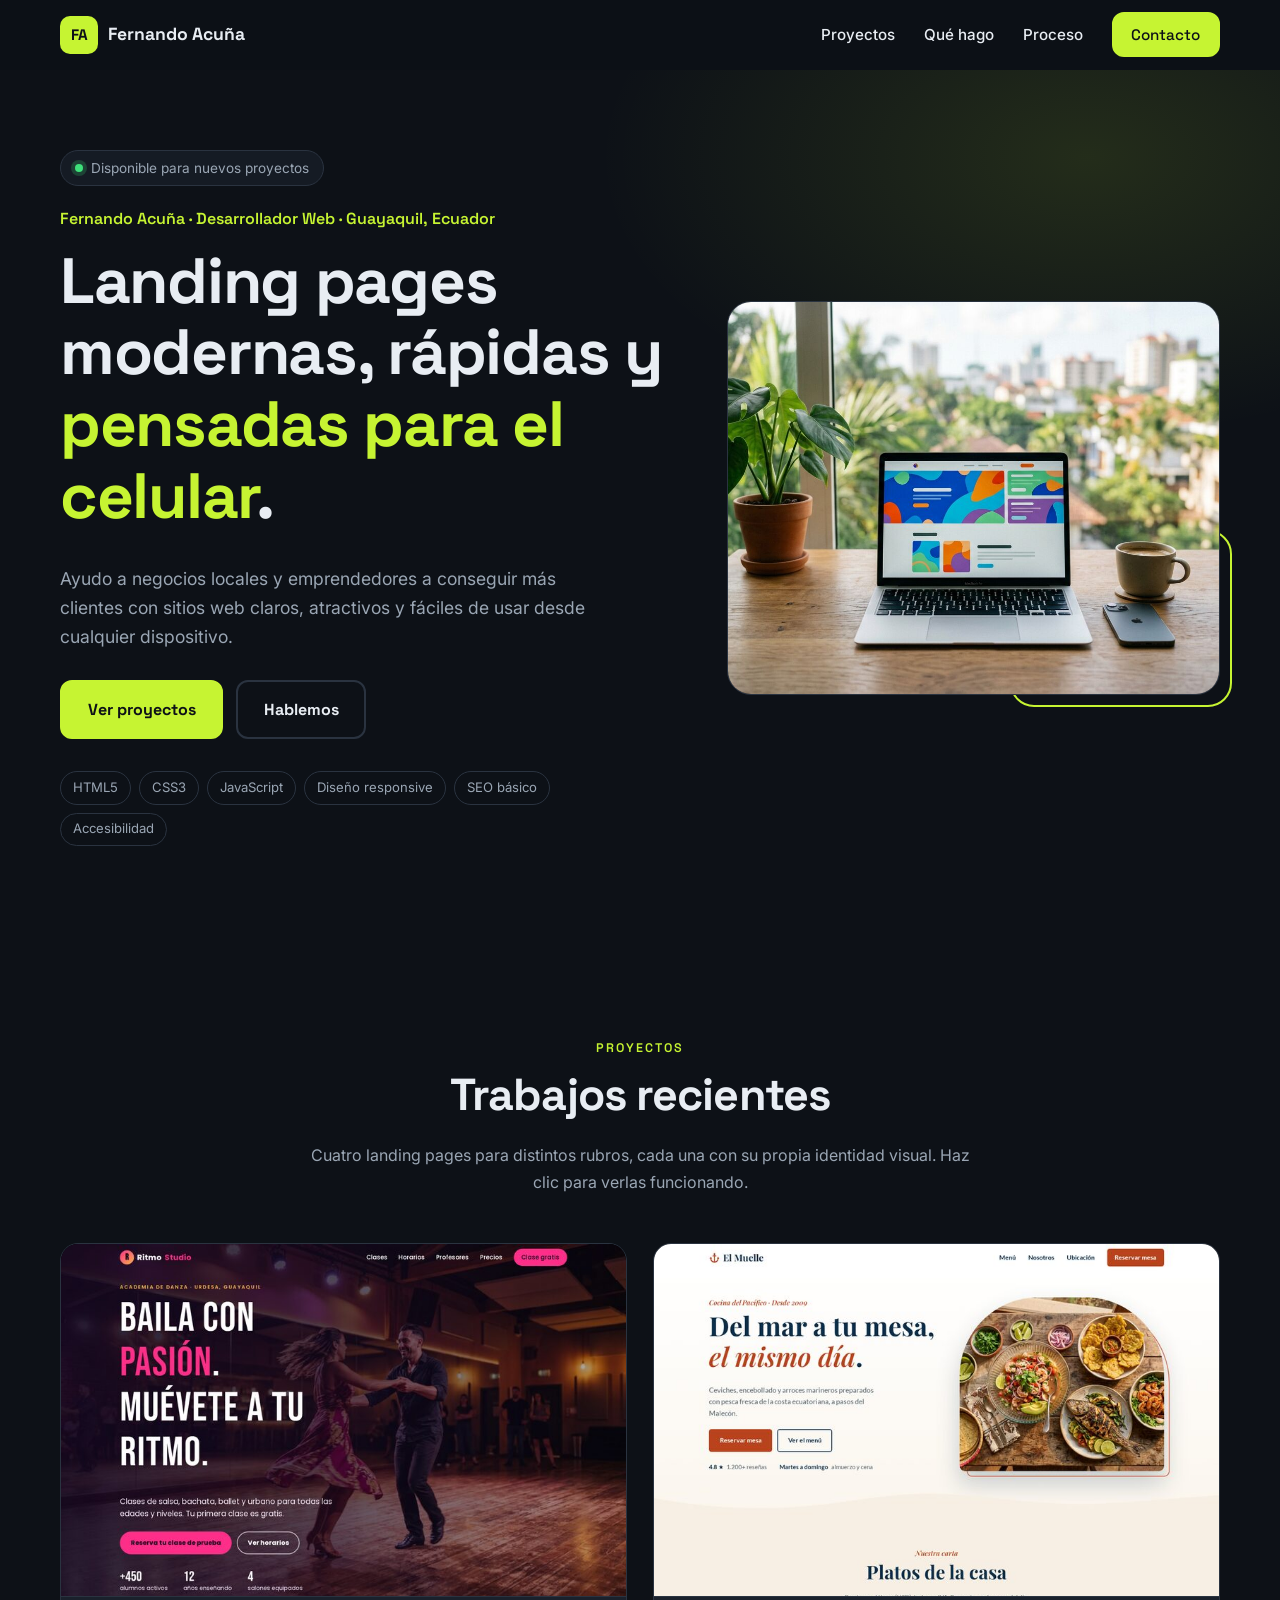
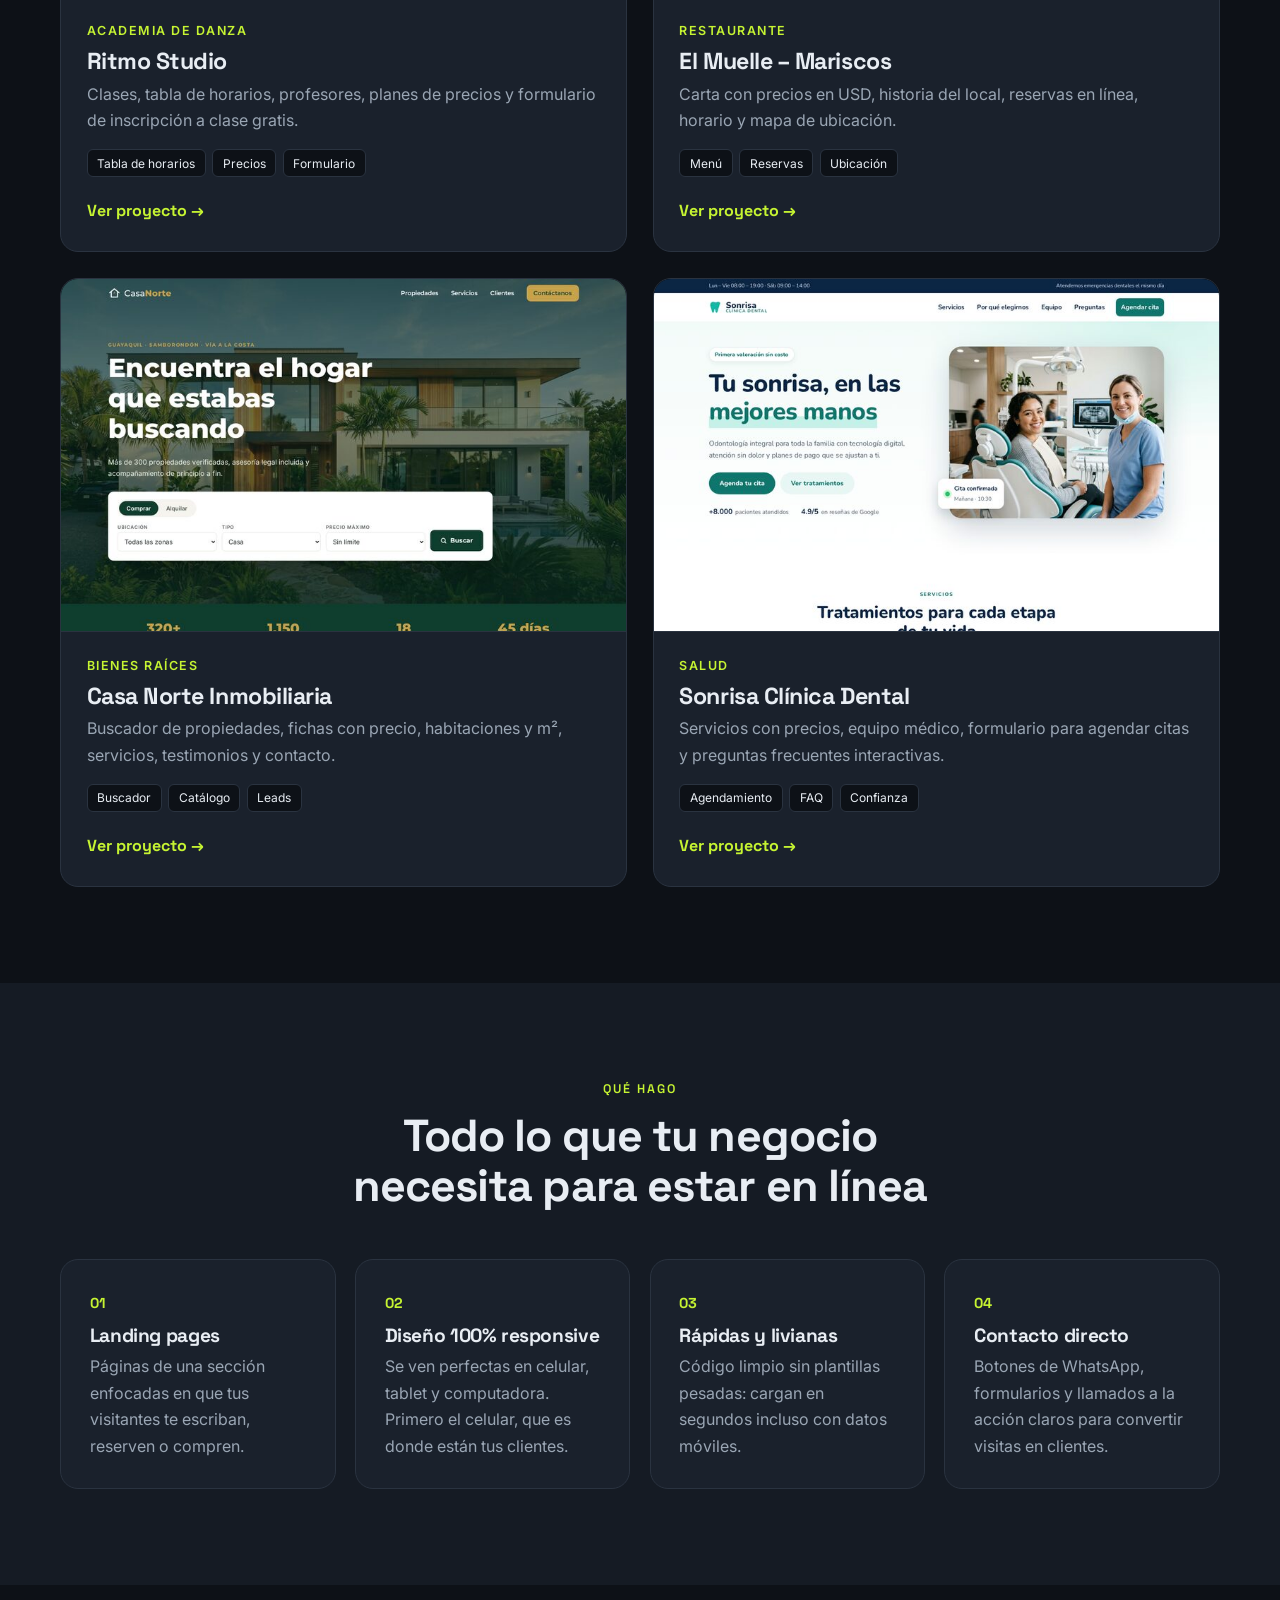
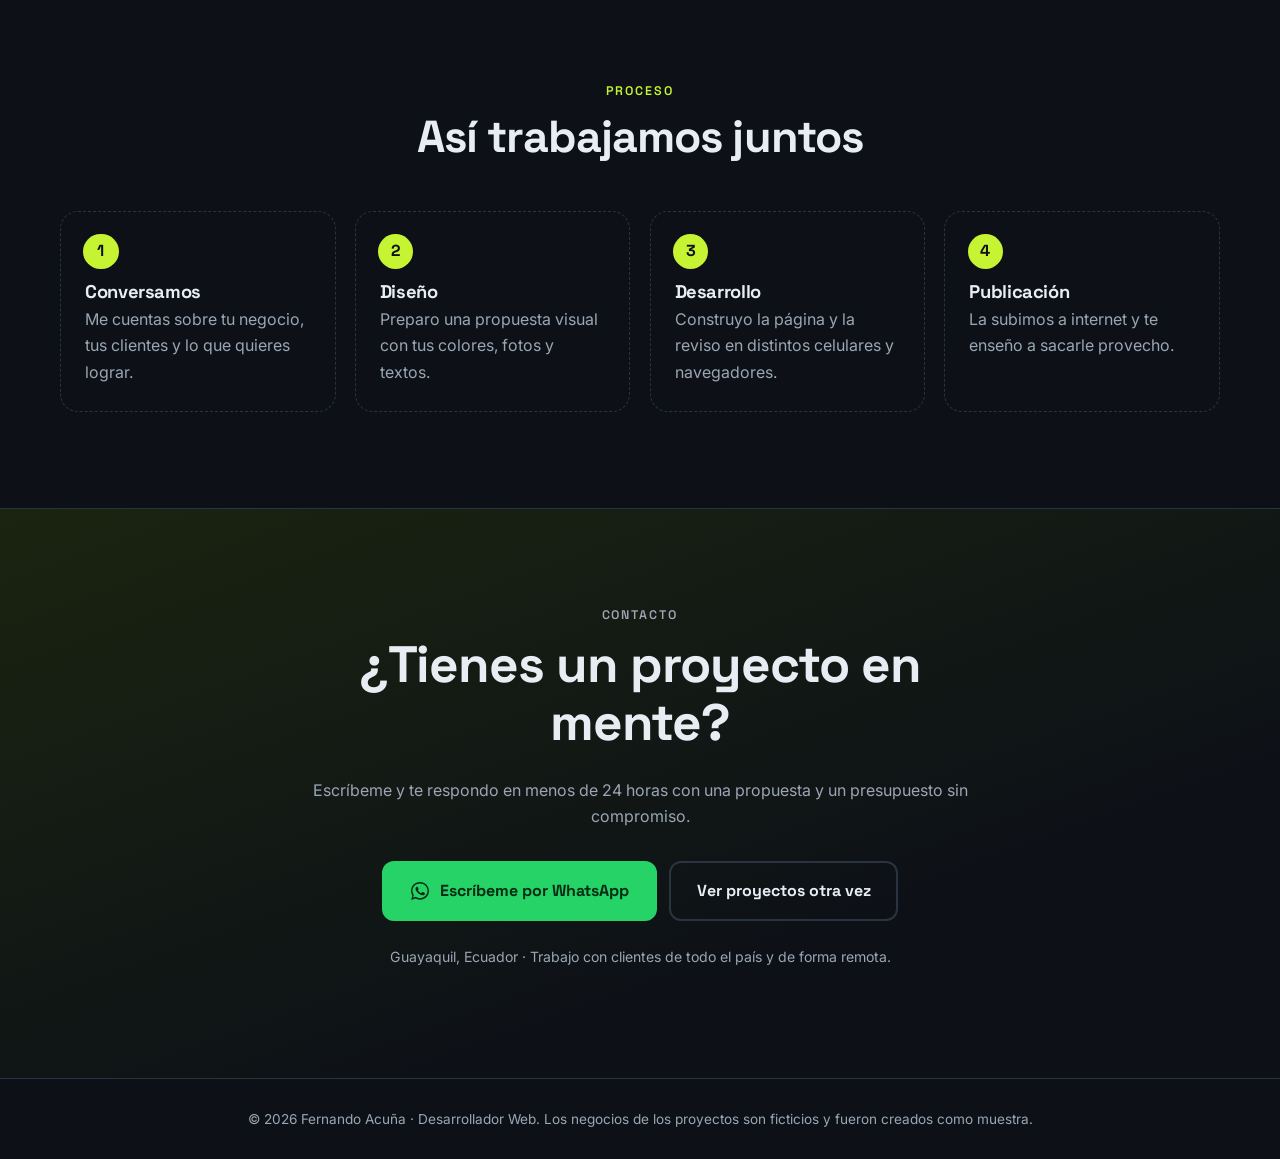
<file: index.html>
<!DOCTYPE html>
<html lang="es">
<head>
  <meta charset="UTF-8">
  <meta name="viewport" content="width=device-width, initial-scale=1">
  <title>Fernando Acuña · Desarrollador Web · Guayaquil, Ecuador</title>
  <meta name="description" content="Portafolio de Fernando Acuña, desarrollador web en Guayaquil. Landing pages modernas, rápidas y pensadas para el celular.">
  <link rel="preconnect" href="https://fonts.googleapis.com">
  <link rel="preconnect" href="https://fonts.gstatic.com" crossorigin>
  <link href="https://fonts.googleapis.com/css2?family=Space+Grotesk:wght@500;600;700&family=Inter:wght@400;500;600&display=swap" rel="stylesheet">
  <link rel="stylesheet" href="styles.css">
</head>
<body>
  <a class="skip-link" href="#main">Saltar al contenido</a>

  <header class="site-header">
    <div class="container nav-wrap">
      <a href="#inicio" class="brand" aria-label="Fernando Acuña, inicio"><span class="logo" aria-hidden="true">FA</span> Fernando Acuña</a>
      <button class="nav-toggle" aria-expanded="false" aria-controls="menu" aria-label="Abrir menú">
        <span></span><span></span><span></span>
      </button>
      <nav id="menu" class="nav" aria-label="Principal">
        <ul>
          <li><a href="#proyectos">Proyectos</a></li>
          <li><a href="#servicios">Qué hago</a></li>
          <li><a href="#proceso">Proceso</a></li>
          <li><a href="#contacto" class="btn btn-sm">Contacto</a></li>
        </ul>
      </nav>
    </div>
  </header>

  <main id="main">
    <section id="inicio" class="hero">
      <div class="container hero-grid">
        <div class="hero-copy">
          <p class="status"><span class="live" aria-hidden="true"></span> Disponible para nuevos proyectos</p>
          <p class="role">Fernando Acuña · Desarrollador Web · Guayaquil, Ecuador</p>
          <h1>Landing pages modernas, rápidas y <span class="hl">pensadas para el celular</span>.</h1>
          <p class="lead">Ayudo a negocios locales y emprendedores a conseguir más clientes con sitios web claros, atractivos y fáciles de usar desde cualquier dispositivo.</p>
          <div class="hero-actions">
            <a href="#proyectos" class="btn">Ver proyectos</a>
            <a href="#contacto" class="btn btn-ghost">Hablemos</a>
          </div>
          <ul class="skills" aria-label="Tecnologías">
            <li>HTML5</li><li>CSS3</li><li>JavaScript</li><li>Diseño responsive</li><li>SEO básico</li><li>Accesibilidad</li>
          </ul>
        </div>
        <figure class="hero-media">
          <img src="img/hero.jpg" alt="Escritorio con laptop mostrando un sitio web colorido, celular y taza de café junto a una ventana" width="1408" height="768">
        </figure>
      </div>
    </section>

    <section id="proyectos" class="section">
      <div class="container">
        <header class="section-head">
          <p class="eyebrow">Proyectos</p>
          <h2>Trabajos recientes</h2>
          <p>Cuatro landing pages para distintos rubros, cada una con su propia identidad visual. Haz clic para verlas funcionando.</p>
        </header>
        <div class="projects">
          <article class="project">
            <a href="danza/index.html" class="project-link">
              <div class="thumb"><img src="img/thumb-danza.jpg" alt="Vista previa de la landing page de Ritmo Studio, academia de danza" loading="lazy" width="800" height="500"></div>
              <div class="project-body">
                <p class="cat">Academia de danza</p>
                <h3>Ritmo Studio</h3>
                <p>Clases, tabla de horarios, profesores, planes de precios y formulario de inscripción a clase gratis.</p>
                <ul class="tags"><li>Tabla de horarios</li><li>Precios</li><li>Formulario</li></ul>
                <span class="go">Ver proyecto →</span>
              </div>
            </a>
          </article>
          <article class="project">
            <a href="mariscos/index.html" class="project-link">
              <div class="thumb"><img src="img/thumb-mariscos.jpg" alt="Vista previa de la landing page de El Muelle, restaurante de mariscos" loading="lazy" width="800" height="500"></div>
              <div class="project-body">
                <p class="cat">Restaurante</p>
                <h3>El Muelle – Mariscos</h3>
                <p>Carta con precios en USD, historia del local, reservas en línea, horario y mapa de ubicación.</p>
                <ul class="tags"><li>Menú</li><li>Reservas</li><li>Ubicación</li></ul>
                <span class="go">Ver proyecto →</span>
              </div>
            </a>
          </article>
          <article class="project">
            <a href="inmobiliaria/index.html" class="project-link">
              <div class="thumb"><img src="img/thumb-inmobiliaria.jpg" alt="Vista previa de la landing page de Casa Norte Inmobiliaria" loading="lazy" width="800" height="500"></div>
              <div class="project-body">
                <p class="cat">Bienes raíces</p>
                <h3>Casa Norte Inmobiliaria</h3>
                <p>Buscador de propiedades, fichas con precio, habitaciones y m², servicios, testimonios y contacto.</p>
                <ul class="tags"><li>Buscador</li><li>Catálogo</li><li>Leads</li></ul>
                <span class="go">Ver proyecto →</span>
              </div>
            </a>
          </article>
          <article class="project">
            <a href="clinica-dental/index.html" class="project-link">
              <div class="thumb"><img src="img/thumb-clinica-dental.jpg" alt="Vista previa de la landing page de Sonrisa Clínica Dental" loading="lazy" width="800" height="500"></div>
              <div class="project-body">
                <p class="cat">Salud</p>
                <h3>Sonrisa Clínica Dental</h3>
                <p>Servicios con precios, equipo médico, formulario para agendar citas y preguntas frecuentes interactivas.</p>
                <ul class="tags"><li>Agendamiento</li><li>FAQ</li><li>Confianza</li></ul>
                <span class="go">Ver proyecto →</span>
              </div>
            </a>
          </article>
        </div>
      </div>
    </section>

    <section id="servicios" class="section alt">
      <div class="container">
        <header class="section-head">
          <p class="eyebrow">Qué hago</p>
          <h2>Todo lo que tu negocio necesita para estar en línea</h2>
        </header>
        <div class="offers">
          <article class="offer"><span class="num">01</span><h3>Landing pages</h3><p>Páginas de una sección enfocadas en que tus visitantes te escriban, reserven o compren.</p></article>
          <article class="offer"><span class="num">02</span><h3>Diseño 100% responsive</h3><p>Se ven perfectas en celular, tablet y computadora. Primero el celular, que es donde están tus clientes.</p></article>
          <article class="offer"><span class="num">03</span><h3>Rápidas y livianas</h3><p>Código limpio sin plantillas pesadas: cargan en segundos incluso con datos móviles.</p></article>
          <article class="offer"><span class="num">04</span><h3>Contacto directo</h3><p>Botones de WhatsApp, formularios y llamados a la acción claros para convertir visitas en clientes.</p></article>
        </div>
      </div>
    </section>

    <section id="proceso" class="section">
      <div class="container">
        <header class="section-head">
          <p class="eyebrow">Proceso</p>
          <h2>Así trabajamos juntos</h2>
        </header>
        <ol class="steps">
          <li><h3>Conversamos</h3><p>Me cuentas sobre tu negocio, tus clientes y lo que quieres lograr.</p></li>
          <li><h3>Diseño</h3><p>Preparo una propuesta visual con tus colores, fotos y textos.</p></li>
          <li><h3>Desarrollo</h3><p>Construyo la página y la reviso en distintos celulares y navegadores.</p></li>
          <li><h3>Publicación</h3><p>La subimos a internet y te enseño a sacarle provecho.</p></li>
        </ol>
      </div>
    </section>

    <section id="contacto" class="section contact">
      <div class="container contact-inner">
        <p class="eyebrow">Contacto</p>
        <h2>¿Tienes un proyecto en mente?</h2>
        <p>Escríbeme y te respondo en menos de 24 horas con una propuesta y un presupuesto sin compromiso.</p>
        <div class="contact-actions">
          <a href="#contacto" class="btn btn-wa">
            <svg viewBox="0 0 32 32" aria-hidden="true" focusable="false"><path fill="currentColor" d="M16 3C8.8 3 3 8.7 3 15.8c0 2.5.7 4.9 2 7L3 29l6.4-2c2 1.1 4.3 1.7 6.6 1.7 7.2 0 13-5.7 13-12.8S23.2 3 16 3zm0 23.4c-2.1 0-4.1-.6-5.9-1.7l-.4-.2-3.8 1.2 1.2-3.7-.3-.4c-1.2-1.8-1.8-3.8-1.8-5.9C5 9.9 9.9 5.2 16 5.2s11 4.7 11 10.6-4.9 10.6-11 10.6zm6-7.9c-.3-.2-1.9-.9-2.2-1s-.5-.2-.7.2-.8 1-1 1.2-.4.2-.7.1c-.3-.2-1.4-.5-2.6-1.6-1-.9-1.6-1.9-1.8-2.2s0-.5.1-.6l.5-.6c.2-.2.2-.4.3-.6.1-.2 0-.4 0-.6l-1-2.4c-.3-.6-.5-.5-.7-.5h-.6c-.2 0-.6.1-.9.4s-1.2 1.1-1.2 2.7 1.2 3.1 1.4 3.4c.2.2 2.4 3.6 5.8 5 2.9 1.1 3.4.9 4.1.8.6-.1 1.9-.8 2.2-1.5.3-.8.3-1.4.2-1.5-.1-.2-.3-.3-.6-.4z"/></svg>
            Escríbeme por WhatsApp
          </a>
          <a href="#proyectos" class="btn btn-ghost">Ver proyectos otra vez</a>
        </div>
        <p class="small">Guayaquil, Ecuador · Trabajo con clientes de todo el país y de forma remota.</p>
      </div>
    </section>
  </main>

  <footer class="site-footer">
    <div class="container">
      <p>© <span data-year>2026</span> Fernando Acuña · Desarrollador Web. Los negocios de los proyectos son ficticios y fueron creados como muestra.</p>
    </div>
  </footer>

  <script src="main.js"></script>
</body>
</html>
</file>
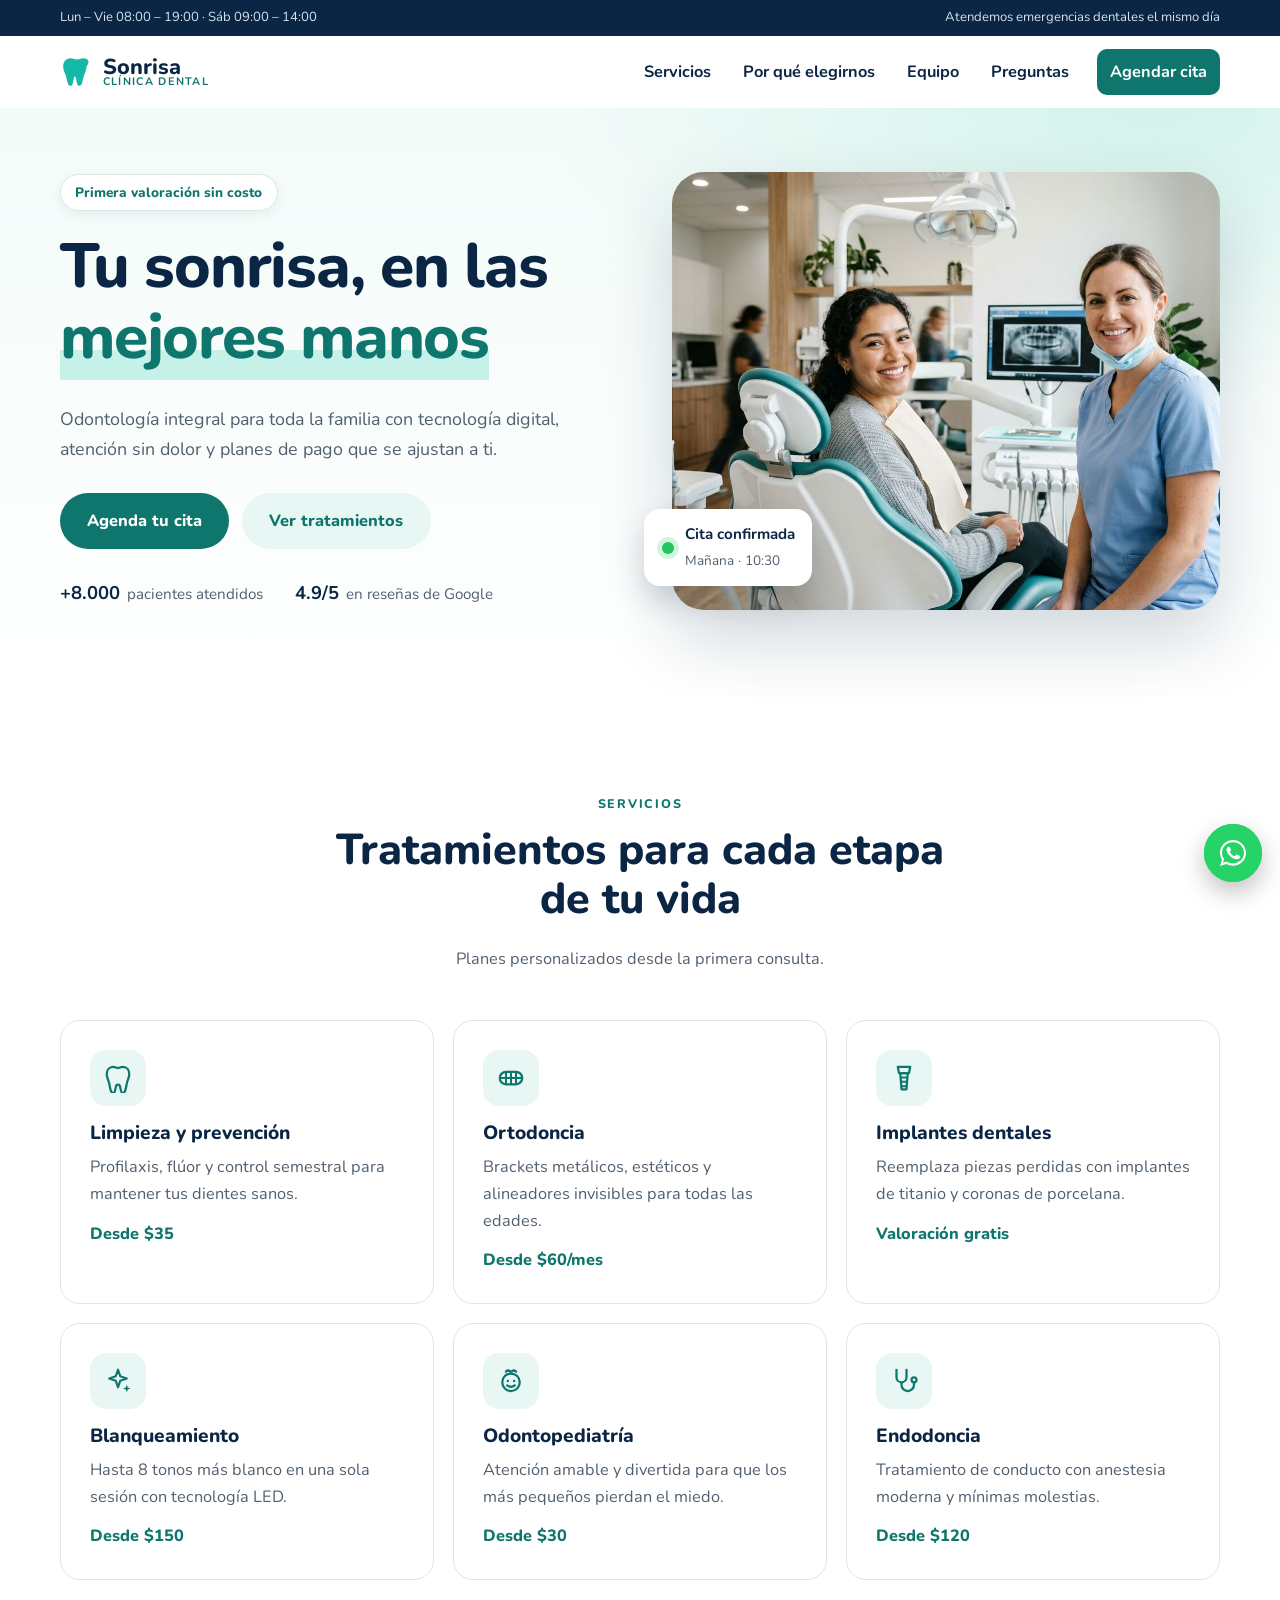
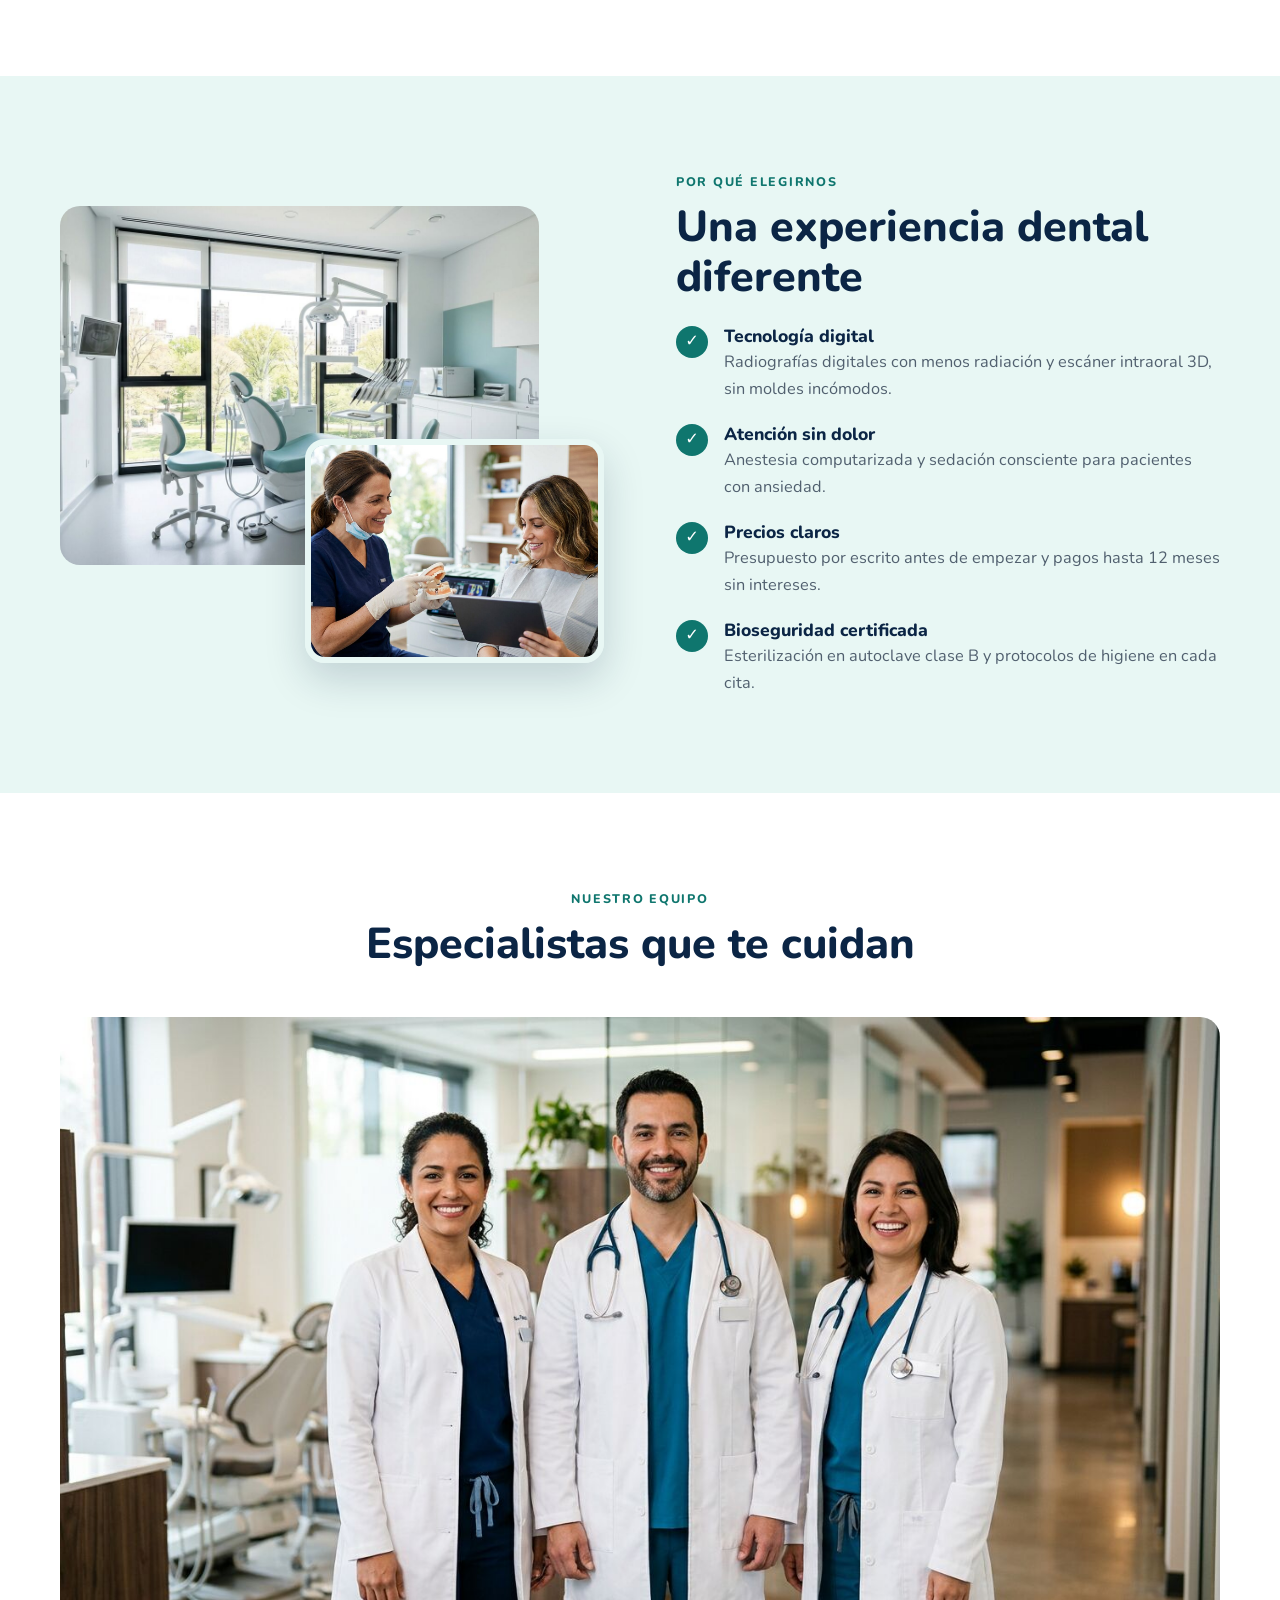
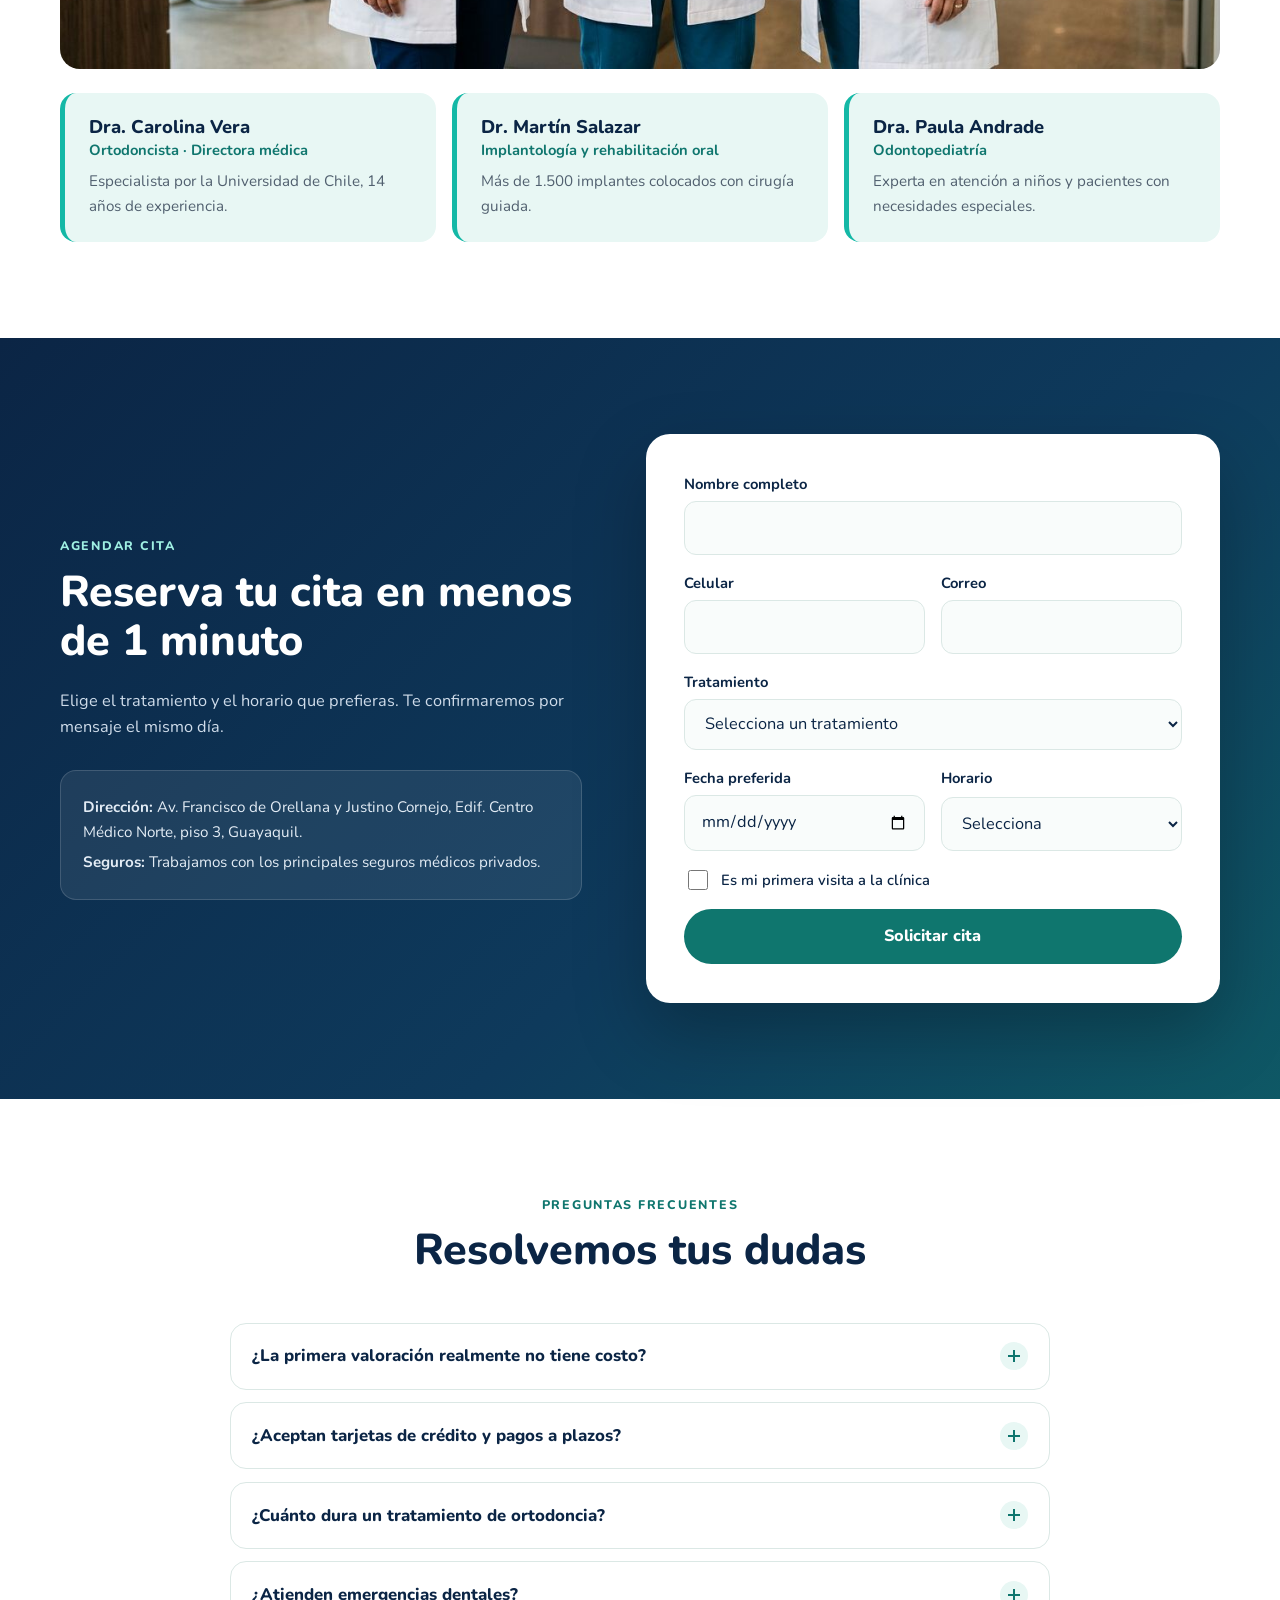
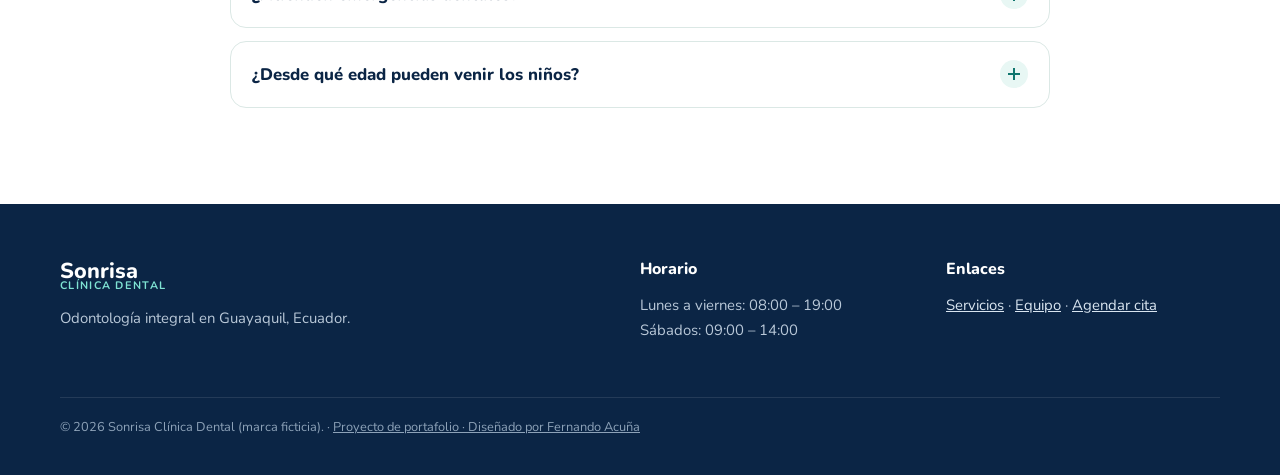
<file: clinica-dental/index.html>
<!DOCTYPE html>
<html lang="es">
<head>
  <meta charset="UTF-8">
  <meta name="viewport" content="width=device-width, initial-scale=1">
  <title>Sonrisa Clínica Dental – Odontología integral en Guayaquil</title>
  <meta name="description" content="Limpiezas, ortodoncia, implantes y blanqueamiento en Guayaquil. Agenda tu cita de valoración en Sonrisa Clínica Dental.">
  <link rel="preconnect" href="https://fonts.googleapis.com">
  <link rel="preconnect" href="https://fonts.gstatic.com" crossorigin>
  <link href="https://fonts.googleapis.com/css2?family=Nunito:wght@400;600;700;800&display=swap" rel="stylesheet">
  <link rel="stylesheet" href="styles.css">
</head>
<body>
  <a class="skip-link" href="#main">Saltar al contenido</a>

  <div class="topbar">
    <div class="container topbar-inner">
      <span>Lun – Vie 08:00 – 19:00 · Sáb 09:00 – 14:00</span>
      <span class="hide-sm">Atendemos emergencias dentales el mismo día</span>
    </div>
  </div>

  <header class="site-header">
    <div class="container nav-wrap">
      <a href="#inicio" class="brand" aria-label="Sonrisa Clínica Dental, inicio">
        <svg viewBox="0 0 32 32" aria-hidden="true" focusable="false"><path fill="currentColor" d="M10 3c-4 0-7 3-7 7.5 0 3 1 5 2 7.5.9 2.300 1.5 5.500 2.200 8.200.4 1.600 1.400 2.800 2.600 2.800 1.400 0 2-1.200 2.400-3.200l.8-4c.2-1 .6-1.500 1-1.500s.8.500 1 1.500l.8 4c.4 2 1 3.200 2.400 3.200 1.200 0 2.200-1.200 2.600-2.800.7-2.700 1.300-5.900 2.200-8.200 1-2.500 2-4.500 2-7.500C29 6 26 3 22 3c-2.400 0-3.800 1.200-6 1.200S12.400 3 10 3z"/></svg>
        <span>Sonrisa <small>Clínica Dental</small></span>
      </a>
      <button class="nav-toggle" aria-expanded="false" aria-controls="menu" aria-label="Abrir menú">
        <span></span><span></span><span></span>
      </button>
      <nav id="menu" class="nav" aria-label="Principal">
        <ul>
          <li><a href="#servicios">Servicios</a></li>
          <li><a href="#nosotros">Por qué elegirnos</a></li>
          <li><a href="#equipo">Equipo</a></li>
          <li><a href="#faq">Preguntas</a></li>
          <li><a href="#cita" class="btn btn-sm">Agendar cita</a></li>
        </ul>
      </nav>
    </div>
  </header>

  <main id="main">
    <section id="inicio" class="hero">
      <div class="container hero-grid">
        <div class="hero-copy">
          <p class="pill">Primera valoración sin costo</p>
          <h1>Tu sonrisa, en las <span>mejores manos</span></h1>
          <p class="lead">Odontología integral para toda la familia con tecnología digital, atención sin dolor y planes de pago que se ajustan a ti.</p>
          <div class="hero-actions">
            <a href="#cita" class="btn">Agenda tu cita</a>
            <a href="#servicios" class="btn btn-soft">Ver tratamientos</a>
          </div>
          <ul class="trust">
            <li><strong>+8.000</strong> pacientes atendidos</li>
            <li><strong>4.9/5</strong> en reseñas de Google</li>
          </ul>
        </div>
        <div class="hero-media">
          <img src="img/hero.jpg" alt="Paciente sonriendo en el sillón dental junto a su odontóloga" width="1408" height="768">
          <div class="float-card" aria-hidden="true">
            <span class="dot"></span>
            <div><strong>Cita confirmada</strong><small>Mañana · 10:30</small></div>
          </div>
        </div>
      </div>
    </section>

    <section id="servicios" class="section">
      <div class="container">
        <header class="section-head">
          <p class="eyebrow">Servicios</p>
          <h2>Tratamientos para cada etapa de tu vida</h2>
          <p>Planes personalizados desde la primera consulta.</p>
        </header>
        <div class="services">
          <article class="service"><div class="ico" aria-hidden="true"><svg viewBox="0 0 24 24"><path d="M8 3C5 3 3 5.5 3 9c0 2.5 1 4 1.6 6 .7 2.3 1 5.5 1.7 7.3.4 1 1 1.7 1.8 1.7 1 0 1.4-1 1.7-2.5l.6-3c.2-.8.5-1.2 1.6-1.2s1.4.4 1.6 1.2l.6 3c.3 1.5.7 2.5 1.7 2.5.8 0 1.4-.7 1.8-1.7.7-1.8 1-5 1.7-7.3C20 13 21 11.5 21 9c0-3.5-2-6-5-6-2 0-2.6 1-4 1S10 3 8 3z" fill="none" stroke="currentColor" stroke-width="1.8" stroke-linejoin="round"/></svg></div><h3>Limpieza y prevención</h3><p>Profilaxis, flúor y control semestral para mantener tus dientes sanos.</p><p class="from">Desde $35</p></article>
          <article class="service"><div class="ico" aria-hidden="true"><svg viewBox="0 0 24 24"><rect x="3" y="7" width="18" height="10" rx="5" fill="none" stroke="currentColor" stroke-width="1.8"/><path d="M3 12h18M8 7v10M12 7v10M16 7v10" stroke="currentColor" stroke-width="1.6"/></svg></div><h3>Ortodoncia</h3><p>Brackets metálicos, estéticos y alineadores invisibles para todas las edades.</p><p class="from">Desde $60/mes</p></article>
          <article class="service"><div class="ico" aria-hidden="true"><svg viewBox="0 0 24 24"><path d="M7 3h10l-1 5H8z" fill="none" stroke="currentColor" stroke-width="1.8" stroke-linejoin="round"/><path d="M9 8h6l-1 13h-4z" fill="none" stroke="currentColor" stroke-width="1.8" stroke-linejoin="round"/><path d="M9.3 11.5h5.4M9.6 15h4.8M9.9 18.5h4.2" stroke="currentColor" stroke-width="1.6"/></svg></div><h3>Implantes dentales</h3><p>Reemplaza piezas perdidas con implantes de titanio y coronas de porcelana.</p><p class="from">Valoración gratis</p></article>
          <article class="service"><div class="ico" aria-hidden="true"><svg viewBox="0 0 24 24"><path d="M12 3l1.8 5.2L19 10l-5.2 1.8L12 17l-1.8-5.2L5 10l5.2-1.8z" fill="none" stroke="currentColor" stroke-width="1.8" stroke-linejoin="round"/><path d="M19 15l.8 2.2L22 18l-2.2.8L19 21l-.8-2.2L16 18l2.2-.8z" fill="currentColor"/></svg></div><h3>Blanqueamiento</h3><p>Hasta 8 tonos más blanco en una sola sesión con tecnología LED.</p><p class="from">Desde $150</p></article>
          <article class="service"><div class="ico" aria-hidden="true"><svg viewBox="0 0 24 24"><circle cx="12" cy="13" r="7" fill="none" stroke="currentColor" stroke-width="1.8"/><circle cx="9.5" cy="12" r="1" fill="currentColor"/><circle cx="14.5" cy="12" r="1" fill="currentColor"/><path d="M9 15.5c1.6 1.5 4.4 1.5 6 0" fill="none" stroke="currentColor" stroke-width="1.8" stroke-linecap="round"/><path d="M8 4.5c1-1 2.5-1 3.5 0M12.5 4.5c1-1 2.5-1 3.5 0" fill="none" stroke="currentColor" stroke-width="1.8" stroke-linecap="round"/></svg></div><h3>Odontopediatría</h3><p>Atención amable y divertida para que los más pequeños pierdan el miedo.</p><p class="from">Desde $30</p></article>
          <article class="service"><div class="ico" aria-hidden="true"><svg viewBox="0 0 24 24"><path d="M6 3v6a4 4 0 0 0 8 0V3" fill="none" stroke="currentColor" stroke-width="1.8" stroke-linecap="round"/><path d="M10 13v2a5 5 0 0 0 10 0v-2" fill="none" stroke="currentColor" stroke-width="1.8"/><circle cx="20" cy="11" r="2" fill="none" stroke="currentColor" stroke-width="1.8"/></svg></div><h3>Endodoncia</h3><p>Tratamiento de conducto con anestesia moderna y mínimas molestias.</p><p class="from">Desde $120</p></article>
        </div>
      </div>
    </section>

    <section id="nosotros" class="section mint">
      <div class="container why">
        <div class="why-media">
          <img src="img/consultorio.jpg" alt="Consultorio dental moderno y luminoso con sillón de color turquesa" loading="lazy" width="1408" height="768">
          <img src="img/consulta.jpg" alt="Odontóloga explicando un tratamiento a una paciente con una tablet" loading="lazy" width="1408" height="768" class="why-small">
        </div>
        <div>
          <p class="eyebrow">Por qué elegirnos</p>
          <h2>Una experiencia dental diferente</h2>
          <ul class="why-list">
            <li><span class="check" aria-hidden="true">✓</span><div><h3>Tecnología digital</h3><p>Radiografías digitales con menos radiación y escáner intraoral 3D, sin moldes incómodos.</p></div></li>
            <li><span class="check" aria-hidden="true">✓</span><div><h3>Atención sin dolor</h3><p>Anestesia computarizada y sedación consciente para pacientes con ansiedad.</p></div></li>
            <li><span class="check" aria-hidden="true">✓</span><div><h3>Precios claros</h3><p>Presupuesto por escrito antes de empezar y pagos hasta 12 meses sin intereses.</p></div></li>
            <li><span class="check" aria-hidden="true">✓</span><div><h3>Bioseguridad certificada</h3><p>Esterilización en autoclave clase B y protocolos de higiene en cada cita.</p></div></li>
          </ul>
        </div>
      </div>
    </section>

    <section id="equipo" class="section">
      <div class="container">
        <header class="section-head">
          <p class="eyebrow">Nuestro equipo</p>
          <h2>Especialistas que te cuidan</h2>
        </header>
        <div class="team">
          <img src="img/equipo.jpg" alt="Equipo de tres odontólogos de Sonrisa Clínica Dental sonriendo en la clínica" loading="lazy" width="1408" height="768" class="team-photo">
          <div class="team-cards">
            <article class="doc"><h3>Dra. Carolina Vera</h3><p class="spec">Ortodoncista · Directora médica</p><p>Especialista por la Universidad de Chile, 14 años de experiencia.</p></article>
            <article class="doc"><h3>Dr. Martín Salazar</h3><p class="spec">Implantología y rehabilitación oral</p><p>Más de 1.500 implantes colocados con cirugía guiada.</p></article>
            <article class="doc"><h3>Dra. Paula Andrade</h3><p class="spec">Odontopediatría</p><p>Experta en atención a niños y pacientes con necesidades especiales.</p></article>
          </div>
        </div>
      </div>
    </section>

    <section id="cita" class="section booking-sec">
      <div class="container booking">
        <div class="booking-copy">
          <p class="eyebrow light">Agendar cita</p>
          <h2>Reserva tu cita en menos de 1 minuto</h2>
          <p>Elige el tratamiento y el horario que prefieras. Te confirmaremos por mensaje el mismo día.</p>
          <div class="info-box">
            <p><strong>Dirección:</strong> Av. Francisco de Orellana y Justino Cornejo, Edif. Centro Médico Norte, piso 3, Guayaquil.</p>
            <p><strong>Seguros:</strong> Trabajamos con los principales seguros médicos privados.</p>
          </div>
        </div>
        <div class="form-card">
          <form data-demo novalidate>
            <div class="field"><label for="c-nombre">Nombre completo</label><input id="c-nombre" type="text" autocomplete="name" required></div>
            <div class="grid2">
              <div class="field"><label for="c-tel">Celular</label><input id="c-tel" type="tel" autocomplete="tel" required></div>
              <div class="field"><label for="c-email">Correo</label><input id="c-email" type="email" autocomplete="email"></div>
            </div>
            <div class="field">
              <label for="c-trat">Tratamiento</label>
              <select id="c-trat" required>
                <option value="">Selecciona un tratamiento</option>
                <option>Valoración general (gratis)</option><option>Limpieza</option><option>Ortodoncia</option><option>Implantes</option><option>Blanqueamiento</option><option>Odontopediatría</option><option>Emergencia / dolor</option>
              </select>
            </div>
            <div class="grid2">
              <div class="field"><label for="c-fecha">Fecha preferida</label><input id="c-fecha" type="date" required></div>
              <div class="field">
                <label for="c-turno">Horario</label>
                <select id="c-turno" required><option value="">Selecciona</option><option>Mañana (08:00 – 12:00)</option><option>Tarde (12:00 – 16:00)</option><option>Noche (16:00 – 19:00)</option></select>
              </div>
            </div>
            <div class="field check-field">
              <input id="c-primera" type="checkbox"><label for="c-primera">Es mi primera visita a la clínica</label>
            </div>
            <button type="submit" class="btn btn-block">Solicitar cita</button>
          </form>
          <div class="form-success" hidden tabindex="-1" role="status">
            <div class="ok-ico" aria-hidden="true"><svg viewBox="0 0 24 24"><path d="m5 12.5 4.5 4.5L19 7.5" fill="none" stroke="currentColor" stroke-width="3" stroke-linecap="round" stroke-linejoin="round"/></svg></div>
            <h3>¡Gracias! Recibimos tu solicitud</h3>
            <p>Nuestro equipo te escribirá hoy mismo para confirmar el día y la hora de tu cita.</p>
          </div>
        </div>
      </div>
    </section>

    <section id="faq" class="section">
      <div class="container faq-wrap">
        <header class="section-head">
          <p class="eyebrow">Preguntas frecuentes</p>
          <h2>Resolvemos tus dudas</h2>
        </header>
        <div class="faq">
          <div class="faq-item">
            <h3><button class="faq-q" aria-expanded="false" aria-controls="faq1">¿La primera valoración realmente no tiene costo?<span aria-hidden="true"></span></button></h3>
            <div id="faq1" class="faq-a" hidden><p>Sí. Incluye revisión completa, diagnóstico y presupuesto por escrito. Las radiografías, si se necesitan, tienen un costo adicional de $15.</p></div>
          </div>
          <div class="faq-item">
            <h3><button class="faq-q" aria-expanded="false" aria-controls="faq2">¿Aceptan tarjetas de crédito y pagos a plazos?<span aria-hidden="true"></span></button></h3>
            <div id="faq2" class="faq-a" hidden><p>Aceptamos todas las tarjetas, transferencias y efectivo. Con tarjetas participantes puedes diferir tu tratamiento hasta 12 meses sin intereses.</p></div>
          </div>
          <div class="faq-item">
            <h3><button class="faq-q" aria-expanded="false" aria-controls="faq3">¿Cuánto dura un tratamiento de ortodoncia?<span aria-hidden="true"></span></button></h3>
            <div id="faq3" class="faq-a" hidden><p>Depende de cada caso, pero en promedio entre 12 y 24 meses. En tu valoración te daremos un tiempo estimado personalizado.</p></div>
          </div>
          <div class="faq-item">
            <h3><button class="faq-q" aria-expanded="false" aria-controls="faq4">¿Atienden emergencias dentales?<span aria-hidden="true"></span></button></h3>
            <div id="faq4" class="faq-a" hidden><p>Sí. Reservamos espacios diarios para urgencias como dolor fuerte, fracturas o inflamación. Escríbenos y te atendemos el mismo día.</p></div>
          </div>
          <div class="faq-item">
            <h3><button class="faq-q" aria-expanded="false" aria-controls="faq5">¿Desde qué edad pueden venir los niños?<span aria-hidden="true"></span></button></h3>
            <div id="faq5" class="faq-a" hidden><p>Recomendamos la primera visita al salir el primer diente o antes del primer año. Nuestra odontopediatra hace que la experiencia sea tranquila y divertida.</p></div>
          </div>
        </div>
      </div>
    </section>
  </main>

  <footer class="site-footer">
    <div class="container foot-grid">
      <div>
        <p class="brand foot-brand"><span>Sonrisa <small>Clínica Dental</small></span></p>
        <p>Odontología integral en Guayaquil, Ecuador.</p>
      </div>
      <div>
        <h3>Horario</h3>
        <p>Lunes a viernes: 08:00 – 19:00<br>Sábados: 09:00 – 14:00</p>
      </div>
      <div>
        <h3>Enlaces</h3>
        <p><a href="#servicios">Servicios</a> · <a href="#equipo">Equipo</a> · <a href="#cita">Agendar cita</a></p>
      </div>
    </div>
    <p class="container credit">© <span data-year>2026</span> Sonrisa Clínica Dental (marca ficticia). · <a href="../index.html">Proyecto de portafolio · Diseñado por Fernando Acuña</a></p>
  </footer>

  <a href="#cita" class="wa-float" aria-label="Agendar por WhatsApp">
    <svg viewBox="0 0 32 32" aria-hidden="true" focusable="false"><path fill="currentColor" d="M16 3C8.8 3 3 8.7 3 15.8c0 2.5.7 4.9 2 7L3 29l6.4-2c2 1.1 4.3 1.7 6.6 1.7 7.2 0 13-5.7 13-12.8S23.2 3 16 3zm0 23.4c-2.1 0-4.1-.6-5.9-1.7l-.4-.2-3.8 1.2 1.2-3.7-.3-.4c-1.2-1.8-1.8-3.8-1.8-5.9C5 9.9 9.9 5.2 16 5.2s11 4.7 11 10.6-4.9 10.6-11 10.6zm6-7.9c-.3-.2-1.9-.9-2.2-1s-.5-.2-.7.2-.8 1-1 1.2-.4.2-.7.1c-.3-.2-1.4-.5-2.6-1.6-1-.9-1.6-1.9-1.8-2.2s0-.5.1-.6l.5-.6c.2-.2.2-.4.3-.6.1-.2 0-.4 0-.6l-1-2.4c-.3-.6-.5-.5-.7-.5h-.6c-.2 0-.6.1-.9.4s-1.2 1.1-1.2 2.7 1.2 3.1 1.4 3.4c.2.2 2.4 3.6 5.8 5 2.9 1.1 3.4.9 4.1.8.6-.1 1.9-.8 2.2-1.5.3-.8.3-1.4.2-1.5-.1-.2-.3-.3-.6-.4z"/></svg>
  </a>

  <script src="main.js"></script>
</body>
</html>
</file>
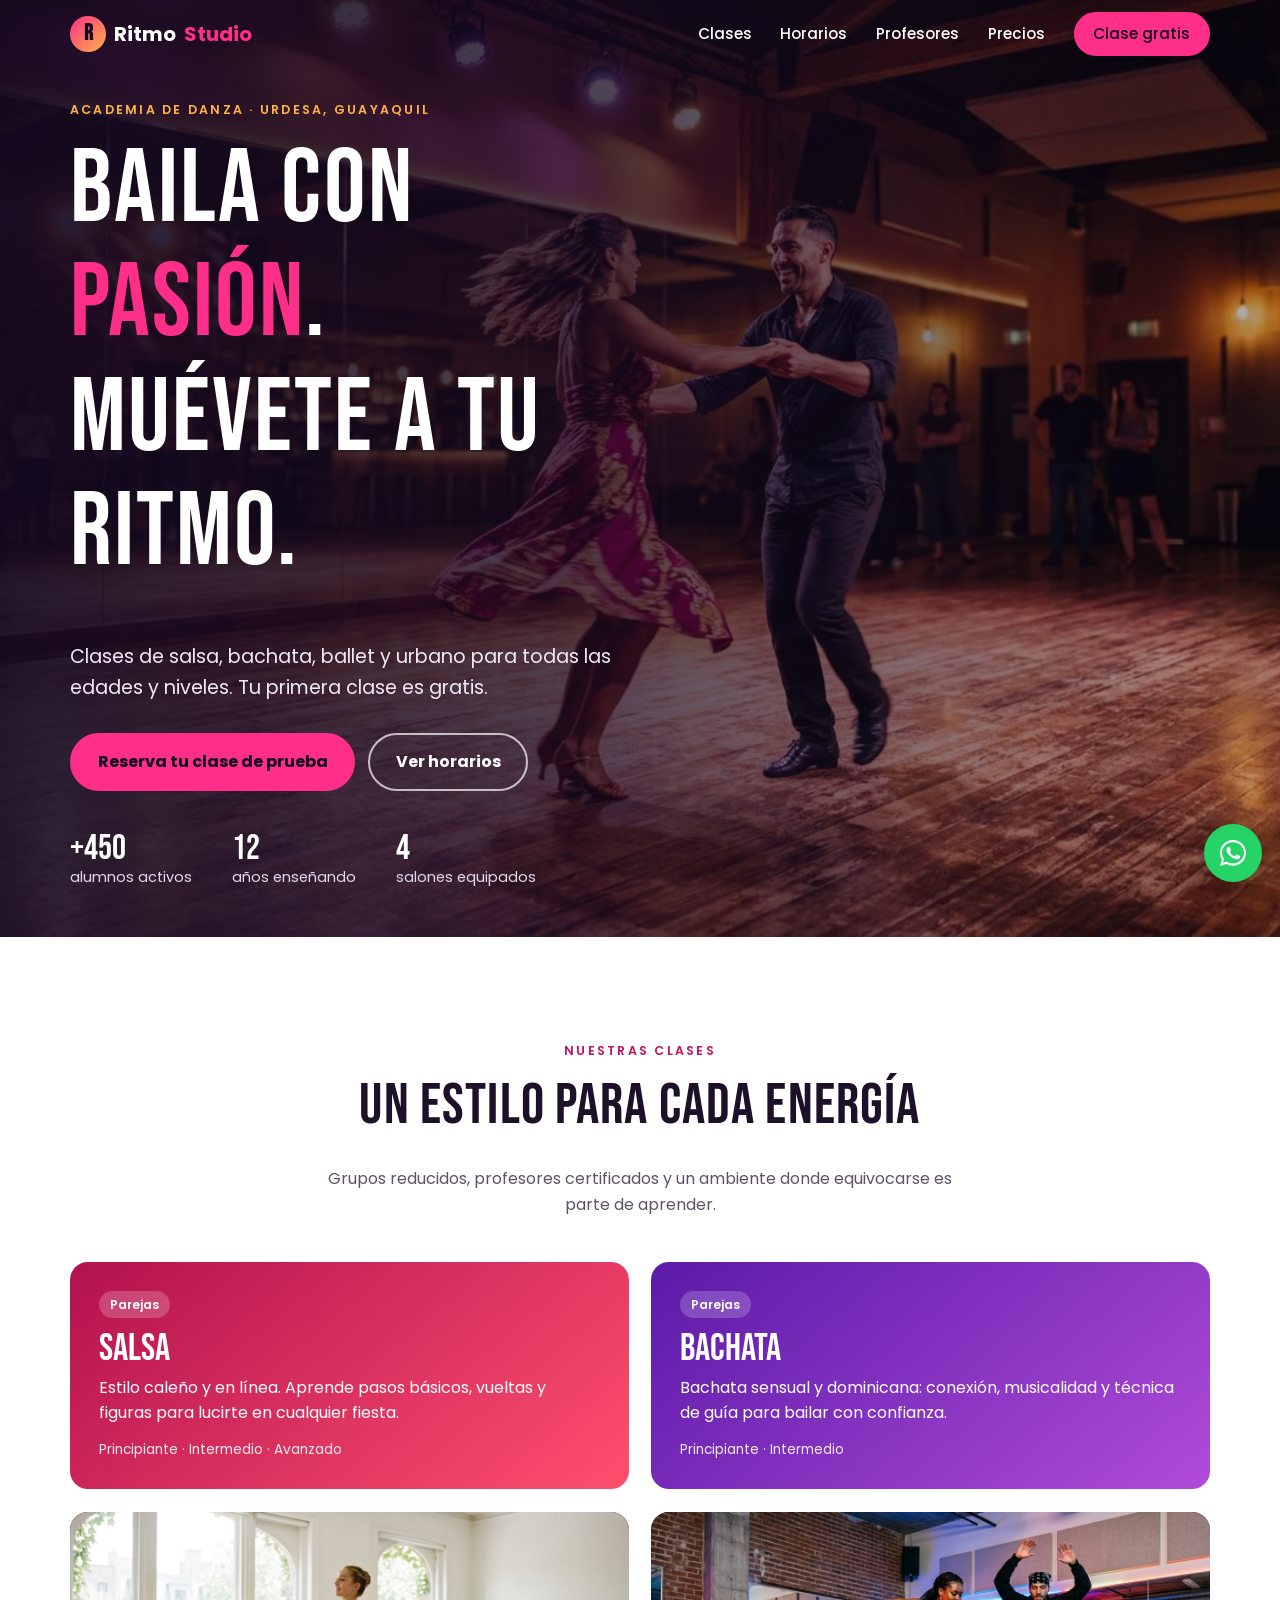
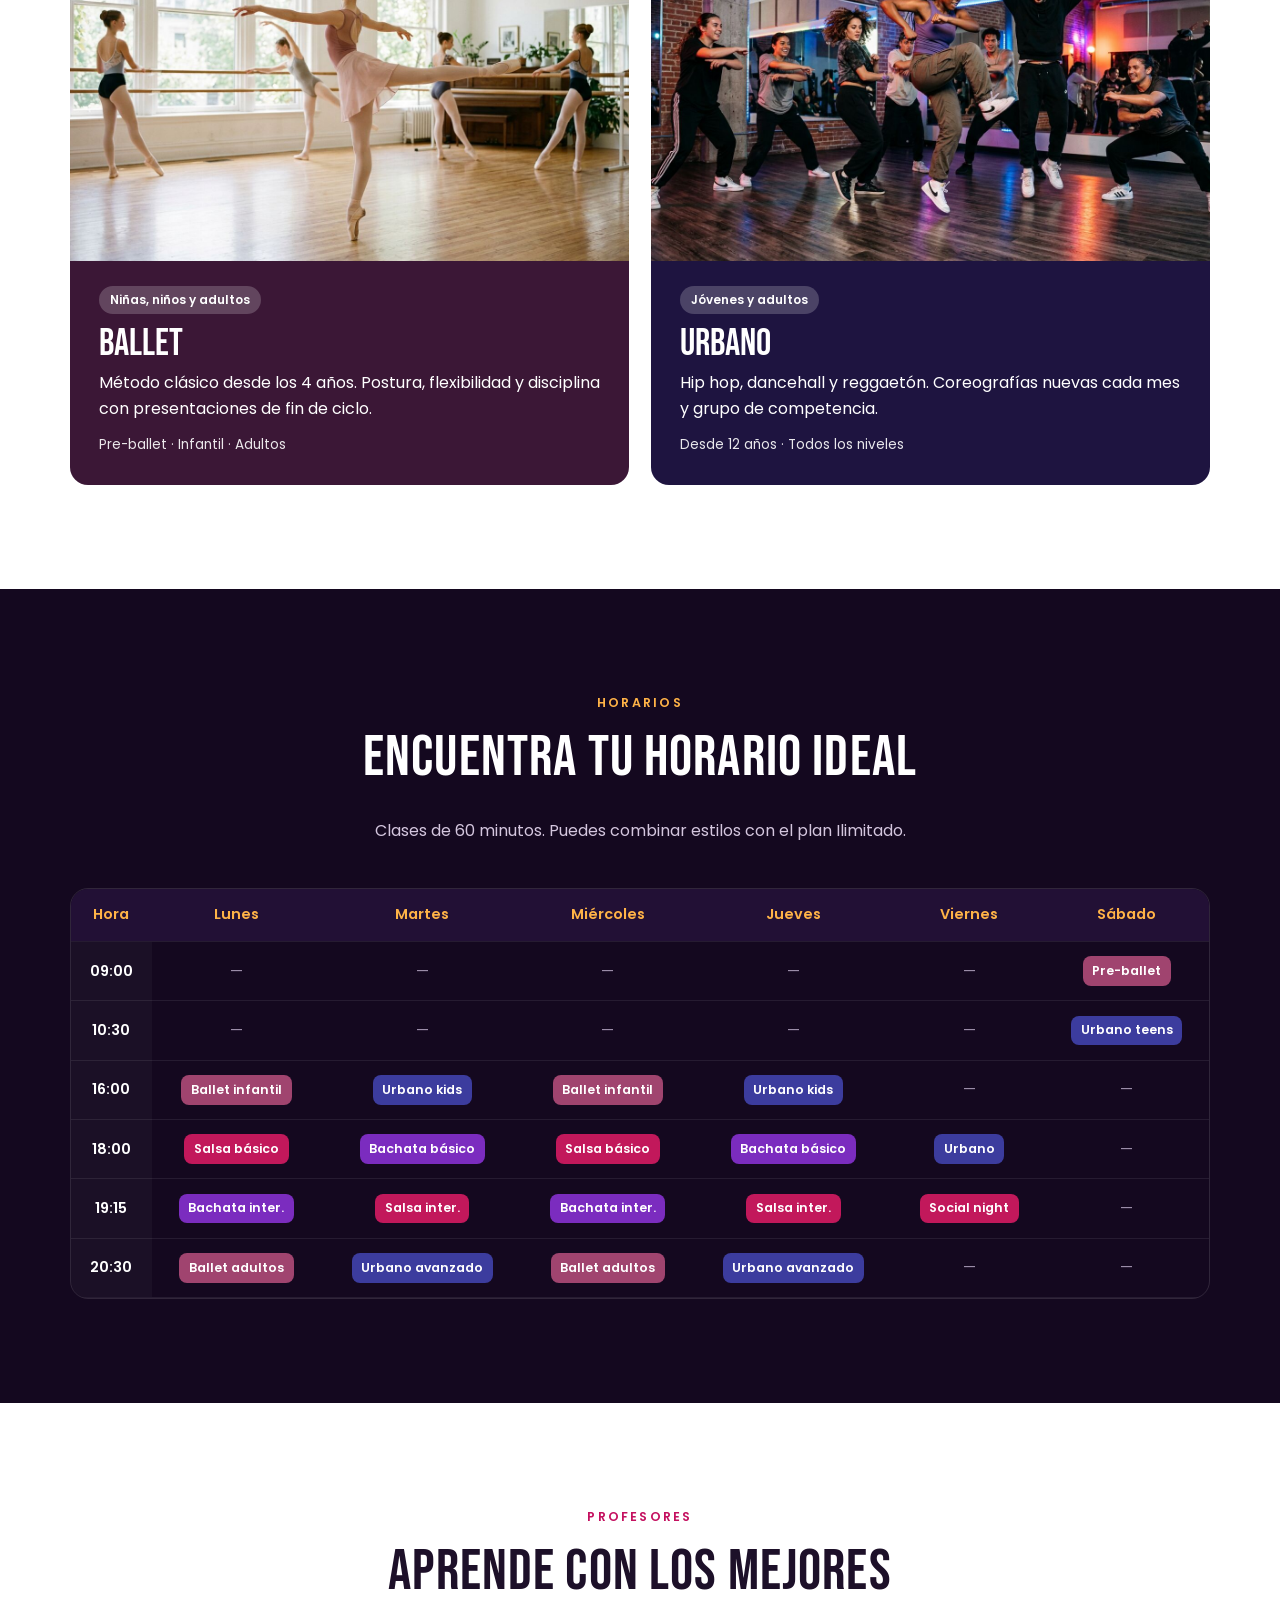
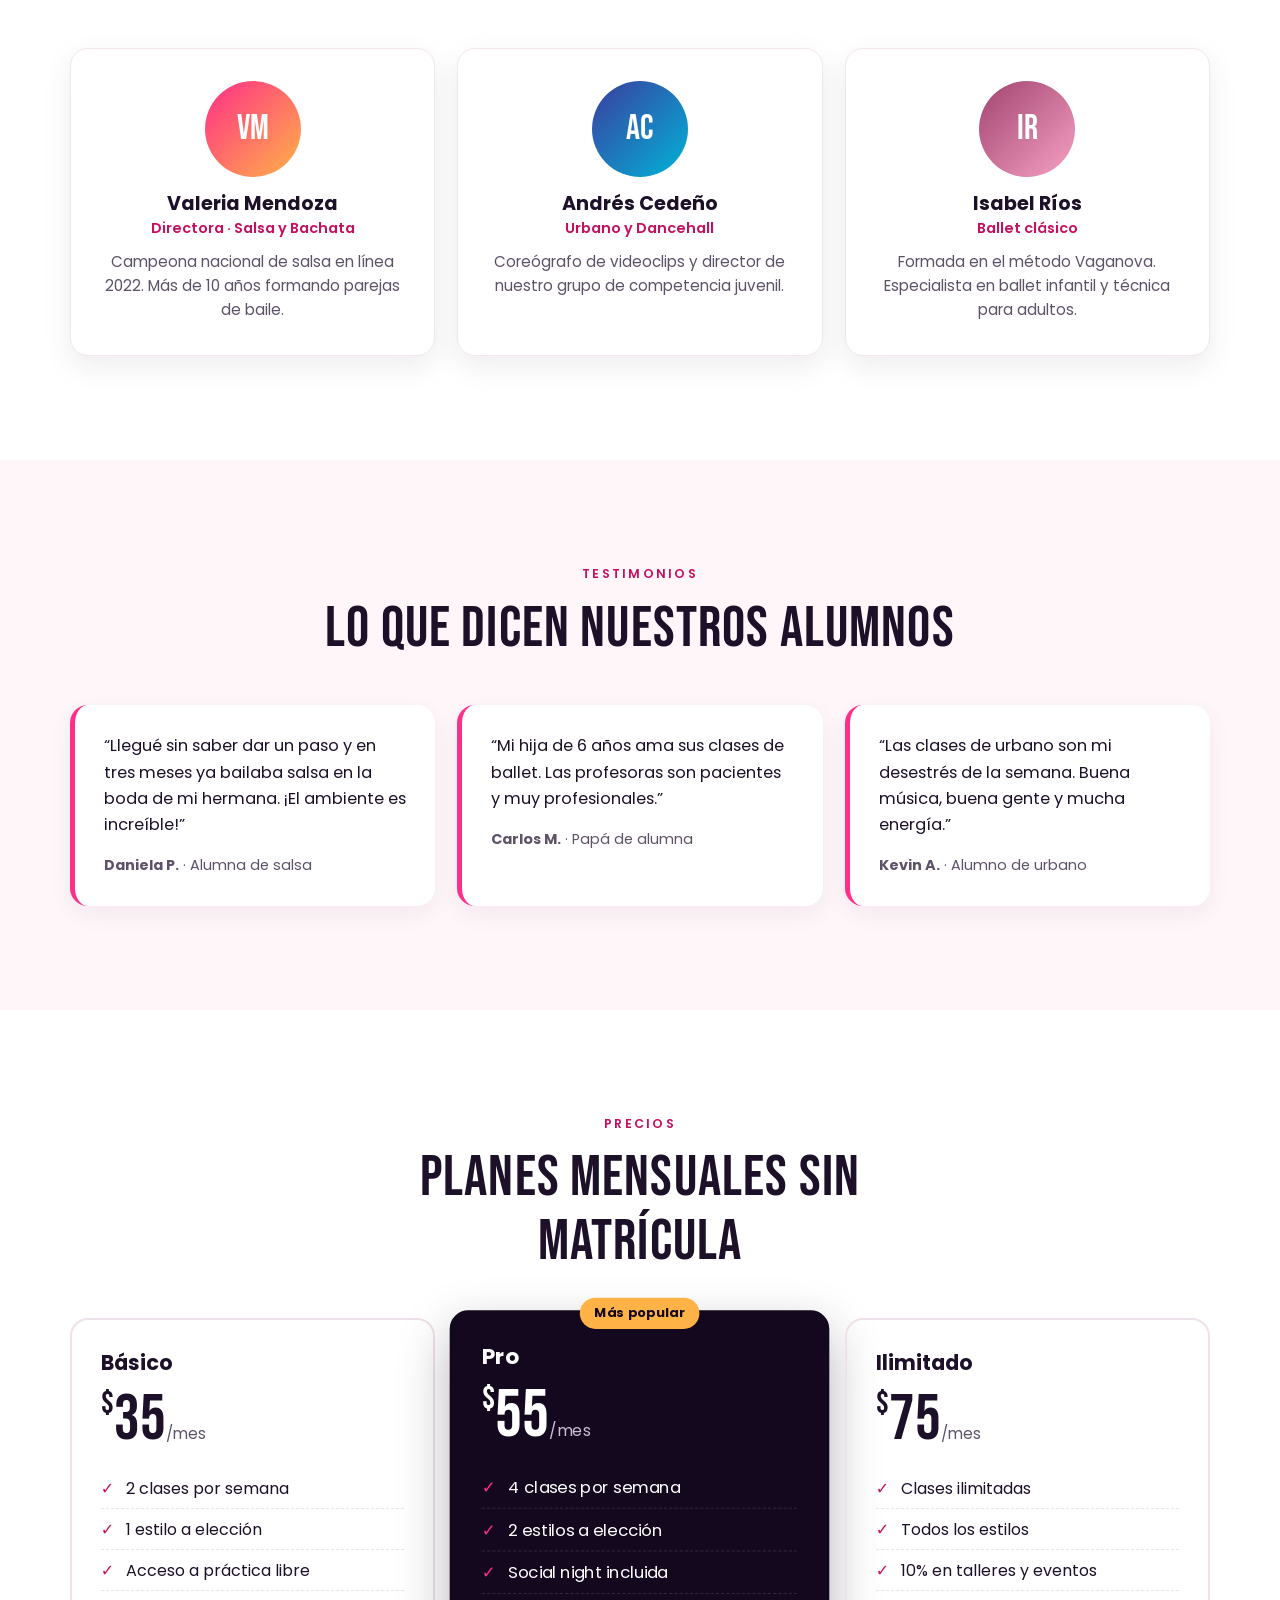
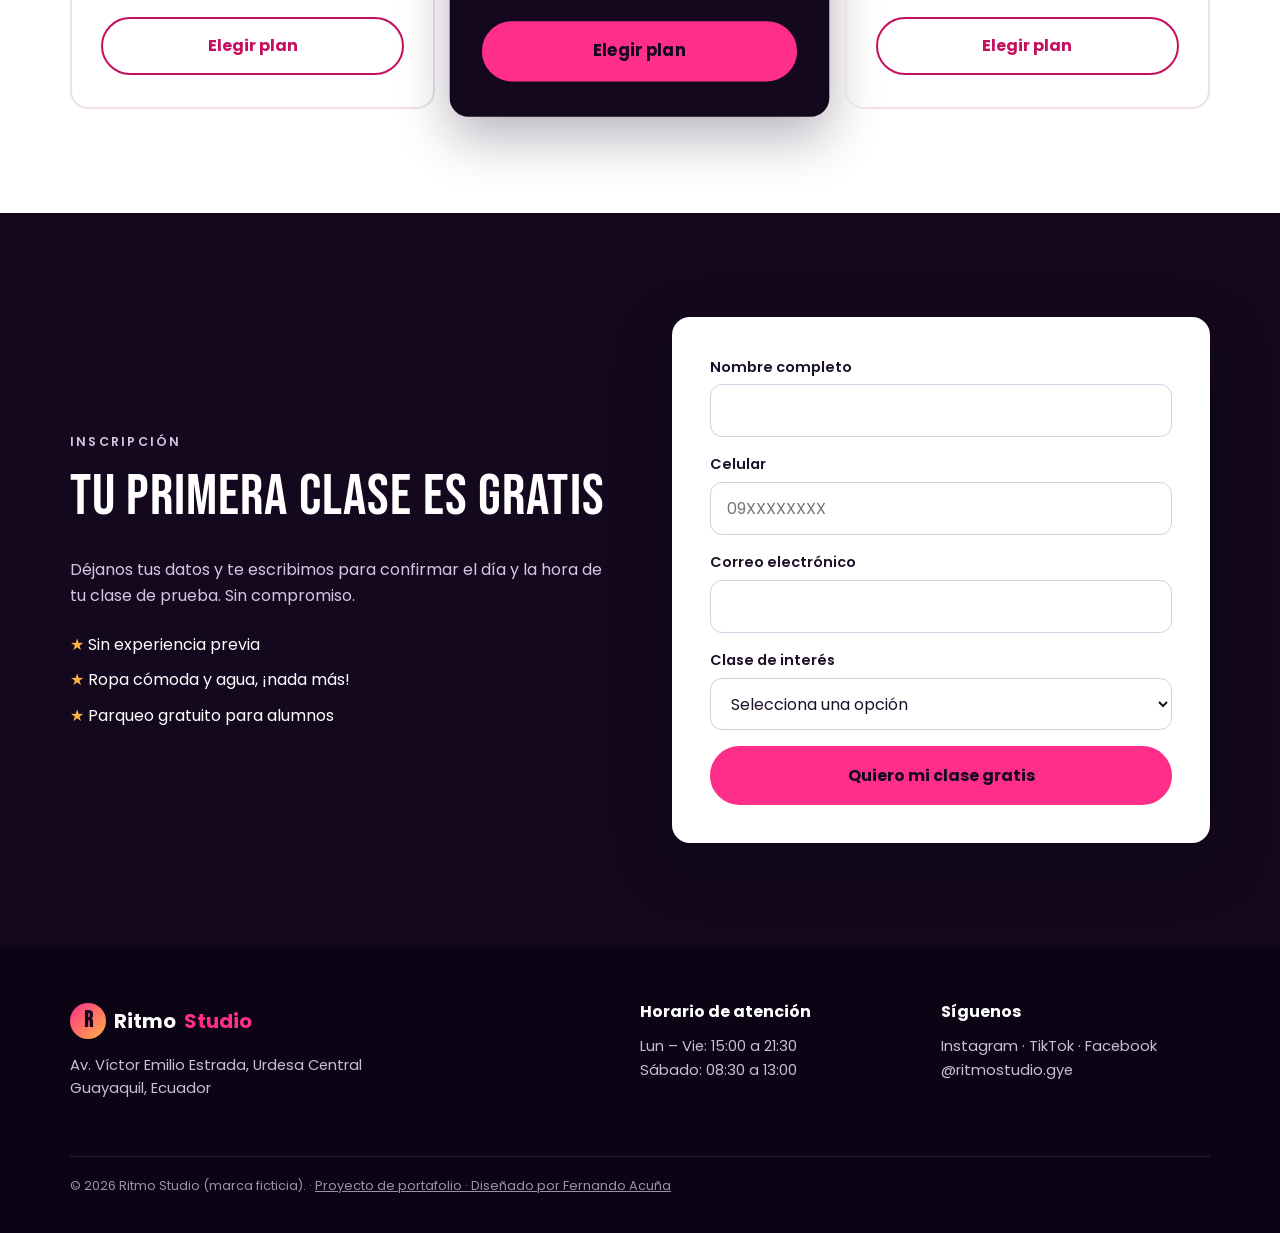
<file: danza/index.html>
<!DOCTYPE html>
<html lang="es">
<head>
  <meta charset="UTF-8">
  <meta name="viewport" content="width=device-width, initial-scale=1">
  <title>Ritmo Studio – Academia de Danza en Guayaquil</title>
  <meta name="description" content="Clases de salsa, bachata, ballet y urbano en Guayaquil para niños, jóvenes y adultos. Primera clase de prueba gratis.">
  <link rel="preconnect" href="https://fonts.googleapis.com">
  <link rel="preconnect" href="https://fonts.gstatic.com" crossorigin>
  <link href="https://fonts.googleapis.com/css2?family=Bebas+Neue&family=Poppins:wght@400;500;600;700&display=swap" rel="stylesheet">
  <link rel="stylesheet" href="styles.css">
</head>
<body>
  <a class="skip-link" href="#main">Saltar al contenido</a>

  <header class="site-header">
    <div class="container nav-wrap">
      <a href="#inicio" class="brand" aria-label="Ritmo Studio, inicio">
        <span class="brand-mark" aria-hidden="true">R</span> Ritmo<span>Studio</span>
      </a>
      <button class="nav-toggle" aria-expanded="false" aria-controls="menu" aria-label="Abrir menú">
        <span></span><span></span><span></span>
      </button>
      <nav id="menu" class="nav" aria-label="Principal">
        <ul>
          <li><a href="#clases">Clases</a></li>
          <li><a href="#horarios">Horarios</a></li>
          <li><a href="#profesores">Profesores</a></li>
          <li><a href="#precios">Precios</a></li>
          <li><a href="#inscripcion" class="btn btn-sm">Clase gratis</a></li>
        </ul>
      </nav>
    </div>
  </header>

  <main id="main">
    <section id="inicio" class="hero">
      <img src="img/hero.jpg" alt="Pareja bailando salsa en el salón principal de Ritmo Studio con luces cálidas" class="hero-bg" width="1408" height="768">
      <div class="hero-overlay"></div>
      <div class="container hero-content">
        <p class="eyebrow">Academia de danza · Urdesa, Guayaquil</p>
        <h1>Baila con <em>pasión</em>.<br>Muévete a tu ritmo.</h1>
        <p class="lead">Clases de salsa, bachata, ballet y urbano para todas las edades y niveles. Tu primera clase es gratis.</p>
        <div class="hero-actions">
          <a href="#inscripcion" class="btn">Reserva tu clase de prueba</a>
          <a href="#horarios" class="btn btn-ghost">Ver horarios</a>
        </div>
        <ul class="hero-stats" aria-label="Ritmo Studio en cifras">
          <li><strong>+450</strong> alumnos activos</li>
          <li><strong>12</strong> años enseñando</li>
          <li><strong>4</strong> salones equipados</li>
        </ul>
      </div>
    </section>

    <section id="clases" class="section">
      <div class="container">
        <header class="section-head">
          <p class="eyebrow">Nuestras clases</p>
          <h2>Un estilo para cada energía</h2>
          <p>Grupos reducidos, profesores certificados y un ambiente donde equivocarse es parte de aprender.</p>
        </header>
        <div class="classes-grid">
          <article class="class-card c-salsa">
            <span class="tag">Parejas</span>
            <h3>Salsa</h3>
            <p>Estilo caleño y en línea. Aprende pasos básicos, vueltas y figuras para lucirte en cualquier fiesta.</p>
            <p class="meta">Principiante · Intermedio · Avanzado</p>
          </article>
          <article class="class-card c-bachata">
            <span class="tag">Parejas</span>
            <h3>Bachata</h3>
            <p>Bachata sensual y dominicana: conexión, musicalidad y técnica de guía para bailar con confianza.</p>
            <p class="meta">Principiante · Intermedio</p>
          </article>
          <article class="class-card c-ballet with-img">
            <img src="img/ballet.jpg" alt="Alumnas de ballet practicando en barra en un salón con grandes ventanales" loading="lazy" width="1408" height="768">
            <div>
              <span class="tag">Niñas, niños y adultos</span>
              <h3>Ballet</h3>
              <p>Método clásico desde los 4 años. Postura, flexibilidad y disciplina con presentaciones de fin de ciclo.</p>
              <p class="meta">Pre-ballet · Infantil · Adultos</p>
            </div>
          </article>
          <article class="class-card c-urbano with-img">
            <img src="img/urbano.jpg" alt="Grupo de jóvenes ensayando una coreografía de danza urbana" loading="lazy" width="1408" height="768">
            <div>
              <span class="tag">Jóvenes y adultos</span>
              <h3>Urbano</h3>
              <p>Hip hop, dancehall y reggaetón. Coreografías nuevas cada mes y grupo de competencia.</p>
              <p class="meta">Desde 12 años · Todos los niveles</p>
            </div>
          </article>
        </div>
      </div>
    </section>

    <section id="horarios" class="section section-dark">
      <div class="container">
        <header class="section-head">
          <p class="eyebrow">Horarios</p>
          <h2>Encuentra tu horario ideal</h2>
          <p>Clases de 60 minutos. Puedes combinar estilos con el plan Ilimitado.</p>
        </header>
        <div class="table-wrap" role="region" aria-label="Tabla de horarios" tabindex="0">
          <table class="schedule">
            <caption class="sr-only">Horario semanal de clases</caption>
            <thead>
              <tr><th scope="col">Hora</th><th scope="col">Lunes</th><th scope="col">Martes</th><th scope="col">Miércoles</th><th scope="col">Jueves</th><th scope="col">Viernes</th><th scope="col">Sábado</th></tr>
            </thead>
            <tbody>
              <tr><th scope="row">09:00</th><td>—</td><td>—</td><td>—</td><td>—</td><td>—</td><td><span class="pill p-ballet">Pre-ballet</span></td></tr>
              <tr><th scope="row">10:30</th><td>—</td><td>—</td><td>—</td><td>—</td><td>—</td><td><span class="pill p-urbano">Urbano teens</span></td></tr>
              <tr><th scope="row">16:00</th><td><span class="pill p-ballet">Ballet infantil</span></td><td><span class="pill p-urbano">Urbano kids</span></td><td><span class="pill p-ballet">Ballet infantil</span></td><td><span class="pill p-urbano">Urbano kids</span></td><td>—</td><td>—</td></tr>
              <tr><th scope="row">18:00</th><td><span class="pill p-salsa">Salsa básico</span></td><td><span class="pill p-bachata">Bachata básico</span></td><td><span class="pill p-salsa">Salsa básico</span></td><td><span class="pill p-bachata">Bachata básico</span></td><td><span class="pill p-urbano">Urbano</span></td><td>—</td></tr>
              <tr><th scope="row">19:15</th><td><span class="pill p-bachata">Bachata inter.</span></td><td><span class="pill p-salsa">Salsa inter.</span></td><td><span class="pill p-bachata">Bachata inter.</span></td><td><span class="pill p-salsa">Salsa inter.</span></td><td><span class="pill p-salsa">Social night</span></td><td>—</td></tr>
              <tr><th scope="row">20:30</th><td><span class="pill p-ballet">Ballet adultos</span></td><td><span class="pill p-urbano">Urbano avanzado</span></td><td><span class="pill p-ballet">Ballet adultos</span></td><td><span class="pill p-urbano">Urbano avanzado</span></td><td>—</td><td>—</td></tr>
            </tbody>
          </table>
        </div>
        <p class="table-hint">Desliza la tabla horizontalmente en tu celular →</p>
      </div>
    </section>

    <section id="profesores" class="section">
      <div class="container">
        <header class="section-head">
          <p class="eyebrow">Profesores</p>
          <h2>Aprende con los mejores</h2>
        </header>
        <div class="team-grid">
          <article class="teacher">
            <div class="avatar a1" aria-hidden="true">VM</div>
            <h3>Valeria Mendoza</h3>
            <p class="role">Directora · Salsa y Bachata</p>
            <p>Campeona nacional de salsa en línea 2022. Más de 10 años formando parejas de baile.</p>
          </article>
          <article class="teacher">
            <div class="avatar a2" aria-hidden="true">AC</div>
            <h3>Andrés Cedeño</h3>
            <p class="role">Urbano y Dancehall</p>
            <p>Coreógrafo de videoclips y director de nuestro grupo de competencia juvenil.</p>
          </article>
          <article class="teacher">
            <div class="avatar a3" aria-hidden="true">IR</div>
            <h3>Isabel Ríos</h3>
            <p class="role">Ballet clásico</p>
            <p>Formada en el método Vaganova. Especialista en ballet infantil y técnica para adultos.</p>
          </article>
        </div>
      </div>
    </section>

    <section class="section section-tint" aria-labelledby="testimonios-title">
      <div class="container">
        <header class="section-head">
          <p class="eyebrow">Testimonios</p>
          <h2 id="testimonios-title">Lo que dicen nuestros alumnos</h2>
        </header>
        <div class="quotes">
          <figure class="quote">
            <blockquote>“Llegué sin saber dar un paso y en tres meses ya bailaba salsa en la boda de mi hermana. ¡El ambiente es increíble!”</blockquote>
            <figcaption><strong>Daniela P.</strong> · Alumna de salsa</figcaption>
          </figure>
          <figure class="quote">
            <blockquote>“Mi hija de 6 años ama sus clases de ballet. Las profesoras son pacientes y muy profesionales.”</blockquote>
            <figcaption><strong>Carlos M.</strong> · Papá de alumna</figcaption>
          </figure>
          <figure class="quote">
            <blockquote>“Las clases de urbano son mi desestrés de la semana. Buena música, buena gente y mucha energía.”</blockquote>
            <figcaption><strong>Kevin A.</strong> · Alumno de urbano</figcaption>
          </figure>
        </div>
      </div>
    </section>

    <section id="precios" class="section">
      <div class="container">
        <header class="section-head">
          <p class="eyebrow">Precios</p>
          <h2>Planes mensuales sin matrícula</h2>
        </header>
        <div class="pricing">
          <article class="plan">
            <h3>Básico</h3>
            <p class="price"><span>$</span>35<small>/mes</small></p>
            <ul><li>2 clases por semana</li><li>1 estilo a elección</li><li>Acceso a práctica libre</li></ul>
            <a href="#inscripcion" class="btn btn-outline">Elegir plan</a>
          </article>
          <article class="plan featured">
            <p class="badge">Más popular</p>
            <h3>Pro</h3>
            <p class="price"><span>$</span>55<small>/mes</small></p>
            <ul><li>4 clases por semana</li><li>2 estilos a elección</li><li>Social night incluida</li></ul>
            <a href="#inscripcion" class="btn">Elegir plan</a>
          </article>
          <article class="plan">
            <h3>Ilimitado</h3>
            <p class="price"><span>$</span>75<small>/mes</small></p>
            <ul><li>Clases ilimitadas</li><li>Todos los estilos</li><li>10% en talleres y eventos</li></ul>
            <a href="#inscripcion" class="btn btn-outline">Elegir plan</a>
          </article>
        </div>
      </div>
    </section>

    <section id="inscripcion" class="section section-dark">
      <div class="container signup">
        <div class="signup-copy">
          <p class="eyebrow">Inscripción</p>
          <h2>Tu primera clase es gratis</h2>
          <p>Déjanos tus datos y te escribimos para confirmar el día y la hora de tu clase de prueba. Sin compromiso.</p>
          <ul class="checks">
            <li>Sin experiencia previa</li>
            <li>Ropa cómoda y agua, ¡nada más!</li>
            <li>Parqueo gratuito para alumnos</li>
          </ul>
        </div>
        <div class="form-card">
          <form data-demo novalidate>
            <div class="field">
              <label for="d-nombre">Nombre completo</label>
              <input id="d-nombre" name="nombre" type="text" autocomplete="name" required>
            </div>
            <div class="field">
              <label for="d-tel">Celular</label>
              <input id="d-tel" name="telefono" type="tel" autocomplete="tel" placeholder="09XXXXXXXX" required>
            </div>
            <div class="field">
              <label for="d-email">Correo electrónico</label>
              <input id="d-email" name="email" type="email" autocomplete="email" required>
            </div>
            <div class="field">
              <label for="d-clase">Clase de interés</label>
              <select id="d-clase" name="clase" required>
                <option value="">Selecciona una opción</option>
                <option>Salsa</option><option>Bachata</option><option>Ballet</option><option>Urbano</option>
              </select>
            </div>
            <button type="submit" class="btn btn-block">Quiero mi clase gratis</button>
          </form>
          <div class="form-success" hidden tabindex="-1" role="status">
            <h3>¡Gracias por inscribirte!</h3>
            <p>Recibimos tus datos. Te contactaremos en las próximas horas para agendar tu clase de prueba.</p>
          </div>
        </div>
      </div>
    </section>
  </main>

  <footer class="site-footer">
    <div class="container footer-grid">
      <div>
        <p class="brand"><span class="brand-mark" aria-hidden="true">R</span> Ritmo<span>Studio</span></p>
        <p>Av. Víctor Emilio Estrada, Urdesa Central<br>Guayaquil, Ecuador</p>
      </div>
      <div>
        <h3>Horario de atención</h3>
        <p>Lun – Vie: 15:00 a 21:30<br>Sábado: 08:30 a 13:00</p>
      </div>
      <div>
        <h3>Síguenos</h3>
        <p>Instagram · TikTok · Facebook<br>@ritmostudio.gye</p>
      </div>
    </div>
    <p class="credit container">© <span data-year>2026</span> Ritmo Studio (marca ficticia). · <a href="../index.html">Proyecto de portafolio · Diseñado por Fernando Acuña</a></p>
  </footer>

  <a href="#inscripcion" class="wa-float" aria-label="Escríbenos por WhatsApp">
    <svg viewBox="0 0 32 32" aria-hidden="true" focusable="false"><path fill="currentColor" d="M16 3C8.8 3 3 8.7 3 15.8c0 2.5.7 4.9 2 7L3 29l6.4-2c2 1.1 4.3 1.7 6.6 1.7 7.2 0 13-5.7 13-12.8S23.2 3 16 3zm0 23.4c-2.1 0-4.1-.6-5.9-1.7l-.4-.2-3.8 1.2 1.2-3.7-.3-.4c-1.2-1.8-1.8-3.8-1.8-5.9C5 9.9 9.9 5.2 16 5.2s11 4.7 11 10.6-4.9 10.6-11 10.6zm6-7.9c-.3-.2-1.9-.9-2.2-1s-.5-.2-.7.2-.8 1-1 1.2-.4.2-.7.1c-.3-.2-1.4-.5-2.6-1.6-1-.9-1.6-1.9-1.8-2.2s0-.5.1-.6l.5-.6c.2-.2.2-.4.3-.6.1-.2 0-.4 0-.6l-1-2.4c-.3-.6-.5-.5-.7-.5h-.6c-.2 0-.6.1-.9.4s-1.2 1.1-1.2 2.7 1.2 3.1 1.4 3.4c.2.2 2.4 3.6 5.8 5 2.9 1.1 3.4.9 4.1.8.6-.1 1.9-.8 2.2-1.5.3-.8.3-1.4.2-1.5-.1-.2-.3-.3-.6-.4z"/></svg>
  </a>

  <script src="main.js"></script>
</body>
</html>
</file>
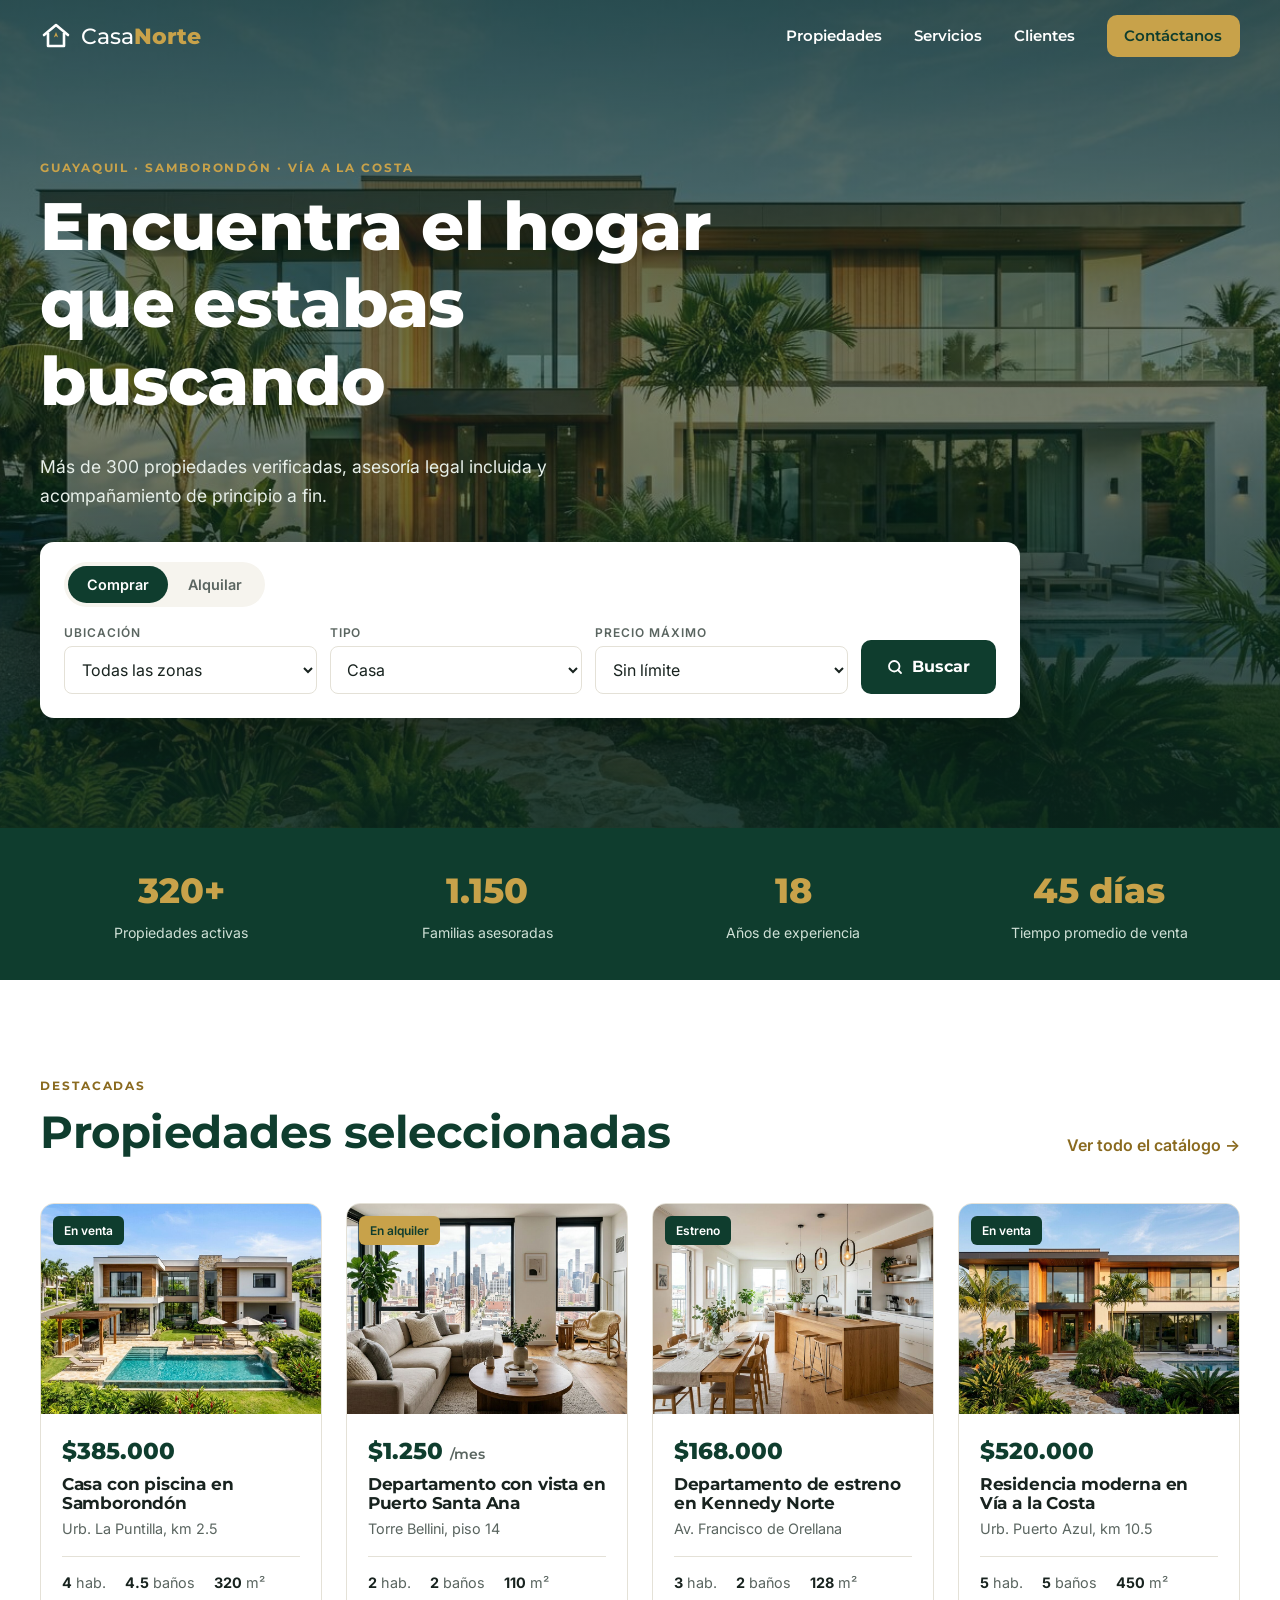
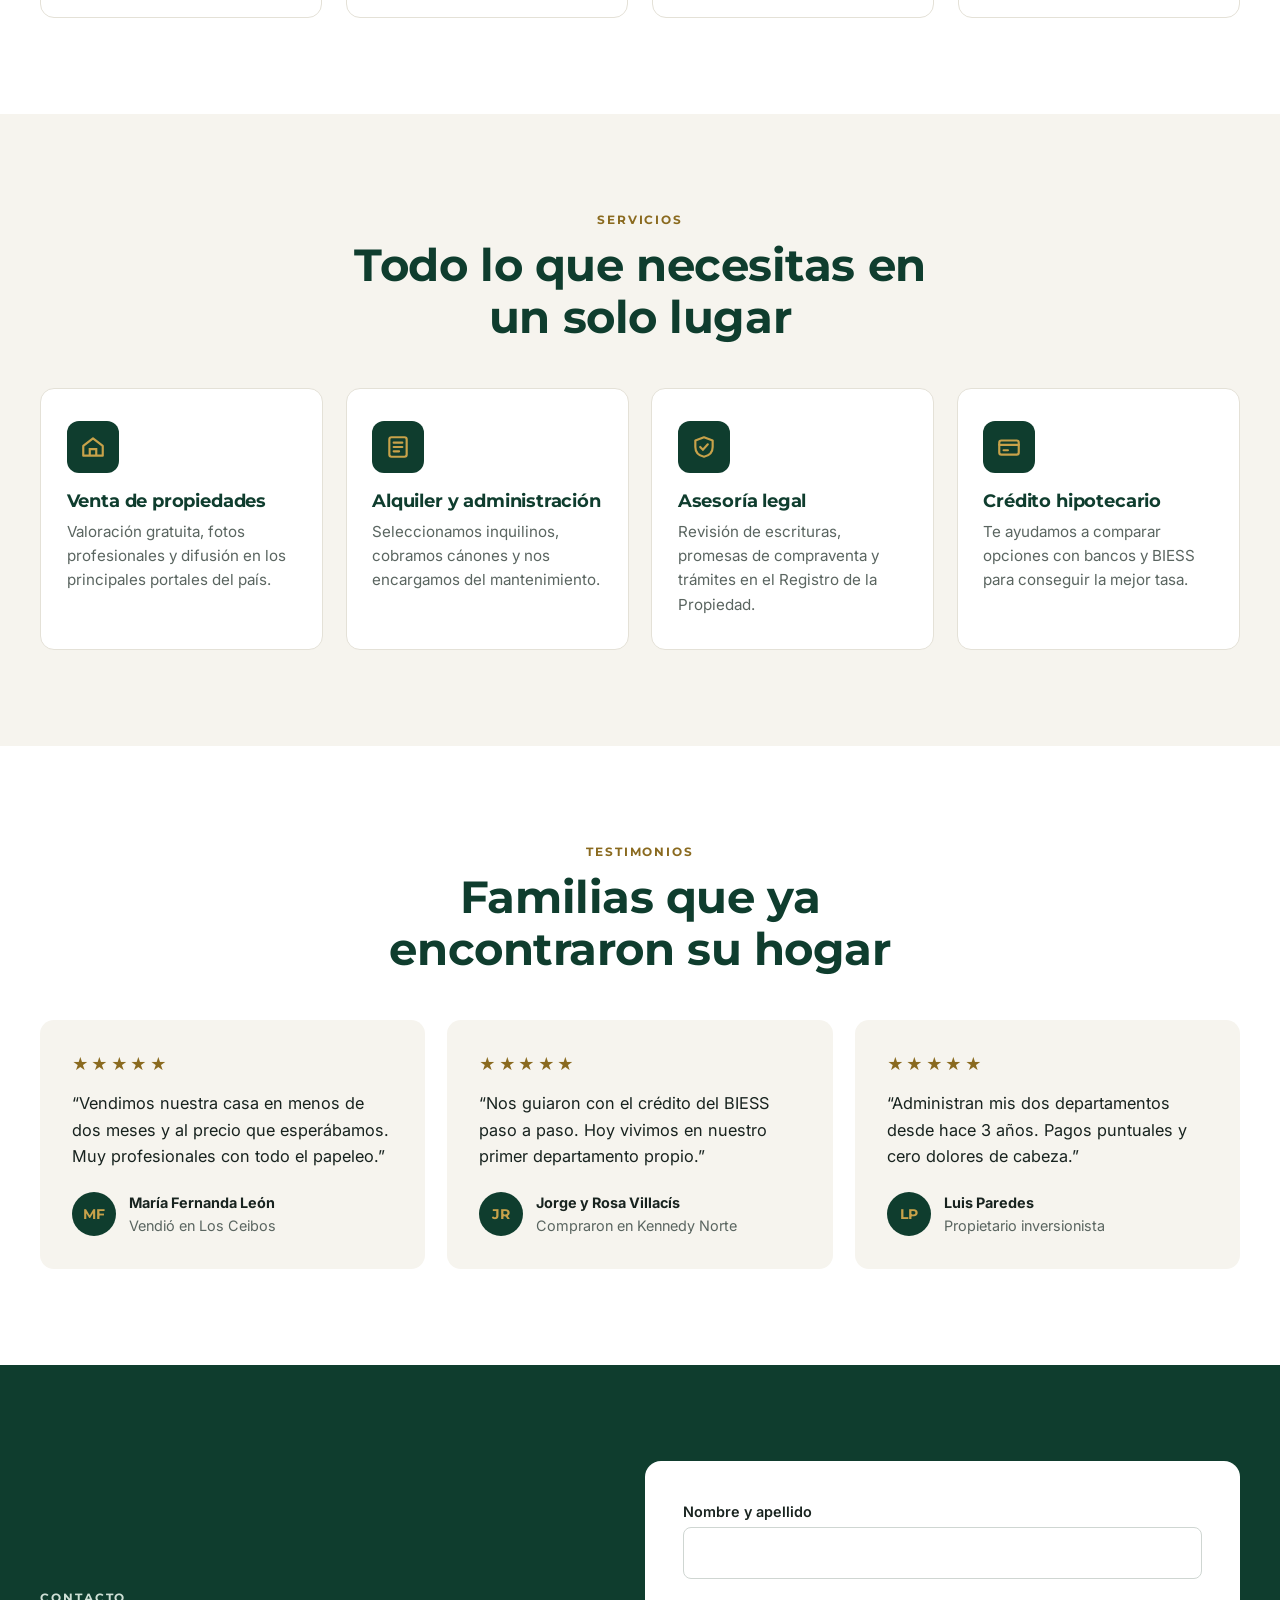
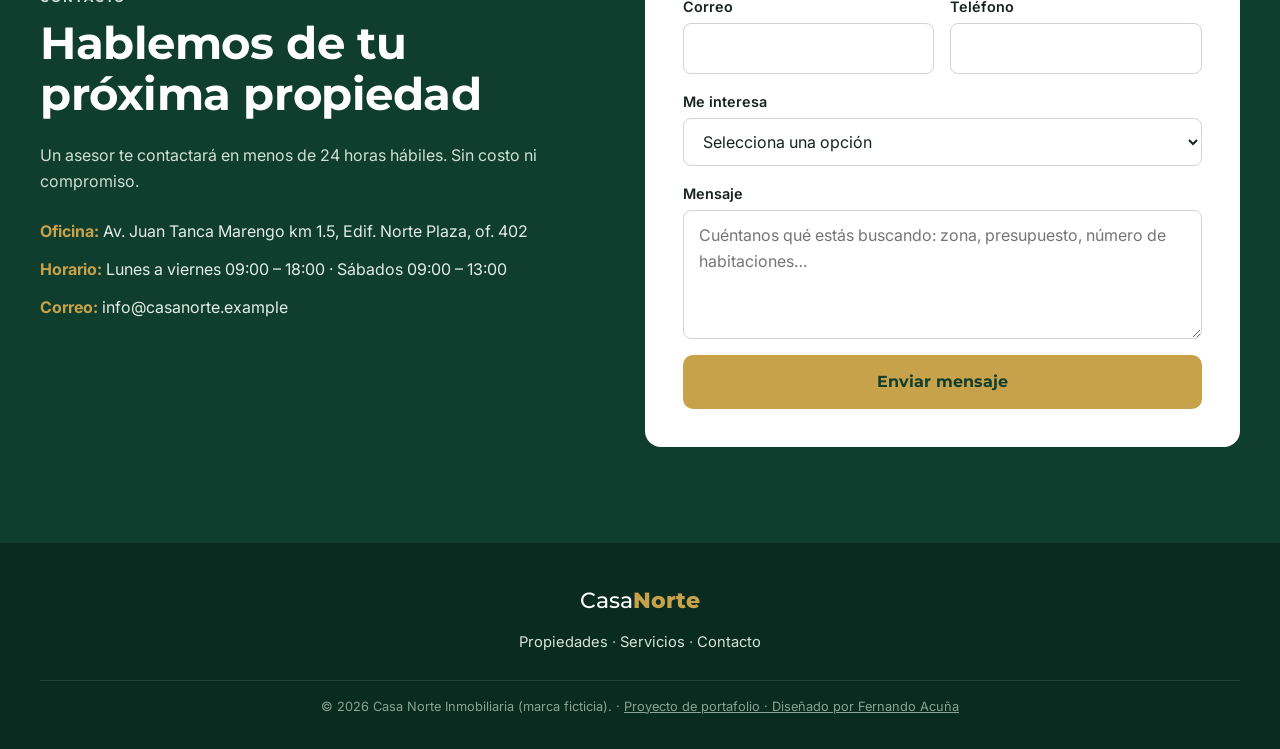
<file: inmobiliaria/index.html>
<!DOCTYPE html>
<html lang="es">
<head>
  <meta charset="UTF-8">
  <meta name="viewport" content="width=device-width, initial-scale=1">
  <title>Casa Norte Inmobiliaria – Casas y departamentos en Guayaquil y Samborondón</title>
  <meta name="description" content="Compra, vende o alquila tu propiedad con Casa Norte Inmobiliaria. Casas, departamentos y terrenos verificados en Guayaquil, Samborondón y Vía a la Costa.">
  <link rel="preconnect" href="https://fonts.googleapis.com">
  <link rel="preconnect" href="https://fonts.gstatic.com" crossorigin>
  <link href="https://fonts.googleapis.com/css2?family=Montserrat:wght@500;600;700;800&family=Inter:wght@400;500;600&display=swap" rel="stylesheet">
  <link rel="stylesheet" href="styles.css">
</head>
<body>
  <a class="skip-link" href="#main">Saltar al contenido</a>

  <header class="site-header">
    <div class="container nav-wrap">
      <a href="#inicio" class="brand" aria-label="Casa Norte Inmobiliaria, inicio">
        <svg viewBox="0 0 32 32" aria-hidden="true" focusable="false"><path d="M4 15 16 5l12 10" fill="none" stroke="currentColor" stroke-width="2.6" stroke-linecap="round" stroke-linejoin="round"/><path d="M8 13v13h16V13" fill="none" stroke="currentColor" stroke-width="2.6" stroke-linejoin="round"/><path d="M16 12l2.2 5.5L16 16l-2.2 1.5z" fill="#c8a24a"/></svg>
        <span>Casa<strong>Norte</strong></span>
      </a>
      <button class="nav-toggle" aria-expanded="false" aria-controls="menu" aria-label="Abrir menú">
        <span></span><span></span><span></span>
      </button>
      <nav id="menu" class="nav" aria-label="Principal">
        <ul>
          <li><a href="#propiedades">Propiedades</a></li>
          <li><a href="#servicios">Servicios</a></li>
          <li><a href="#testimonios">Clientes</a></li>
          <li><a href="#contacto" class="btn btn-sm">Contáctanos</a></li>
        </ul>
      </nav>
    </div>
  </header>

  <main id="main">
    <section id="inicio" class="hero">
      <img class="hero-bg" src="img/hero.jpg" alt="Casa moderna de dos pisos con ventanales, acabados de madera y jardín tropical" width="1408" height="768">
      <div class="hero-shade"></div>
      <div class="container hero-content">
        <p class="overline">Guayaquil · Samborondón · Vía a la Costa</p>
        <h1>Encuentra el hogar que estabas buscando</h1>
        <p class="lead">Más de 300 propiedades verificadas, asesoría legal incluida y acompañamiento de principio a fin.</p>

        <form class="search" role="search" aria-label="Buscar propiedades" onsubmit="event.preventDefault(); document.getElementById('propiedades').scrollIntoView();">
          <div class="search-tabs" role="radiogroup" aria-label="Tipo de operación">
            <label><input type="radio" name="op" value="comprar" checked> <span>Comprar</span></label>
            <label><input type="radio" name="op" value="alquilar"> <span>Alquilar</span></label>
          </div>
          <div class="search-fields">
            <div class="sfield">
              <label for="s-zona">Ubicación</label>
              <select id="s-zona"><option>Todas las zonas</option><option>Samborondón</option><option>Norte de Guayaquil</option><option>Vía a la Costa</option><option>Centro</option></select>
            </div>
            <div class="sfield">
              <label for="s-tipo">Tipo</label>
              <select id="s-tipo"><option>Casa</option><option>Departamento</option><option>Terreno</option><option>Oficina</option></select>
            </div>
            <div class="sfield">
              <label for="s-precio">Precio máximo</label>
              <select id="s-precio"><option>Sin límite</option><option>$100.000</option><option>$200.000</option><option>$350.000</option><option>$500.000</option></select>
            </div>
            <button type="submit" class="btn btn-search">
              <svg viewBox="0 0 24 24" aria-hidden="true" focusable="false"><circle cx="11" cy="11" r="7" fill="none" stroke="currentColor" stroke-width="2.4"/><path d="m20 20-4-4" stroke="currentColor" stroke-width="2.4" stroke-linecap="round"/></svg>
              Buscar
            </button>
          </div>
        </form>
      </div>
    </section>

    <section class="stats-bar" aria-label="Casa Norte en cifras">
      <div class="container stats">
        <div><strong>320+</strong><span>Propiedades activas</span></div>
        <div><strong>1.150</strong><span>Familias asesoradas</span></div>
        <div><strong>18</strong><span>Años de experiencia</span></div>
        <div><strong>45 días</strong><span>Tiempo promedio de venta</span></div>
      </div>
    </section>

    <section id="propiedades" class="section">
      <div class="container">
        <header class="section-head split">
          <div>
            <p class="overline dark">Destacadas</p>
            <h2>Propiedades seleccionadas</h2>
          </div>
          <a href="#contacto" class="link-arrow">Ver todo el catálogo →</a>
        </header>
        <div class="props">
          <article class="prop">
            <div class="prop-media">
              <img src="img/casa.jpg" alt="Casa con piscina y jardín en urbanización privada de Samborondón" loading="lazy" width="1408" height="768">
              <span class="badge">En venta</span>
            </div>
            <div class="prop-body">
              <p class="prop-price">$385.000</p>
              <h3>Casa con piscina en Samborondón</h3>
              <p class="prop-loc">Urb. La Puntilla, km 2.5</p>
              <ul class="prop-specs" aria-label="Características">
                <li><b>4</b> hab.</li><li><b>4.5</b> baños</li><li><b>320</b> m²</li>
              </ul>
            </div>
          </article>
          <article class="prop">
            <div class="prop-media">
              <img src="img/depto.jpg" alt="Sala amplia y luminosa de departamento con vista a la ciudad" loading="lazy" width="1408" height="768">
              <span class="badge alt">En alquiler</span>
            </div>
            <div class="prop-body">
              <p class="prop-price">$1.250 <small>/mes</small></p>
              <h3>Departamento con vista en Puerto Santa Ana</h3>
              <p class="prop-loc">Torre Bellini, piso 14</p>
              <ul class="prop-specs" aria-label="Características">
                <li><b>2</b> hab.</li><li><b>2</b> baños</li><li><b>110</b> m²</li>
              </ul>
            </div>
          </article>
          <article class="prop">
            <div class="prop-media">
              <img src="img/cocina.jpg" alt="Cocina abierta con isla de madera y comedor en departamento nuevo" loading="lazy" width="1408" height="768">
              <span class="badge">Estreno</span>
            </div>
            <div class="prop-body">
              <p class="prop-price">$168.000</p>
              <h3>Departamento de estreno en Kennedy Norte</h3>
              <p class="prop-loc">Av. Francisco de Orellana</p>
              <ul class="prop-specs" aria-label="Características">
                <li><b>3</b> hab.</li><li><b>2</b> baños</li><li><b>128</b> m²</li>
              </ul>
            </div>
          </article>
          <article class="prop">
            <div class="prop-media">
              <img src="img/hero.jpg" alt="Fachada de casa contemporánea con jardín de palmeras" loading="lazy" width="1408" height="768">
              <span class="badge">En venta</span>
            </div>
            <div class="prop-body">
              <p class="prop-price">$520.000</p>
              <h3>Residencia moderna en Vía a la Costa</h3>
              <p class="prop-loc">Urb. Puerto Azul, km 10.5</p>
              <ul class="prop-specs" aria-label="Características">
                <li><b>5</b> hab.</li><li><b>5</b> baños</li><li><b>450</b> m²</li>
              </ul>
            </div>
          </article>
        </div>
      </div>
    </section>

    <section id="servicios" class="section tinted">
      <div class="container">
        <header class="section-head">
          <p class="overline dark">Servicios</p>
          <h2>Todo lo que necesitas en un solo lugar</h2>
        </header>
        <div class="services">
          <article class="service">
            <div class="icon" aria-hidden="true"><svg viewBox="0 0 24 24"><path d="M3 11 12 4l9 7v9H3z" fill="none" stroke="currentColor" stroke-width="2" stroke-linejoin="round"/><path d="M9 20v-6h6v6" fill="none" stroke="currentColor" stroke-width="2"/></svg></div>
            <h3>Venta de propiedades</h3>
            <p>Valoración gratuita, fotos profesionales y difusión en los principales portales del país.</p>
          </article>
          <article class="service">
            <div class="icon" aria-hidden="true"><svg viewBox="0 0 24 24"><rect x="4" y="3" width="16" height="18" rx="2" fill="none" stroke="currentColor" stroke-width="2"/><path d="M8 8h8M8 12h8M8 16h5" stroke="currentColor" stroke-width="2" stroke-linecap="round"/></svg></div>
            <h3>Alquiler y administración</h3>
            <p>Seleccionamos inquilinos, cobramos cánones y nos encargamos del mantenimiento.</p>
          </article>
          <article class="service">
            <div class="icon" aria-hidden="true"><svg viewBox="0 0 24 24"><path d="M12 3 4 6v6c0 5 3.5 8 8 9 4.5-1 8-4 8-9V6z" fill="none" stroke="currentColor" stroke-width="2" stroke-linejoin="round"/><path d="m8.5 12 2.5 2.5 4.5-5" fill="none" stroke="currentColor" stroke-width="2" stroke-linecap="round"/></svg></div>
            <h3>Asesoría legal</h3>
            <p>Revisión de escrituras, promesas de compraventa y trámites en el Registro de la Propiedad.</p>
          </article>
          <article class="service">
            <div class="icon" aria-hidden="true"><svg viewBox="0 0 24 24"><rect x="3" y="6" width="18" height="13" rx="2" fill="none" stroke="currentColor" stroke-width="2"/><path d="M3 10h18M7 15h4" stroke="currentColor" stroke-width="2" stroke-linecap="round"/></svg></div>
            <h3>Crédito hipotecario</h3>
            <p>Te ayudamos a comparar opciones con bancos y BIESS para conseguir la mejor tasa.</p>
          </article>
        </div>
      </div>
    </section>

    <section id="testimonios" class="section">
      <div class="container">
        <header class="section-head">
          <p class="overline dark">Testimonios</p>
          <h2>Familias que ya encontraron su hogar</h2>
        </header>
        <div class="testis">
          <figure class="testi">
            <div class="stars" aria-label="5 de 5 estrellas">★★★★★</div>
            <blockquote>“Vendimos nuestra casa en menos de dos meses y al precio que esperábamos. Muy profesionales con todo el papeleo.”</blockquote>
            <figcaption><span class="ini" aria-hidden="true">MF</span><span><strong>María Fernanda León</strong><br>Vendió en Los Ceibos</span></figcaption>
          </figure>
          <figure class="testi">
            <div class="stars" aria-label="5 de 5 estrellas">★★★★★</div>
            <blockquote>“Nos guiaron con el crédito del BIESS paso a paso. Hoy vivimos en nuestro primer departamento propio.”</blockquote>
            <figcaption><span class="ini" aria-hidden="true">JR</span><span><strong>Jorge y Rosa Villacís</strong><br>Compraron en Kennedy Norte</span></figcaption>
          </figure>
          <figure class="testi">
            <div class="stars" aria-label="5 de 5 estrellas">★★★★★</div>
            <blockquote>“Administran mis dos departamentos desde hace 3 años. Pagos puntuales y cero dolores de cabeza.”</blockquote>
            <figcaption><span class="ini" aria-hidden="true">LP</span><span><strong>Luis Paredes</strong><br>Propietario inversionista</span></figcaption>
          </figure>
        </div>
      </div>
    </section>

    <section id="contacto" class="section contact-sec">
      <div class="container contact">
        <div class="contact-copy">
          <p class="overline">Contacto</p>
          <h2>Hablemos de tu próxima propiedad</h2>
          <p>Un asesor te contactará en menos de 24 horas hábiles. Sin costo ni compromiso.</p>
          <ul class="contact-list">
            <li><b>Oficina:</b> Av. Juan Tanca Marengo km 1.5, Edif. Norte Plaza, of. 402</li>
            <li><b>Horario:</b> Lunes a viernes 09:00 – 18:00 · Sábados 09:00 – 13:00</li>
            <li><b>Correo:</b> info@casanorte.example</li>
          </ul>
        </div>
        <div class="form-card">
          <form data-demo novalidate>
            <div class="field"><label for="c-nombre">Nombre y apellido</label><input id="c-nombre" type="text" autocomplete="name" required></div>
            <div class="two">
              <div class="field"><label for="c-email">Correo</label><input id="c-email" type="email" autocomplete="email" required></div>
              <div class="field"><label for="c-tel">Teléfono</label><input id="c-tel" type="tel" autocomplete="tel" required></div>
            </div>
            <div class="field">
              <label for="c-interes">Me interesa</label>
              <select id="c-interes" required>
                <option value="">Selecciona una opción</option>
                <option>Comprar</option><option>Vender</option><option>Alquilar</option><option>Administración de mi propiedad</option>
              </select>
            </div>
            <div class="field"><label for="c-msg">Mensaje</label><textarea id="c-msg" rows="4" placeholder="Cuéntanos qué estás buscando: zona, presupuesto, número de habitaciones…"></textarea></div>
            <button type="submit" class="btn btn-block">Enviar mensaje</button>
          </form>
          <div class="form-success" hidden tabindex="-1" role="status">
            <h3>¡Mensaje enviado!</h3>
            <p>Gracias por confiar en Casa Norte. Un asesor se pondrá en contacto contigo muy pronto.</p>
          </div>
        </div>
      </div>
    </section>
  </main>

  <footer class="site-footer">
    <div class="container foot">
      <p class="brand"><span>Casa<strong>Norte</strong></span></p>
      <nav aria-label="Pie de página"><a href="#propiedades">Propiedades</a> · <a href="#servicios">Servicios</a> · <a href="#contacto">Contacto</a></nav>
      <p class="credit">© <span data-year>2026</span> Casa Norte Inmobiliaria (marca ficticia). · <a href="../index.html">Proyecto de portafolio · Diseñado por Fernando Acuña</a></p>
    </div>
  </footer>

  <script src="main.js"></script>
</body>
</html>
</file>
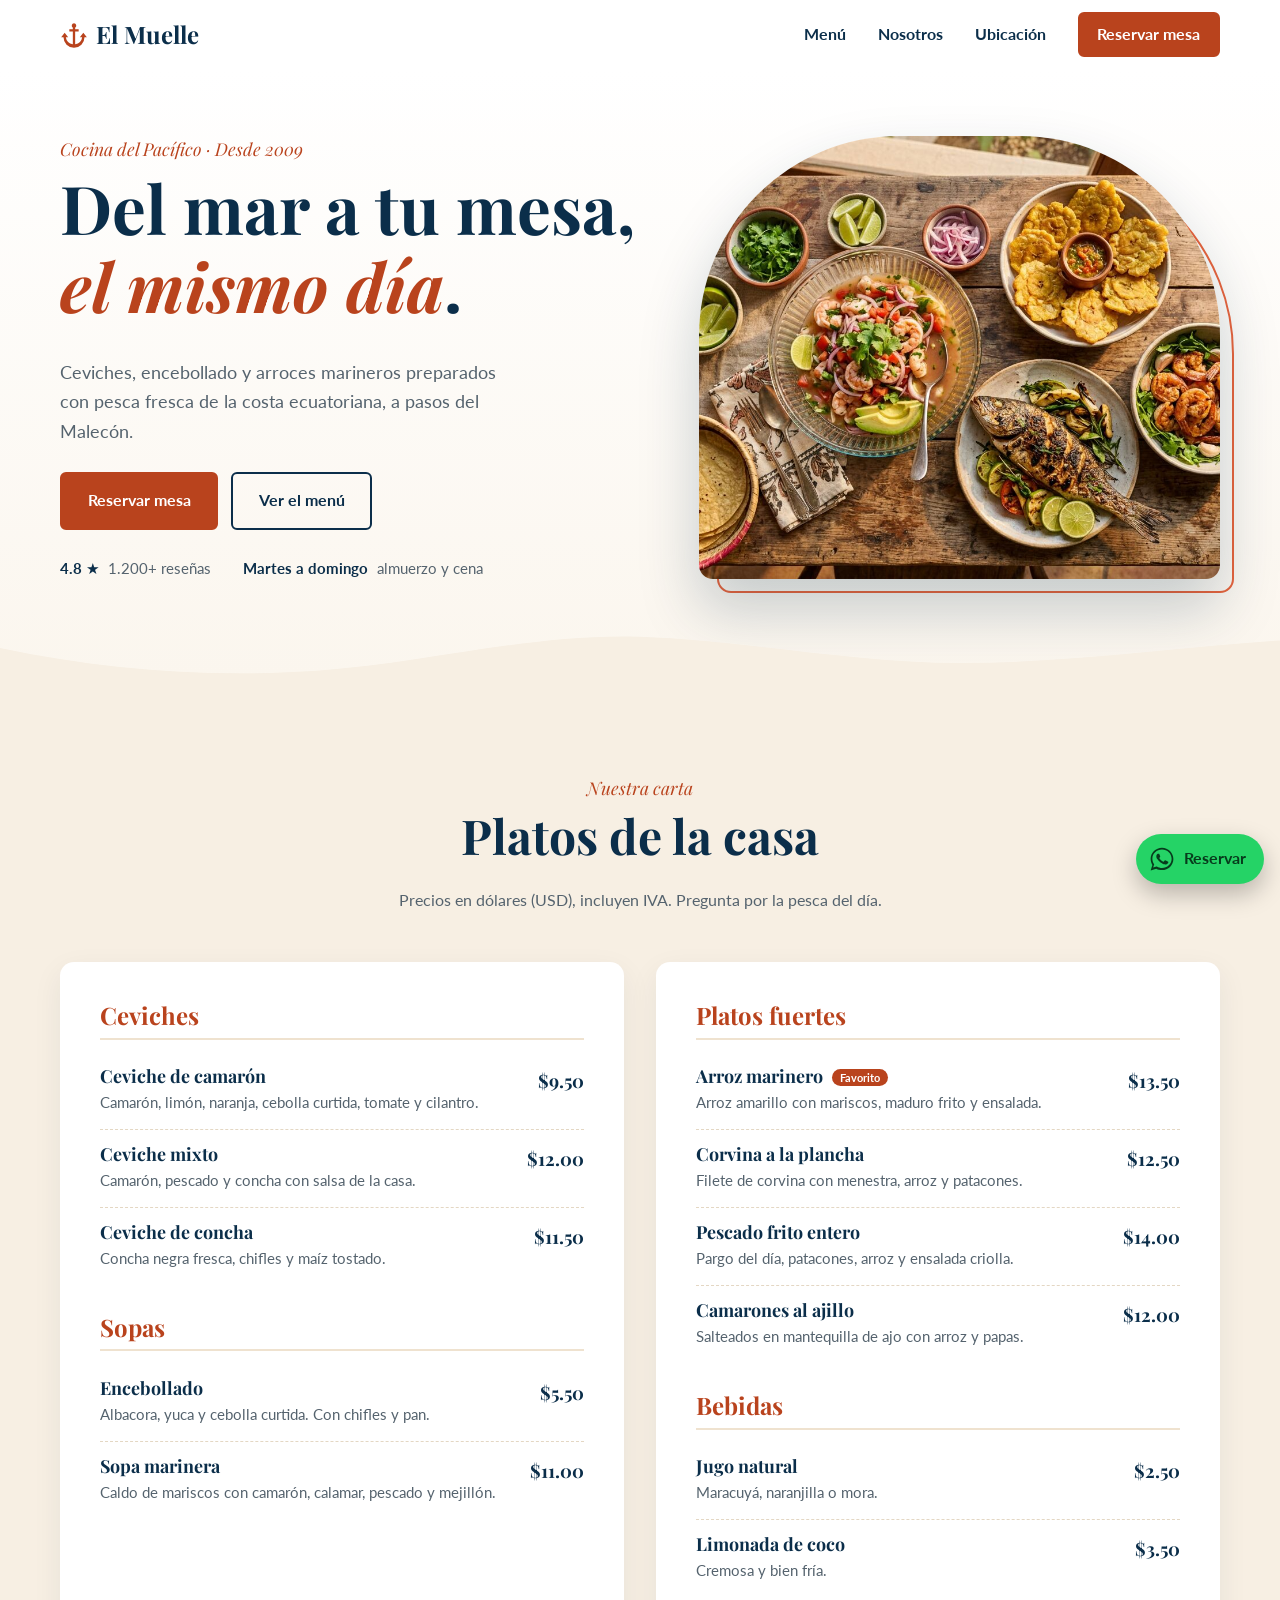
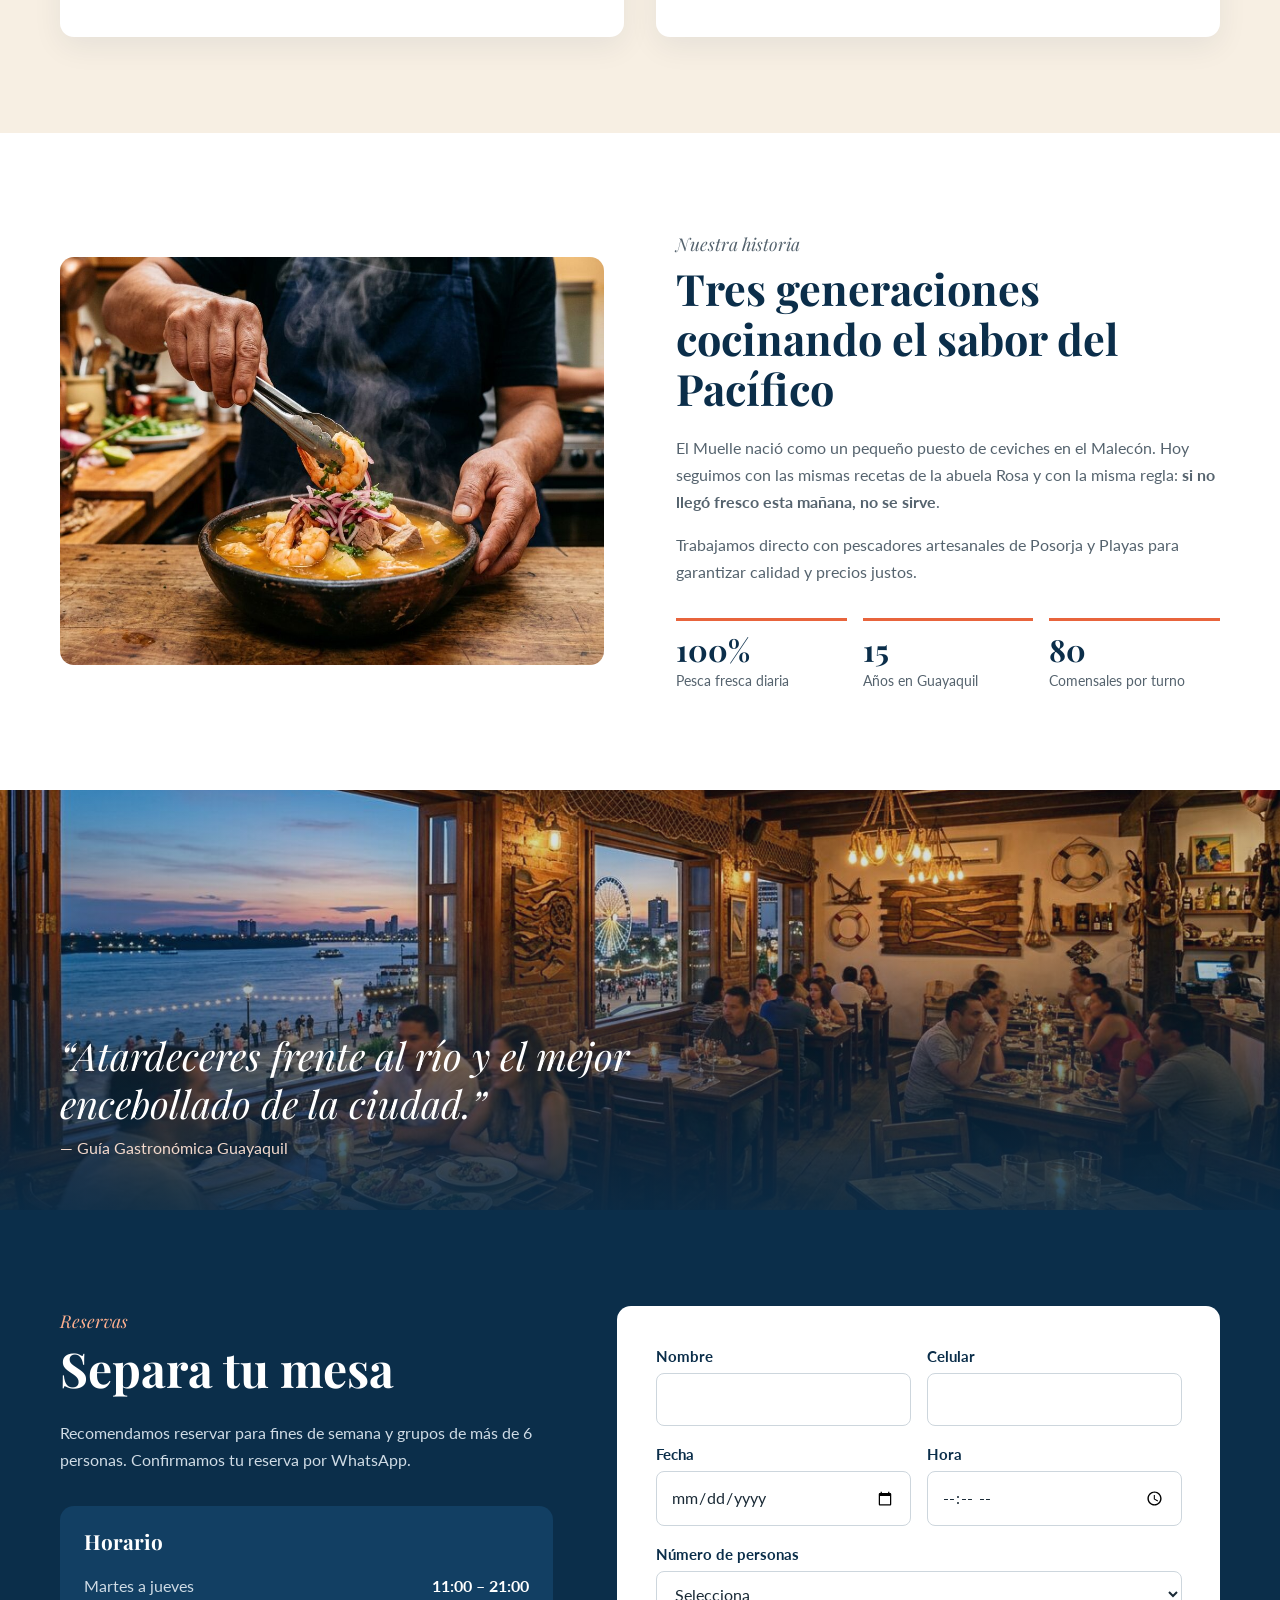
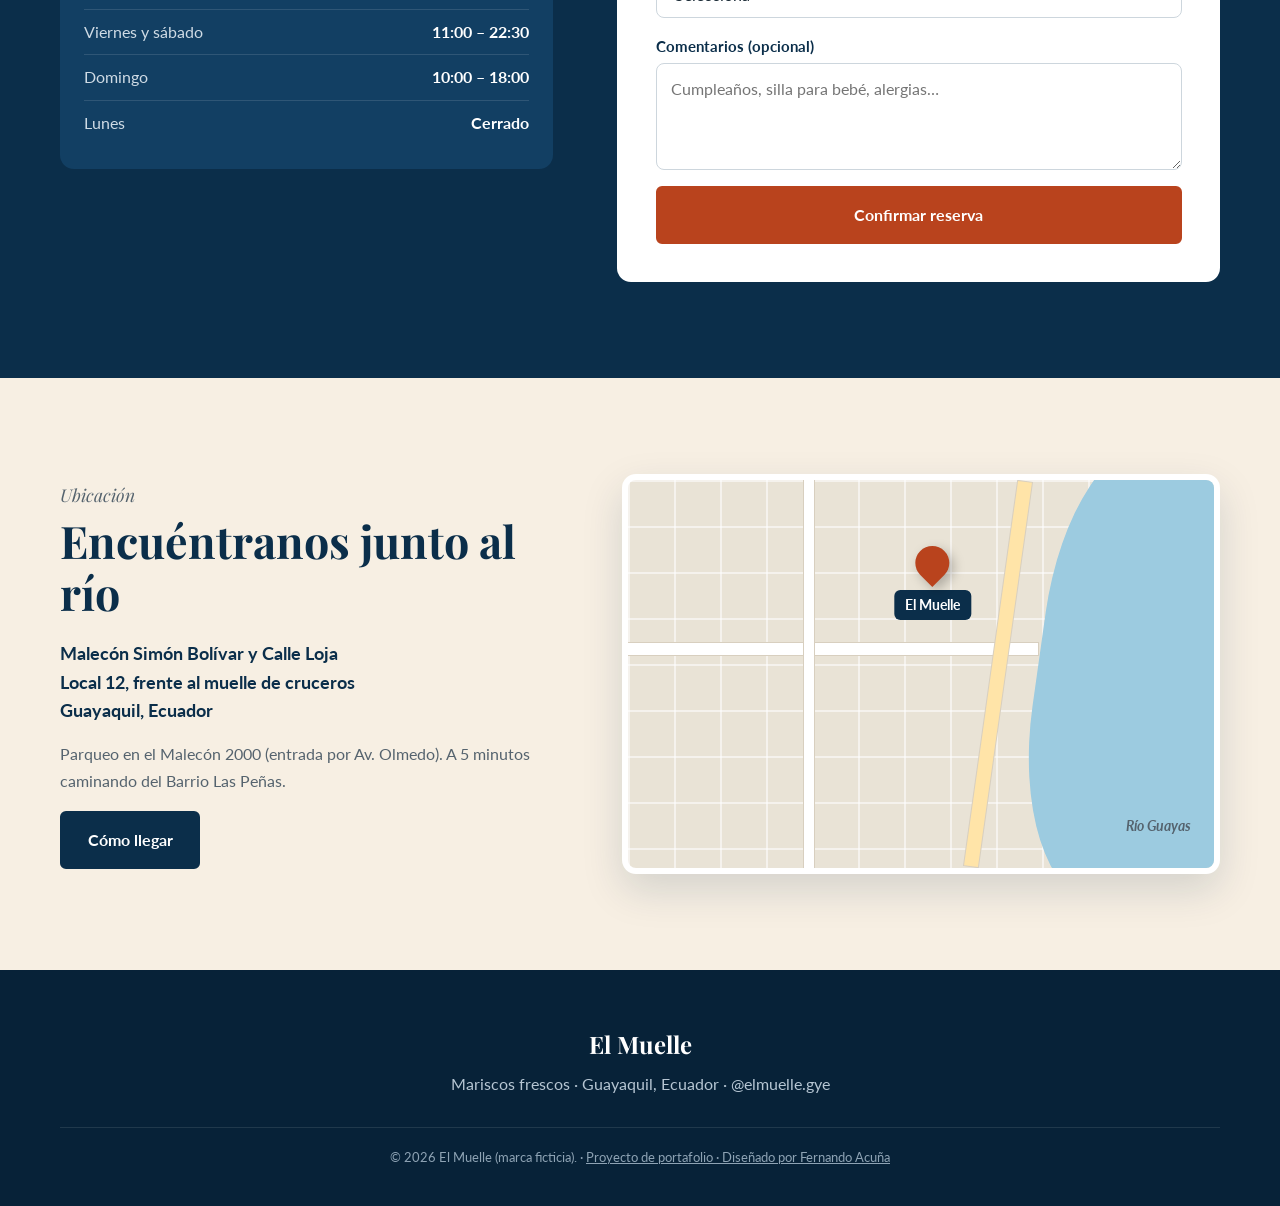
<file: mariscos/index.html>
<!DOCTYPE html>
<html lang="es">
<head>
  <meta charset="UTF-8">
  <meta name="viewport" content="width=device-width, initial-scale=1">
  <title>El Muelle – Mariscos frescos en Guayaquil</title>
  <meta name="description" content="Ceviches, encebollado, arroz marinero y pescado del día frente al río Guayas. Reserva tu mesa en El Muelle.">
  <link rel="preconnect" href="https://fonts.googleapis.com">
  <link rel="preconnect" href="https://fonts.gstatic.com" crossorigin>
  <link href="https://fonts.googleapis.com/css2?family=Playfair+Display:ital,wght@0,600;0,700;1,600&family=Lato:wght@400;700&display=swap" rel="stylesheet">
  <link rel="stylesheet" href="styles.css">
</head>
<body>
  <a class="skip-link" href="#main">Saltar al contenido</a>

  <header class="site-header">
    <div class="container nav-wrap">
      <a href="#inicio" class="brand" aria-label="El Muelle, inicio">
        <svg viewBox="0 0 24 24" aria-hidden="true" focusable="false"><path fill="currentColor" d="M12 2a2 2 0 0 1 1 3.7V7h3v2h-3v10.9A7 7 0 0 0 19 14h-2l3-4 3 4h-2a9 9 0 0 1-18 0H1l3-4 3 4H5a7 7 0 0 0 6 5.9V9H8V7h3V5.7A2 2 0 0 1 12 2z"/></svg>
        El Muelle
      </a>
      <button class="nav-toggle" aria-expanded="false" aria-controls="menu" aria-label="Abrir menú">
        <span></span><span></span><span></span>
      </button>
      <nav id="menu" class="nav" aria-label="Principal">
        <ul>
          <li><a href="#menu-carta">Menú</a></li>
          <li><a href="#nosotros">Nosotros</a></li>
          <li><a href="#ubicacion">Ubicación</a></li>
          <li><a href="#reservas" class="btn btn-sm">Reservar mesa</a></li>
        </ul>
      </nav>
    </div>
  </header>

  <main id="main">
    <section id="inicio" class="hero">
      <div class="container hero-grid">
        <div class="hero-copy">
          <p class="kicker">Cocina del Pacífico · Desde 2009</p>
          <h1>Del mar a tu mesa, <em>el mismo día</em>.</h1>
          <p class="lead">Ceviches, encebollado y arroces marineros preparados con pesca fresca de la costa ecuatoriana, a pasos del Malecón.</p>
          <div class="hero-actions">
            <a href="#reservas" class="btn">Reservar mesa</a>
            <a href="#menu-carta" class="btn btn-line">Ver el menú</a>
          </div>
          <ul class="hero-info">
            <li><strong>4.8 ★</strong> 1.200+ reseñas</li>
            <li><strong>Martes a domingo</strong> almuerzo y cena</li>
          </ul>
        </div>
        <figure class="hero-img">
          <img src="img/hero.jpg" alt="Mesa de madera con ceviche de camarón, pescado frito, camarones al ajillo y patacones" width="1408" height="768">
        </figure>
      </div>
      <svg class="wave" viewBox="0 0 1440 80" preserveAspectRatio="none" aria-hidden="true"><path fill="#f7efe3" d="M0 40c120 30 240 40 360 30S600 20 720 25s240 35 360 35 240-20 360-30v50H0z"/></svg>
    </section>

    <section id="menu-carta" class="section sand">
      <div class="container">
        <header class="section-head">
          <p class="kicker">Nuestra carta</p>
          <h2>Platos de la casa</h2>
          <p>Precios en dólares (USD), incluyen IVA. Pregunta por la pesca del día.</p>
        </header>
        <div class="menu-grid">
          <div class="menu-col">
            <h3 class="menu-cat">Ceviches</h3>
            <ul class="dishes">
              <li><div><h4>Ceviche de camarón</h4><p>Camarón, limón, naranja, cebolla curtida, tomate y cilantro.</p></div><span class="price">$9.50</span></li>
              <li><div><h4>Ceviche mixto</h4><p>Camarón, pescado y concha con salsa de la casa.</p></div><span class="price">$12.00</span></li>
              <li><div><h4>Ceviche de concha</h4><p>Concha negra fresca, chifles y maíz tostado.</p></div><span class="price">$11.50</span></li>
            </ul>
            <h3 class="menu-cat">Sopas</h3>
            <ul class="dishes">
              <li><div><h4>Encebollado</h4><p>Albacora, yuca y cebolla curtida. Con chifles y pan.</p></div><span class="price">$5.50</span></li>
              <li><div><h4>Sopa marinera</h4><p>Caldo de mariscos con camarón, calamar, pescado y mejillón.</p></div><span class="price">$11.00</span></li>
            </ul>
          </div>
          <div class="menu-col">
            <h3 class="menu-cat">Platos fuertes</h3>
            <ul class="dishes">
              <li><div><h4>Arroz marinero <span class="chip">Favorito</span></h4><p>Arroz amarillo con mariscos, maduro frito y ensalada.</p></div><span class="price">$13.50</span></li>
              <li><div><h4>Corvina a la plancha</h4><p>Filete de corvina con menestra, arroz y patacones.</p></div><span class="price">$12.50</span></li>
              <li><div><h4>Pescado frito entero</h4><p>Pargo del día, patacones, arroz y ensalada criolla.</p></div><span class="price">$14.00</span></li>
              <li><div><h4>Camarones al ajillo</h4><p>Salteados en mantequilla de ajo con arroz y papas.</p></div><span class="price">$12.00</span></li>
            </ul>
            <h3 class="menu-cat">Bebidas</h3>
            <ul class="dishes">
              <li><div><h4>Jugo natural</h4><p>Maracuyá, naranjilla o mora.</p></div><span class="price">$2.50</span></li>
              <li><div><h4>Limonada de coco</h4><p>Cremosa y bien fría.</p></div><span class="price">$3.50</span></li>
            </ul>
          </div>
        </div>
      </div>
    </section>

    <section id="nosotros" class="section">
      <div class="container about">
        <figure class="about-img">
          <img src="img/chef.jpg" alt="Chef sirviendo un plato de sopa con camarones y pescado en la cocina de El Muelle" loading="lazy" width="1408" height="768">
        </figure>
        <div class="about-copy">
          <p class="kicker">Nuestra historia</p>
          <h2>Tres generaciones cocinando el sabor del Pacífico</h2>
          <p>El Muelle nació como un pequeño puesto de ceviches en el Malecón. Hoy seguimos con las mismas recetas de la abuela Rosa y con la misma regla: <strong>si no llegó fresco esta mañana, no se sirve</strong>.</p>
          <p>Trabajamos directo con pescadores artesanales de Posorja y Playas para garantizar calidad y precios justos.</p>
          <ul class="features">
            <li><strong>100%</strong><span>Pesca fresca diaria</span></li>
            <li><strong>15</strong><span>Años en Guayaquil</span></li>
            <li><strong>80</strong><span>Comensales por turno</span></li>
          </ul>
        </div>
      </div>
    </section>

    <section class="banner" aria-label="Ambiente del restaurante">
      <img src="img/local.jpg" alt="Salón de El Muelle al atardecer con vista al río y mesas de madera iluminadas" loading="lazy" width="1408" height="768">
      <div class="banner-text container">
        <p>“Atardeceres frente al río y el mejor encebollado de la ciudad.”</p>
        <span>— Guía Gastronómica Guayaquil</span>
      </div>
    </section>

    <section id="reservas" class="section navy">
      <div class="container reserve">
        <div class="reserve-copy">
          <p class="kicker">Reservas</p>
          <h2>Separa tu mesa</h2>
          <p>Recomendamos reservar para fines de semana y grupos de más de 6 personas. Confirmamos tu reserva por WhatsApp.</p>
          <div class="hours" id="horario">
            <h3>Horario</h3>
            <dl>
              <div><dt>Martes a jueves</dt><dd>11:00 – 21:00</dd></div>
              <div><dt>Viernes y sábado</dt><dd>11:00 – 22:30</dd></div>
              <div><dt>Domingo</dt><dd>10:00 – 18:00</dd></div>
              <div><dt>Lunes</dt><dd>Cerrado</dd></div>
            </dl>
          </div>
        </div>
        <div class="form-card">
          <form data-demo novalidate>
            <div class="row">
              <div class="field"><label for="m-nombre">Nombre</label><input id="m-nombre" type="text" name="nombre" autocomplete="name" required></div>
              <div class="field"><label for="m-tel">Celular</label><input id="m-tel" type="tel" name="telefono" autocomplete="tel" required></div>
            </div>
            <div class="row">
              <div class="field"><label for="m-fecha">Fecha</label><input id="m-fecha" type="date" name="fecha" required></div>
              <div class="field"><label for="m-hora">Hora</label><input id="m-hora" type="time" name="hora" min="11:00" max="22:00" required></div>
            </div>
            <div class="field">
              <label for="m-personas">Número de personas</label>
              <select id="m-personas" name="personas" required>
                <option value="">Selecciona</option>
                <option>1 – 2 personas</option><option>3 – 4 personas</option><option>5 – 6 personas</option><option>7 o más</option>
              </select>
            </div>
            <div class="field"><label for="m-notas">Comentarios (opcional)</label><textarea id="m-notas" name="notas" rows="3" placeholder="Cumpleaños, silla para bebé, alergias…"></textarea></div>
            <button type="submit" class="btn btn-block">Confirmar reserva</button>
          </form>
          <div class="form-success" hidden tabindex="-1" role="status">
            <h3>¡Reserva recibida!</h3>
            <p>Gracias por elegirnos. Te escribiremos para confirmar tu mesa en los próximos minutos.</p>
          </div>
        </div>
      </div>
    </section>

    <section id="ubicacion" class="section sand">
      <div class="container location">
        <div>
          <p class="kicker">Ubicación</p>
          <h2>Encuéntranos junto al río</h2>
          <address>
            Malecón Simón Bolívar y Calle Loja<br>
            Local 12, frente al muelle de cruceros<br>
            Guayaquil, Ecuador
          </address>
          <p>Parqueo en el Malecón 2000 (entrada por Av. Olmedo). A 5 minutos caminando del Barrio Las Peñas.</p>
          <a class="btn btn-dark" href="https://www.google.com/maps/search/?api=1&amp;query=Malec%C3%B3n+Sim%C3%B3n+Bol%C3%ADvar+Guayaquil" target="_blank" rel="noopener">Cómo llegar</a>
        </div>
        <div class="map" role="img" aria-label="Mapa ilustrativo de la ubicación de El Muelle junto al río Guayas">
          <div class="map-river"></div>
          <div class="map-road r1"></div><div class="map-road r2"></div><div class="map-road r3"></div>
          <div class="map-pin"><span>El Muelle</span></div>
          <p class="map-label">Río Guayas</p>
        </div>
      </div>
    </section>
  </main>

  <footer class="site-footer">
    <div class="container footer-inner">
      <p class="brand">El Muelle</p>
      <p>Mariscos frescos · Guayaquil, Ecuador · @elmuelle.gye</p>
      <p class="credit">© <span data-year>2026</span> El Muelle (marca ficticia). · <a href="../index.html">Proyecto de portafolio · Diseñado por Fernando Acuña</a></p>
    </div>
  </footer>

  <a href="#reservas" class="wa-float" aria-label="Reservar por WhatsApp">
    <svg viewBox="0 0 32 32" aria-hidden="true" focusable="false"><path fill="currentColor" d="M16 3C8.8 3 3 8.7 3 15.8c0 2.5.7 4.9 2 7L3 29l6.4-2c2 1.1 4.3 1.7 6.6 1.7 7.2 0 13-5.7 13-12.8S23.2 3 16 3zm0 23.4c-2.1 0-4.1-.6-5.9-1.7l-.4-.2-3.8 1.2 1.2-3.7-.3-.4c-1.2-1.8-1.8-3.8-1.8-5.9C5 9.9 9.9 5.2 16 5.2s11 4.7 11 10.6-4.9 10.6-11 10.6zm6-7.9c-.3-.2-1.9-.9-2.2-1s-.5-.2-.7.2-.8 1-1 1.2-.4.2-.7.1c-.3-.2-1.4-.5-2.6-1.6-1-.9-1.6-1.9-1.8-2.2s0-.5.1-.6l.5-.6c.2-.2.2-.4.3-.6.1-.2 0-.4 0-.6l-1-2.4c-.3-.6-.5-.5-.7-.5h-.6c-.2 0-.6.1-.9.4s-1.2 1.1-1.2 2.7 1.2 3.1 1.4 3.4c.2.2 2.4 3.6 5.8 5 2.9 1.1 3.4.9 4.1.8.6-.1 1.9-.8 2.2-1.5.3-.8.3-1.4.2-1.5-.1-.2-.3-.3-.6-.4z"/></svg>
    <span class="wa-text">Reservar</span>
  </a>

  <script src="main.js"></script>
</body>
</html>
</file>
<file: styles.css>
/* Portafolio – paleta: tinta oscura con acento lima */
:root {
  --bg: #0d1117;
  --bg-2: #151b24;
  --card: #1a212c;
  --line: #2a3340;
  --text: #e8edf3;
  --muted: #9aa6b4;
  --lime: #c6f432;
  --lime-2: #a7d61c;
  --radius: 18px;
  --header-h: 70px;
}
*, *::before, *::after { box-sizing: border-box; }
[hidden] { display: none !important; }
html { scroll-behavior: smooth; }
@media (prefers-reduced-motion: reduce) { html { scroll-behavior: auto; } * { transition: none !important; animation: none !important; } }
body { margin: 0; font-family: "Inter", system-ui, sans-serif; background: var(--bg); color: var(--text); line-height: 1.65; }
body.menu-open { overflow: hidden; }
img { max-width: 100%; display: block; height: auto; }
a { color: inherit; }
h1, h2, h3 { font-family: "Space Grotesk", system-ui, sans-serif; line-height: 1.12; margin: 0 0 .5em; letter-spacing: -.02em; }
section[id] { scroll-margin-top: var(--header-h); }
.container { width: min(1160px, 100% - 2.5rem); margin-inline: auto; }
.skip-link { position: absolute; left: -999px; top: 0; background: var(--lime); color: var(--bg); padding: .6rem 1rem; z-index: 100; }
.skip-link:focus { left: 1rem; }
:focus-visible { outline: 3px solid var(--lime); outline-offset: 3px; }

.btn { display: inline-flex; align-items: center; gap: .55rem; font: inherit; font-family: "Space Grotesk", sans-serif; font-weight: 700; background: var(--lime); color: #0d1117; padding: .9rem 1.6rem; border-radius: 12px; border: 2px solid var(--lime); text-decoration: none; cursor: pointer; transition: transform .2s, background .2s; }
.btn:hover { transform: translateY(-2px); background: #d6ff52; }
.btn-ghost { background: transparent; color: var(--text); border-color: var(--line); }
.btn-ghost:hover { background: var(--bg-2); border-color: var(--muted); }
.btn-sm { padding: .5rem 1.1rem; }
.btn-wa { background: #25d366; border-color: #25d366; color: #062b14; }
.btn-wa:hover { background: #3ee07a; }
.btn-wa svg { width: 22px; height: 22px; }
.eyebrow { font-family: "Space Grotesk", sans-serif; color: var(--lime); font-weight: 600; text-transform: uppercase; letter-spacing: .16em; font-size: .78rem; margin: 0 0 .7rem; }

/* Header */
.site-header { position: sticky; top: 0; z-index: 50; height: var(--header-h); background: rgba(13,17,23,.85); backdrop-filter: blur(10px); border-bottom: 1px solid transparent; transition: border-color .3s; }
.site-header.is-scrolled { border-color: var(--line); }
.nav-wrap { display: flex; align-items: center; justify-content: space-between; height: 100%; }
.brand { display: flex; align-items: center; gap: .6rem; font-family: "Space Grotesk", sans-serif; font-weight: 700; text-decoration: none; font-size: 1.1rem; }
.logo { display: grid; place-items: center; width: 38px; height: 38px; border-radius: 10px; background: var(--lime); color: var(--bg); font-size: .95rem; }
.nav-toggle { display: flex; flex-direction: column; gap: 5px; background: none; border: 0; padding: 10px; cursor: pointer; }
.nav-toggle span { width: 24px; height: 2px; background: var(--text); transition: transform .3s, opacity .3s; }
.nav-toggle[aria-expanded="true"] span:nth-child(1) { transform: translateY(7px) rotate(45deg); }
.nav-toggle[aria-expanded="true"] span:nth-child(2) { opacity: 0; }
.nav-toggle[aria-expanded="true"] span:nth-child(3) { transform: translateY(-7px) rotate(-45deg); }
.nav { position: fixed; top: var(--header-h); left: 0; right: 0; background: var(--bg); border-bottom: 1px solid var(--line); padding: 1.5rem 1.25rem 2rem; transform: translateY(-140%); visibility: hidden; transition: transform .35s, visibility .35s; }
.nav.is-open { transform: none; visibility: visible; }
.nav ul { list-style: none; margin: 0; padding: 0; display: grid; gap: 1.1rem; }
.nav a { text-decoration: none; font-weight: 500; font-size: 1.1rem; }
.nav a.btn { justify-content: center; }
@media (min-width: 820px) {
  .nav-toggle { display: none; }
  .nav { position: static; transform: none; visibility: visible; background: none; border: 0; padding: 0; }
  .nav ul { display: flex; align-items: center; gap: 1.8rem; }
  .nav a { font-size: .95rem; }
  .nav a:not(.btn):hover { color: var(--lime); }
}

/* Hero */
.hero { padding: 3rem 0 4.5rem; background: radial-gradient(700px 400px at 85% 10%, rgba(198,244,50,.12), transparent 70%); }
.hero-grid { display: grid; gap: 2.5rem; align-items: center; }
.status { display: inline-flex; align-items: center; gap: .55rem; font-size: .85rem; background: var(--bg-2); border: 1px solid var(--line); padding: .35rem .85rem; border-radius: 999px; color: var(--muted); margin: 0 0 1.3rem; }
.live { width: 8px; height: 8px; border-radius: 50%; background: #3ee07a; box-shadow: 0 0 0 4px rgba(62,224,122,.2); }
.role { font-family: "Space Grotesk", sans-serif; color: var(--lime); font-weight: 600; margin: 0 0 .8rem; }
.hero h1 { font-size: clamp(2.3rem, 6.5vw, 4rem); }
.hl { color: var(--lime); }
.lead { color: var(--muted); font-size: 1.1rem; max-width: 48ch; }
.hero-actions { display: flex; flex-wrap: wrap; gap: .8rem; margin: 1.8rem 0 2rem; }
.skills { list-style: none; padding: 0; margin: 0; display: flex; flex-wrap: wrap; gap: .5rem; }
.skills li { font-size: .82rem; color: var(--muted); border: 1px solid var(--line); padding: .3rem .75rem; border-radius: 999px; }
.hero-media { margin: 0; position: relative; }
.hero-media img { border-radius: 24px; aspect-ratio: 4/3.2; object-fit: cover; width: 100%; border: 1px solid var(--line); }
.hero-media::after { content: ""; position: absolute; inset: auto -12px -12px auto; width: 45%; height: 45%; border-radius: 24px; border: 2px solid var(--lime); z-index: -1; }
.hero-media { isolation: isolate; }
@media (min-width: 900px) { .hero { padding: 5rem 0 6rem; } .hero-grid { grid-template-columns: 1.1fr .9fr; gap: 4rem; } }

/* Secciones */
.section { padding: clamp(4rem, 8vw, 6rem) 0; }
.alt { background: var(--bg-2); }
.section-head { max-width: 660px; margin: 0 auto 3rem; text-align: center; }
.section-head h2 { font-size: clamp(1.9rem, 4.5vw, 2.8rem); }
.section-head p:last-child:not(.eyebrow) { color: var(--muted); margin: 0; }

/* Proyectos */
.projects { display: grid; gap: 1.6rem; }
.project { background: var(--card); border: 1px solid var(--line); border-radius: var(--radius); overflow: hidden; transition: transform .25s, border-color .25s, box-shadow .25s; }
.project:hover { transform: translateY(-5px); border-color: var(--lime-2); box-shadow: 0 24px 50px rgba(0,0,0,.35); }
.project-link { display: block; text-decoration: none; height: 100%; }
.thumb { aspect-ratio: 16/10; overflow: hidden; background: #000; border-bottom: 1px solid var(--line); }
.thumb img { width: 100%; height: 100%; object-fit: cover; object-position: top; transition: transform .5s; }
.project:hover .thumb img { transform: scale(1.04); }
.project-body { padding: 1.5rem 1.6rem 1.7rem; }
.cat { color: var(--lime); font-size: .78rem; font-weight: 600; text-transform: uppercase; letter-spacing: .12em; margin: 0 0 .4rem; }
.project h3 { font-size: 1.45rem; margin-bottom: .4rem; }
.project-body > p:not(.cat) { color: var(--muted); margin: 0 0 1rem; }
.tags { list-style: none; padding: 0; margin: 0 0 1.2rem; display: flex; flex-wrap: wrap; gap: .4rem; }
.tags li { font-size: .75rem; background: var(--bg); border: 1px solid var(--line); color: var(--text); padding: .2rem .6rem; border-radius: 6px; }
.go { font-family: "Space Grotesk", sans-serif; font-weight: 700; color: var(--lime); }
@media (min-width: 760px) { .projects { grid-template-columns: 1fr 1fr; } }

/* Qué hago */
.offers { display: grid; gap: 1.2rem; }
.offer { background: var(--card); border: 1px solid var(--line); border-radius: var(--radius); padding: 1.8rem; }
.num { font-family: "Space Grotesk", sans-serif; font-weight: 700; color: var(--lime); font-size: .9rem; }
.offer h3 { font-size: 1.2rem; margin: .6rem 0 .4rem; }
.offer p { color: var(--muted); margin: 0; }
@media (min-width: 640px) { .offers { grid-template-columns: 1fr 1fr; } }
@media (min-width: 1000px) { .offers { grid-template-columns: repeat(4, 1fr); } }

/* Proceso */
.steps { list-style: none; counter-reset: s; padding: 0; margin: 0; display: grid; gap: 1.2rem; }
.steps li { counter-increment: s; position: relative; padding: 1.6rem 1.6rem 1.6rem 4.6rem; border-radius: var(--radius); border: 1px dashed var(--line); }
.steps li::before { content: counter(s); position: absolute; left: 1.4rem; top: 1.5rem; width: 2.2rem; height: 2.2rem; border-radius: 50%; background: var(--lime); color: var(--bg); display: grid; place-items: center; font-family: "Space Grotesk", sans-serif; font-weight: 700; }
.steps h3 { font-size: 1.15rem; margin-bottom: .2rem; }
.steps p { color: var(--muted); margin: 0; }
@media (min-width: 900px) { .steps { grid-template-columns: repeat(4, 1fr); } .steps li { padding: 4.4rem 1.5rem 1.6rem; } .steps li::before { top: 1.4rem; } }

/* Contacto */
.contact { background: linear-gradient(160deg, #1b2410 0%, var(--bg) 70%); border-top: 1px solid var(--line); }
.contact-inner { text-align: center; max-width: 720px; }
.contact h2 { font-size: clamp(2rem, 5.5vw, 3.2rem); }
.contact-inner > p { color: var(--muted); }
.contact-actions { display: flex; flex-wrap: wrap; justify-content: center; gap: .8rem; margin: 2rem 0 1.5rem; }
.small { font-size: .88rem; }

.site-footer { border-top: 1px solid var(--line); padding: 1.8rem 0; color: var(--muted); font-size: .85rem; text-align: center; }
.site-footer p { margin: 0; }
</file>
<file: clinica-dental/styles.css>
/* Sonrisa Clínica Dental – paleta: turquesa, menta y azul profundo */
:root {
  --teal: #0f766e;
  --teal-2: #14b8a6;
  --mint: #e8f7f4;
  --navy: #0b2545;
  --coral: #ff7a6b;
  --muted: #51606f;
  --line: #dbe8e5;
  --radius: 20px;
  --header-h: 72px;
}
*, *::before, *::after { box-sizing: border-box; }
[hidden] { display: none !important; }
html { scroll-behavior: smooth; }
@media (prefers-reduced-motion: reduce) { html { scroll-behavior: auto; } * { transition: none !important; } }
body { margin: 0; font-family: "Nunito", system-ui, sans-serif; color: var(--navy); line-height: 1.65; background: #fff; font-size: 1.02rem; }
body.menu-open { overflow: hidden; }
img { max-width: 100%; display: block; height: auto; }
h1, h2, h3 { line-height: 1.15; margin: 0 0 .5em; font-weight: 800; }
a { color: inherit; }
section[id] { scroll-margin-top: var(--header-h); }
.container { width: min(1160px, 100% - 2.5rem); margin-inline: auto; }
.skip-link { position: absolute; left: -999px; top: 0; background: var(--teal); color: #fff; padding: .6rem 1rem; z-index: 100; }
.skip-link:focus { left: 1rem; }
:focus-visible { outline: 3px solid var(--coral); outline-offset: 3px; }

.btn { display: inline-block; font: inherit; font-weight: 800; background: var(--teal); color: #fff; border: 0; padding: .9rem 1.7rem; border-radius: 999px; text-decoration: none; cursor: pointer; transition: background .2s, transform .2s, box-shadow .2s; }
.btn:hover { background: #0b5f58; transform: translateY(-2px); box-shadow: 0 10px 22px rgba(15,118,110,.25); }
.btn-soft { background: var(--mint); color: var(--teal); }
.btn-soft:hover { background: #d3f0ea; box-shadow: none; }
.btn-sm { padding: .55rem 1.2rem; }
.btn-block { width: 100%; }
.eyebrow { color: var(--teal); font-weight: 800; text-transform: uppercase; letter-spacing: .14em; font-size: .78rem; margin: 0 0 .6rem; }
.eyebrow.light { color: #9ff0e3; }

/* Barra superior */
.topbar { background: var(--navy); color: #d6e2ef; font-size: .82rem; padding: .45rem 0; }
.topbar-inner { display: flex; justify-content: space-between; gap: 1rem; }
@media (max-width: 640px) { .hide-sm { display: none; } .topbar-inner { justify-content: center; } }

/* Header */
.site-header { position: sticky; top: 0; z-index: 50; height: var(--header-h); background: #fff; transition: box-shadow .3s; }
.site-header.is-scrolled { box-shadow: 0 6px 24px rgba(11,37,69,.08); }
.nav-wrap { display: flex; align-items: center; justify-content: space-between; height: 100%; }
.brand { display: flex; align-items: center; gap: .55rem; text-decoration: none; color: var(--navy); font-weight: 800; font-size: 1.35rem; margin: 0; }
.brand svg { width: 34px; height: 34px; color: var(--teal-2); }
.brand small { display: block; font-size: .68rem; font-weight: 700; color: var(--teal); letter-spacing: .12em; text-transform: uppercase; margin-top: -.25rem; }
.brand span { line-height: 1.1; }
.nav-toggle { display: flex; flex-direction: column; gap: 5px; background: var(--mint); border: 0; padding: 12px 10px; border-radius: 12px; cursor: pointer; }
.nav-toggle span { width: 24px; height: 2px; background: var(--teal); transition: transform .3s, opacity .3s; }
.nav-toggle[aria-expanded="true"] span:nth-child(1) { transform: translateY(7px) rotate(45deg); }
.nav-toggle[aria-expanded="true"] span:nth-child(2) { opacity: 0; }
.nav-toggle[aria-expanded="true"] span:nth-child(3) { transform: translateY(-7px) rotate(-45deg); }
.nav { position: absolute; top: calc(100% + 8px); left: 1rem; right: 1rem; background: #fff; border-radius: 18px; box-shadow: 0 20px 50px rgba(11,37,69,.18); padding: 1.4rem; opacity: 0; visibility: hidden; transform: translateY(-10px); transition: opacity .25s, transform .25s, visibility .25s; }
.nav.is-open { opacity: 1; visibility: visible; transform: none; }
.nav ul { list-style: none; margin: 0; padding: 0; display: grid; gap: .3rem; }
.nav a { display: block; padding: .6rem .8rem; border-radius: 10px; text-decoration: none; font-weight: 700; }
.nav a:not(.btn):hover { background: var(--mint); color: var(--teal); }
.nav a.btn { text-align: center; margin-top: .5rem; }
@media (min-width: 920px) {
  .nav-toggle { display: none; }
  .nav { position: static; opacity: 1; visibility: visible; transform: none; box-shadow: none; padding: 0; background: none; }
  .nav ul { display: flex; align-items: center; gap: .4rem; }
  .nav a.btn { margin: 0 0 0 .6rem; }
}

/* Hero */
.hero { background: radial-gradient(1000px 500px at 90% 0%, #d4f3ec 0%, transparent 60%), linear-gradient(180deg, #f3fbf9, #fff); padding: 2.5rem 0 4rem; overflow: hidden; }
.hero-grid { display: grid; gap: 2.5rem; align-items: center; }
.pill { display: inline-block; background: #fff; border: 1px solid var(--line); color: var(--teal); font-weight: 800; font-size: .85rem; padding: .4rem .9rem; border-radius: 999px; margin: 0 0 1.2rem; box-shadow: 0 4px 12px rgba(15,118,110,.08); }
.hero h1 { font-size: clamp(2.3rem, 6.5vw, 3.9rem); letter-spacing: -.02em; }
.hero h1 span { color: var(--teal); background: linear-gradient(transparent 65%, #c6f1e8 65%); }
.lead { color: var(--muted); font-size: 1.12rem; max-width: 46ch; }
.hero-actions { display: flex; flex-wrap: wrap; gap: .8rem; margin: 1.8rem 0; }
.trust { list-style: none; margin: 0; padding: 0; display: flex; flex-wrap: wrap; gap: .8rem 2rem; color: var(--muted); font-size: .95rem; }
.trust strong { color: var(--navy); font-size: 1.15rem; margin-right: .2rem; }
.hero-media { position: relative; }
.hero-media img { border-radius: 32px; aspect-ratio: 5/4; object-fit: cover; width: 100%; box-shadow: 0 30px 70px rgba(11,37,69,.18); }
.float-card { position: absolute; left: -10px; bottom: 24px; background: #fff; border-radius: 16px; padding: .8rem 1.1rem; display: flex; align-items: center; gap: .7rem; box-shadow: 0 14px 30px rgba(11,37,69,.18); }
.float-card strong { display: block; font-size: .95rem; }
.float-card small { color: var(--muted); }
.dot { width: 12px; height: 12px; border-radius: 50%; background: #22c55e; box-shadow: 0 0 0 5px rgba(34,197,94,.2); }
@media (min-width: 900px) { .hero { padding: 4rem 0 5.5rem; } .hero-grid { grid-template-columns: 1fr 1fr; gap: 4rem; } .float-card { left: -28px; } }

/* Secciones */
.section { padding: clamp(4rem, 8vw, 6rem) 0; }
.mint { background: var(--mint); }
.section-head { text-align: center; max-width: 620px; margin: 0 auto 3rem; }
.section-head h2 { font-size: clamp(1.9rem, 4.5vw, 2.7rem); }
.section-head p:last-child:not(.eyebrow) { color: var(--muted); margin: 0; }

/* Servicios */
.services { display: grid; gap: 1.2rem; }
.service { border: 1px solid var(--line); border-radius: var(--radius); padding: 1.8rem; background: #fff; transition: transform .25s, box-shadow .25s, border-color .25s; }
.service:hover { transform: translateY(-4px); box-shadow: 0 18px 40px rgba(11,37,69,.08); border-color: #bfe6de; }
.ico { width: 56px; height: 56px; border-radius: 16px; background: var(--mint); color: var(--teal); display: grid; place-items: center; margin-bottom: 1rem; }
.ico svg { width: 30px; height: 30px; }
.service h3 { font-size: 1.2rem; }
.service p { color: var(--muted); margin: 0 0 .8rem; }
.service .from { color: var(--teal); font-weight: 800; margin: 0; }
@media (min-width: 640px) { .services { grid-template-columns: 1fr 1fr; } }
@media (min-width: 1000px) { .services { grid-template-columns: repeat(3, 1fr); } }

/* Por qué elegirnos */
.why { display: grid; gap: 3rem; align-items: center; }
.why h2 { font-size: clamp(1.9rem, 4.5vw, 2.7rem); }
.why-media { position: relative; padding-bottom: 18%; }
.why-media img { border-radius: var(--radius); aspect-ratio: 4/3; object-fit: cover; width: 88%; }
.why-media .why-small { position: absolute; right: 0; bottom: 0; width: 55%; border: 6px solid var(--mint); box-shadow: 0 16px 40px rgba(11,37,69,.18); }
.why-list { list-style: none; margin: 1.5rem 0 0; padding: 0; display: grid; gap: 1.3rem; }
.why-list li { display: flex; gap: 1rem; }
.why-list h3 { font-size: 1.1rem; margin-bottom: .2rem; }
.why-list p { margin: 0; color: var(--muted); }
.check { flex: none; width: 32px; height: 32px; border-radius: 50%; background: var(--teal); color: #fff; display: grid; place-items: center; font-weight: 800; }
@media (min-width: 900px) { .why { grid-template-columns: 1fr 1fr; gap: 4.5rem; } }

/* Equipo */
.team { display: grid; gap: 1.5rem; }
.team-photo { border-radius: var(--radius); aspect-ratio: 16/9; object-fit: cover; width: 100%; object-position: center 30%; }
.team-cards { display: grid; gap: 1rem; }
.doc { background: var(--mint); border-radius: 16px; padding: 1.4rem 1.5rem; border-left: 5px solid var(--teal-2); }
.doc h3 { font-size: 1.15rem; margin-bottom: .1rem; }
.spec { color: var(--teal); font-weight: 700; margin: 0 0 .4rem; font-size: .92rem; }
.doc p:last-child { margin: 0; color: var(--muted); font-size: .95rem; }
@media (min-width: 760px) { .team-cards { grid-template-columns: repeat(3, 1fr); } }

/* Cita */
.booking-sec { background: linear-gradient(135deg, var(--navy) 0%, #0e3a5c 60%, var(--teal) 140%); color: #fff; }
.booking { display: grid; gap: 2.5rem; }
.booking h2 { font-size: clamp(1.9rem, 4.5vw, 2.7rem); }
.booking-copy > p { color: #cfdcea; }
.info-box { margin-top: 1.8rem; background: rgba(255,255,255,.08); border: 1px solid rgba(255,255,255,.15); border-radius: 16px; padding: 1.2rem 1.4rem; }
.info-box p { margin: .3rem 0; color: #e3ecf5; font-size: .95rem; }
.form-card { background: #fff; color: var(--navy); border-radius: 24px; padding: clamp(1.5rem, 4vw, 2.4rem); box-shadow: 0 30px 70px rgba(0,0,0,.25); }
form[data-demo] { display: grid; gap: 1rem; }
.grid2 { display: grid; gap: 1rem; }
.field { display: grid; gap: .3rem; }
.field label { font-weight: 700; font-size: .92rem; }
.field input:not([type="checkbox"]), .field select { font: inherit; padding: .78rem 1rem; border: 1.5px solid var(--line); border-radius: 12px; width: 100%; background: #f9fcfb; color: var(--navy); }
.field input:focus, .field select:focus { outline: none; border-color: var(--teal); box-shadow: 0 0 0 3px rgba(20,184,166,.25); background: #fff; }
.check-field { display: flex; align-items: center; gap: .6rem; }
.check-field input { width: 20px; height: 20px; accent-color: var(--teal); }
.check-field label { font-weight: 600; }
.form-success { text-align: center; padding: 2rem .5rem; }
.ok-ico { width: 64px; height: 64px; margin: 0 auto 1rem; border-radius: 50%; background: var(--mint); color: var(--teal); display: grid; place-items: center; }
.ok-ico svg { width: 34px; height: 34px; }
.form-success h3 { font-size: 1.5rem; }
.form-success p { color: var(--muted); }
@media (min-width: 560px) { .grid2 { grid-template-columns: 1fr 1fr; } }
@media (min-width: 900px) { .booking { grid-template-columns: 1fr 1.1fr; gap: 4rem; align-items: center; } }

/* FAQ */
.faq-wrap { max-width: 820px; }
.faq { display: grid; gap: .8rem; }
.faq-item { border: 1px solid var(--line); border-radius: 16px; background: #fff; overflow: hidden; }
.faq-item h3 { margin: 0; font-size: 1.05rem; }
.faq-q { width: 100%; display: flex; justify-content: space-between; align-items: center; gap: 1rem; text-align: left; background: none; border: 0; font: inherit; font-weight: 800; color: var(--navy); padding: 1.15rem 1.3rem; cursor: pointer; }
.faq-q:hover { background: #f6fbfa; }
.faq-q span { flex: none; width: 28px; height: 28px; border-radius: 50%; background: var(--mint); position: relative; }
.faq-q span::before, .faq-q span::after { content: ""; position: absolute; left: 50%; top: 50%; width: 12px; height: 2px; background: var(--teal); transform: translate(-50%, -50%); transition: transform .25s; }
.faq-q span::after { transform: translate(-50%, -50%) rotate(90deg); }
.faq-q[aria-expanded="true"] span::after { transform: translate(-50%, -50%) rotate(0deg); }
.faq-q[aria-expanded="true"] { color: var(--teal); }
.faq-a { padding: 0 1.3rem 1.2rem; color: var(--muted); }
.faq-a p { margin: 0; }

/* Footer */
.site-footer { background: var(--navy); color: #b9c8d8; padding: 3.5rem 0 1.5rem; font-size: .93rem; }
.foot-grid { display: grid; gap: 2rem; }
.site-footer h3 { color: #fff; font-size: 1rem; }
.foot-brand { color: #fff; }
.foot-brand small { color: #7fe3d3; }
.site-footer a { color: #d9e5f0; }
.site-footer a:hover { color: #7fe3d3; }
.credit { border-top: 1px solid rgba(255,255,255,.1); margin-top: 2.5rem; padding-top: 1.2rem; font-size: .8rem; color: #8da2b8; }
.site-footer .credit a { color: #8da2b8; }
@media (min-width: 760px) { .foot-grid { grid-template-columns: 2fr 1fr 1fr; } }

/* WhatsApp */
.wa-float { position: fixed; right: 1.1rem; bottom: 1.1rem; width: 58px; height: 58px; border-radius: 50%; background: #25d366; color: #fff; display: grid; place-items: center; box-shadow: 0 10px 25px rgba(0,0,0,.25); z-index: 60; transition: transform .2s; }
.wa-float::after { content: ""; position: absolute; inset: 0; border-radius: 50%; border: 2px solid #25d366; animation: pulse 2.2s infinite; }
@keyframes pulse { from { transform: scale(1); opacity: .8; } to { transform: scale(1.5); opacity: 0; } }
@media (prefers-reduced-motion: reduce) { .wa-float::after { animation: none; } }
.wa-float:hover { transform: scale(1.08); }
.wa-float svg { width: 32px; height: 32px; }
</file>
<file: danza/styles.css>
/* Ritmo Studio – paleta: morado noche, magenta y ámbar */
:root {
  --night: #14081f;
  --night-2: #221035;
  --magenta: #ff2e88;
  --magenta-dark: #c4105f;
  --amber: #ffb347;
  --ink: #1d1029;
  --muted: #5e5269;
  --light: #fff6fa;
  --radius: 18px;
  --header-h: 68px;
}
*, *::before, *::after { box-sizing: border-box; }
[hidden] { display: none !important; }
html { scroll-behavior: smooth; }
@media (prefers-reduced-motion: reduce) { html { scroll-behavior: auto; } * { transition: none !important; } }
body { margin: 0; font-family: "Poppins", system-ui, sans-serif; color: var(--ink); background: #fff; line-height: 1.6; }
body.menu-open { overflow: hidden; }
img { max-width: 100%; display: block; height: auto; }
a { color: inherit; }
h1, h2, h3 { line-height: 1.1; margin: 0 0 .5em; }
h1, h2 { font-family: "Bebas Neue", Impact, sans-serif; font-weight: 400; letter-spacing: .02em; }
section[id] { scroll-margin-top: var(--header-h); }
.container { width: min(1140px, 100% - 2.5rem); margin-inline: auto; }
.sr-only { position: absolute; width: 1px; height: 1px; overflow: hidden; clip: rect(0 0 0 0); white-space: nowrap; }
.skip-link { position: absolute; left: -999px; top: 0; background: var(--amber); color: var(--ink); padding: .6rem 1rem; z-index: 100; }
.skip-link:focus { left: 1rem; }
:focus-visible { outline: 3px solid var(--amber); outline-offset: 3px; }

/* Botones */
.btn { display: inline-block; background: var(--magenta); color: var(--night); font-weight: 700; text-decoration: none; padding: .9rem 1.6rem; border-radius: 999px; border: 2px solid var(--magenta); cursor: pointer; font: inherit; font-weight: 700; transition: transform .2s, box-shadow .2s; }
.btn:hover { transform: translateY(-2px); box-shadow: 0 10px 24px rgba(255, 46, 136, .35); }
.btn-ghost { background: transparent; color: #fff; border-color: rgba(255,255,255,.7); }
.btn-outline { background: transparent; color: var(--magenta-dark); border-color: var(--magenta-dark); }
.btn-sm { padding: .5rem 1.1rem; }
.btn-block { width: 100%; }

/* Header */
.site-header { position: fixed; inset: 0 0 auto; z-index: 50; height: var(--header-h); transition: background .3s, box-shadow .3s; }
.site-header.is-scrolled, body.menu-open .site-header { background: rgba(20, 8, 31, .96); box-shadow: 0 4px 20px rgba(0,0,0,.25); }
.nav-wrap { display: flex; align-items: center; justify-content: space-between; height: 100%; }
.brand { display: flex; align-items: center; gap: .5rem; color: #fff; font-weight: 700; font-size: 1.25rem; text-decoration: none; margin: 0; }
.brand span:last-child { color: var(--magenta); }
.brand-mark { display: grid; place-items: center; width: 36px; height: 36px; border-radius: 50%; background: linear-gradient(135deg, var(--magenta), var(--amber)); color: var(--night); font-family: "Bebas Neue", sans-serif; font-size: 1.4rem; }
.nav-toggle { display: flex; flex-direction: column; gap: 5px; background: none; border: 0; padding: 10px; cursor: pointer; }
.nav-toggle span { width: 26px; height: 2px; background: #fff; border-radius: 2px; transition: transform .3s, opacity .3s; }
.nav-toggle[aria-expanded="true"] span:nth-child(1) { transform: translateY(7px) rotate(45deg); }
.nav-toggle[aria-expanded="true"] span:nth-child(2) { opacity: 0; }
.nav-toggle[aria-expanded="true"] span:nth-child(3) { transform: translateY(-7px) rotate(-45deg); }
.nav { position: fixed; inset: var(--header-h) 0 auto; background: var(--night); padding: 1.5rem; transform: translateY(-120%); transition: transform .35s ease; visibility: hidden; }
.nav.is-open { transform: none; visibility: visible; }
.nav ul { list-style: none; margin: 0; padding: 0; display: grid; gap: 1rem; }
.nav a { color: #fff; text-decoration: none; font-weight: 500; font-size: 1.1rem; }
.nav a.btn { color: var(--night); text-align: center; }
@media (min-width: 860px) {
  .nav-toggle { display: none; }
  .nav { position: static; transform: none; visibility: visible; background: none; padding: 0; }
  .nav ul { display: flex; align-items: center; gap: 1.8rem; }
  .nav a { font-size: .95rem; }
  .nav a:not(.btn):hover { color: var(--amber); }
}

/* Hero */
.hero { position: relative; min-height: 100svh; display: flex; align-items: center; color: #fff; overflow: hidden; padding: calc(var(--header-h) + 2rem) 0 3rem; }
.hero-bg { position: absolute; inset: 0; width: 100%; height: 100%; object-fit: cover; object-position: 55% center; }
.hero-overlay { position: absolute; inset: 0; background: linear-gradient(100deg, rgba(20,8,31,.95) 0%, rgba(20,8,31,.75) 45%, rgba(20,8,31,.25) 100%); }
.hero-content { position: relative; }
.eyebrow { text-transform: uppercase; letter-spacing: .18em; font-size: .78rem; font-weight: 600; color: var(--amber); margin: 0 0 .8rem; }
.hero h1 { font-size: clamp(3rem, 11vw, 6.5rem); max-width: 12ch; }
.hero h1 em { font-style: normal; color: var(--magenta); }
.lead { font-size: clamp(1rem, 2.5vw, 1.2rem); max-width: 46ch; color: #f1e8f7; }
.hero-actions { display: flex; flex-wrap: wrap; gap: .8rem; margin: 1.8rem 0 2.5rem; }
.hero-stats { list-style: none; padding: 0; margin: 0; display: grid; grid-template-columns: repeat(3, auto); justify-content: start; gap: 1rem 2.5rem; font-size: .9rem; color: #e5d9ee; }
@media (max-width: 420px) { .hero-stats { gap: 1rem 1.2rem; font-size: .8rem; } }
.hero-stats strong { display: block; font-family: "Bebas Neue", sans-serif; font-size: 2.2rem; color: #fff; line-height: 1; font-weight: 400; }

/* Secciones */
.section { padding: clamp(4rem, 9vw, 6.5rem) 0; }
.section-dark { background: var(--night); color: #fff; }
.section-tint { background: var(--light); }
.section-head { text-align: center; max-width: 640px; margin: 0 auto 2.8rem; }
.section-head h2 { font-size: clamp(2.4rem, 6vw, 3.6rem); }
.section-head p:not(.eyebrow) { color: var(--muted); margin: 0; }
.section-dark .section-head p:not(.eyebrow) { color: #d4c6de; }
.section:not(.section-dark) .eyebrow { color: var(--magenta-dark); }

/* Clases */
.classes-grid { display: grid; gap: 1.4rem; }
.class-card { border-radius: var(--radius); padding: 1.8rem; color: #fff; position: relative; overflow: hidden; }
.class-card h3 { font-family: "Bebas Neue", sans-serif; font-weight: 400; font-size: 2.4rem; margin: .6rem 0 .3rem; }
.class-card p { margin: 0 0 .8rem; }
.class-card .meta { font-size: .85rem; opacity: .9; margin: 0; }
.tag { display: inline-block; font-size: .75rem; font-weight: 600; padding: .25rem .7rem; border-radius: 999px; background: rgba(255,255,255,.2); }
.c-salsa { background: linear-gradient(140deg, #b3124f, #ff4f6e); }
.c-bachata { background: linear-gradient(140deg, #5b1aa8, #b04bd8); }
.class-card.with-img { padding: 0; background: var(--night-2); display: grid; }
.class-card.with-img img { aspect-ratio: 16/10; object-fit: cover; width: 100%; }
.class-card.with-img > div { padding: 1.6rem 1.8rem 1.8rem; }
.c-ballet.with-img { background: #3b1736; }
.c-urbano.with-img { background: #1e1440; }
@media (min-width: 720px) { .classes-grid { grid-template-columns: 1fr 1fr; } }

/* Horarios */
.table-wrap { overflow-x: auto; border-radius: var(--radius); border: 1px solid rgba(255,255,255,.12); }
.schedule { width: 100%; min-width: 760px; border-collapse: collapse; font-size: .9rem; }
.schedule th, .schedule td { padding: .9rem .7rem; text-align: center; border-bottom: 1px solid rgba(255,255,255,.08); }
.schedule thead th { background: var(--night-2); color: var(--amber); font-weight: 600; }
.schedule tbody th { color: #fff; font-weight: 600; background: rgba(255,255,255,.03); }
.schedule td { color: #9d8fab; }
.pill { display: inline-block; padding: .3rem .6rem; border-radius: 8px; font-size: .78rem; font-weight: 600; color: #fff; white-space: nowrap; }
.p-salsa { background: #c2185b; } .p-bachata { background: #7b2cbf; } .p-ballet { background: #a0446f; } .p-urbano { background: #3c3c9e; }
.table-hint { text-align: center; color: #b7a8c4; font-size: .85rem; margin-top: 1rem; }
@media (min-width: 900px) { .table-hint { display: none; } }

/* Profesores */
.team-grid { display: grid; gap: 1.4rem; }
.teacher { text-align: center; padding: 2rem 1.5rem; border-radius: var(--radius); background: #fff; box-shadow: 0 10px 30px rgba(29,16,41,.08); border: 1px solid #f1e6ee; }
.avatar { width: 96px; height: 96px; border-radius: 50%; margin: 0 auto 1rem; display: grid; place-items: center; font-family: "Bebas Neue", sans-serif; font-size: 2.2rem; color: #fff; }
.a1 { background: linear-gradient(135deg, #ff2e88, #ffb347); } .a2 { background: linear-gradient(135deg, #3c3c9e, #00b4d8); } .a3 { background: linear-gradient(135deg, #a0446f, #f7a1c4); }
.teacher h3 { font-size: 1.2rem; margin-bottom: .2rem; }
.role { color: var(--magenta-dark); font-weight: 600; font-size: .9rem; margin: 0 0 .6rem; }
.teacher p:last-child { color: var(--muted); margin: 0; font-size: .95rem; }
@media (min-width: 760px) { .team-grid { grid-template-columns: repeat(3, 1fr); } }

/* Testimonios */
.quotes { display: grid; gap: 1.4rem; }
.quote { margin: 0; background: #fff; padding: 1.8rem; border-radius: var(--radius); border-left: 5px solid var(--magenta); box-shadow: 0 8px 24px rgba(29,16,41,.06); }
.quote blockquote { margin: 0 0 1rem; font-size: 1.02rem; }
.quote figcaption { color: var(--muted); font-size: .9rem; }
@media (min-width: 760px) { .quotes { grid-template-columns: repeat(3, 1fr); } }

/* Precios */
.pricing { display: grid; gap: 1.4rem; align-items: stretch; }
.plan { position: relative; border: 2px solid #eee1ea; border-radius: var(--radius); padding: 2rem 1.8rem; display: flex; flex-direction: column; }
.plan h3 { font-size: 1.3rem; }
.price { font-family: "Bebas Neue", sans-serif; font-size: 4rem; line-height: 1; margin: .2rem 0 1rem; }
.price span { font-size: 2rem; vertical-align: top; }
.price small { font-family: "Poppins", sans-serif; font-size: .95rem; color: var(--muted); }
.plan ul { list-style: none; padding: 0; margin: 0 0 1.6rem; flex: 1; }
.plan li { padding: .45rem 0 .45rem 1.6rem; position: relative; border-bottom: 1px dashed #eee1ea; }
.plan li::before { content: "✓"; position: absolute; left: 0; color: var(--magenta-dark); font-weight: 700; }
.plan .btn { text-align: center; }
.plan.featured { background: var(--night); color: #fff; border-color: var(--night); box-shadow: 0 20px 50px rgba(20,8,31,.3); }
.plan.featured small { color: #cbbdd6; }
.plan.featured li { border-color: rgba(255,255,255,.12); }
.plan.featured li::before { color: var(--magenta); }
.badge { position: absolute; top: -14px; left: 50%; transform: translateX(-50%); background: var(--amber); color: var(--night); font-weight: 700; font-size: .78rem; padding: .3rem .9rem; border-radius: 999px; margin: 0; white-space: nowrap; }
@media (min-width: 820px) { .pricing { grid-template-columns: repeat(3, 1fr); } .plan.featured { transform: scale(1.04); } }

/* Inscripción */
.signup { display: grid; gap: 2.5rem; align-items: center; }
.signup h2 { font-size: clamp(2.4rem, 6vw, 3.6rem); }
.signup-copy > p { color: #d4c6de; }
.checks { list-style: none; padding: 0; margin: 1.5rem 0 0; display: grid; gap: .6rem; }
.checks li::before { content: "★ "; color: var(--amber); }
.form-card { background: #fff; color: var(--ink); border-radius: var(--radius); padding: clamp(1.5rem, 4vw, 2.4rem); box-shadow: 0 20px 60px rgba(0,0,0,.35); }
form { display: grid; gap: 1rem; }
.field { display: grid; gap: .35rem; }
label { font-weight: 600; font-size: .9rem; }
input, select { font: inherit; padding: .8rem 1rem; border: 1.5px solid #d9cbe2; border-radius: 12px; background: #fff; color: var(--ink); width: 100%; }
input:focus, select:focus { outline: none; border-color: var(--magenta-dark); box-shadow: 0 0 0 3px rgba(255,46,136,.25); }
.form-success { text-align: center; padding: 1rem 0; }
.form-success h3 { font-size: 1.5rem; color: var(--magenta-dark); }
@media (min-width: 860px) { .signup { grid-template-columns: 1fr 1fr; gap: 4rem; } }

/* Footer */
.site-footer { background: #0c0414; color: #cbbdd6; padding: 3.5rem 0 1.5rem; font-size: .92rem; }
.footer-grid { display: grid; gap: 2rem; }
.site-footer h3 { color: #fff; font-size: 1rem; font-family: "Poppins", sans-serif; }
.credit { border-top: 1px solid rgba(255,255,255,.1); margin-top: 2.5rem; padding-top: 1.2rem; font-size: .8rem; color: #9d8fab; }
.credit a { color: #9d8fab; }
.credit a:hover { color: var(--amber); }
@media (min-width: 760px) { .footer-grid { grid-template-columns: 2fr 1fr 1fr; } }

/* WhatsApp */
.wa-float { position: fixed; right: 1.1rem; bottom: 1.1rem; width: 58px; height: 58px; border-radius: 50%; background: #25d366; color: #fff; display: grid; place-items: center; box-shadow: 0 8px 24px rgba(0,0,0,.3); z-index: 60; transition: transform .2s; }
.wa-float:hover { transform: scale(1.08); }
.wa-float svg { width: 32px; height: 32px; }
</file>
<file: inmobiliaria/styles.css>
/* Casa Norte – paleta: verde bosque, dorado y blanco hueso */
:root {
  --green: #0f3d2e;
  --green-2: #174f3c;
  --gold: #c8a24a;
  --gold-dark: #8a6a1f;
  --bone: #f6f4ee;
  --ink: #18231f;
  --muted: #5a6560;
  --line: #e4e1d7;
  --radius: 10px;
  --header-h: 72px;
}
*, *::before, *::after { box-sizing: border-box; }
[hidden] { display: none !important; }
html { scroll-behavior: smooth; }
@media (prefers-reduced-motion: reduce) { html { scroll-behavior: auto; } * { transition: none !important; } }
body { margin: 0; font-family: "Inter", system-ui, sans-serif; color: var(--ink); line-height: 1.6; background: #fff; }
body.menu-open { overflow: hidden; }
img { max-width: 100%; display: block; height: auto; }
h1, h2, h3 { font-family: "Montserrat", system-ui, sans-serif; line-height: 1.15; margin: 0 0 .5em; letter-spacing: -.01em; }
a { color: inherit; }
section[id] { scroll-margin-top: var(--header-h); }
.container { width: min(1200px, 100% - 2.5rem); margin-inline: auto; }
.skip-link { position: absolute; left: -999px; top: 0; background: var(--gold); color: var(--green); padding: .6rem 1rem; z-index: 100; }
.skip-link:focus { left: 1rem; }
:focus-visible { outline: 3px solid var(--gold); outline-offset: 3px; }

.btn { display: inline-flex; align-items: center; justify-content: center; gap: .5rem; font: inherit; font-family: "Montserrat", sans-serif; font-weight: 700; background: var(--gold); color: var(--green); border: 0; padding: .9rem 1.6rem; border-radius: var(--radius); text-decoration: none; cursor: pointer; transition: background .2s, transform .2s; }
.btn:hover { background: #d8b45f; transform: translateY(-1px); }
.btn-sm { padding: .55rem 1.1rem; font-size: .9rem; }
.btn-block { width: 100%; }
.overline { font-family: "Montserrat", sans-serif; font-weight: 700; text-transform: uppercase; letter-spacing: .16em; font-size: .75rem; color: var(--gold); margin: 0 0 .7rem; }
.overline.dark { color: var(--gold-dark); }

/* Header */
.site-header { position: fixed; inset: 0 0 auto; height: var(--header-h); z-index: 50; transition: background .3s, box-shadow .3s; }
.site-header.is-scrolled, body.menu-open .site-header { background: var(--green); box-shadow: 0 6px 20px rgba(0,0,0,.18); }
.nav-wrap { display: flex; align-items: center; justify-content: space-between; height: 100%; }
.brand { display: flex; align-items: center; gap: .55rem; color: #fff; text-decoration: none; font-family: "Montserrat", sans-serif; font-size: 1.35rem; font-weight: 500; margin: 0; }
.brand strong { font-weight: 800; color: var(--gold); }
.brand svg { width: 32px; height: 32px; }
.nav-toggle { display: flex; flex-direction: column; gap: 5px; background: none; border: 0; padding: 10px; cursor: pointer; }
.nav-toggle span { width: 26px; height: 2px; background: #fff; transition: transform .3s, opacity .3s; }
.nav-toggle[aria-expanded="true"] span:nth-child(1) { transform: translateY(7px) rotate(45deg); }
.nav-toggle[aria-expanded="true"] span:nth-child(2) { opacity: 0; }
.nav-toggle[aria-expanded="true"] span:nth-child(3) { transform: translateY(-7px) rotate(-45deg); }
.nav { position: fixed; top: var(--header-h); left: 0; right: 0; bottom: 0; background: var(--green); padding: 2rem 1.25rem; transform: translateX(100%); visibility: hidden; transition: transform .35s ease, visibility .35s; }
.nav.is-open { transform: none; visibility: visible; }
.nav ul { list-style: none; margin: 0; padding: 0; display: grid; gap: 1.4rem; }
.nav a { color: #fff; text-decoration: none; font-family: "Montserrat", sans-serif; font-weight: 600; font-size: 1.25rem; }
.nav a.btn { color: var(--green); }
@media (min-width: 880px) {
  .nav-toggle { display: none; }
  .nav { position: static; transform: none; visibility: visible; background: none; padding: 0; }
  .nav ul { display: flex; align-items: center; gap: 2rem; }
  .nav a { font-size: .95rem; }
  .nav a:not(.btn):hover { color: var(--gold); }
}

/* Hero */
.hero { position: relative; min-height: 92svh; display: flex; align-items: center; color: #fff; padding: calc(var(--header-h) + 2.5rem) 0 4rem; }
.hero-bg { position: absolute; inset: 0; width: 100%; height: 100%; object-fit: cover; }
.hero-shade { position: absolute; inset: 0; background: linear-gradient(180deg, rgba(10,40,30,.75) 0%, rgba(10,40,30,.55) 50%, rgba(10,40,30,.85) 100%); }
.hero-content { position: relative; }
.hero h1 { font-size: clamp(2.3rem, 6.5vw, 4.2rem); font-weight: 800; max-width: 16ch; }
.lead { font-size: 1.1rem; max-width: 50ch; color: #e7efe9; margin: 0 0 2rem; }

/* Buscador */
.search { background: #fff; color: var(--ink); border-radius: 14px; padding: 1rem; box-shadow: 0 25px 60px rgba(0,0,0,.3); max-width: 980px; }
.search-tabs { display: inline-flex; background: var(--bone); border-radius: 999px; padding: 4px; margin-bottom: 1rem; }
.search-tabs label { cursor: pointer; }
.search-tabs input { position: absolute; opacity: 0; }
.search-tabs span { display: block; padding: .45rem 1.2rem; border-radius: 999px; font-weight: 600; font-size: .9rem; color: var(--muted); }
.search-tabs input:checked + span { background: var(--green); color: #fff; }
.search-tabs input:focus-visible + span { outline: 3px solid var(--gold); }
.search-fields { display: grid; gap: .8rem; }
.sfield { display: grid; gap: .25rem; }
.sfield label { font-size: .75rem; font-weight: 600; text-transform: uppercase; letter-spacing: .08em; color: var(--muted); }
.sfield select { font: inherit; padding: .75rem .8rem; border: 1.5px solid var(--line); border-radius: 8px; background: #fff; color: var(--ink); }
.btn-search { background: var(--green); color: #fff; }
.btn-search:hover { background: var(--green-2); }
.btn-search svg { width: 18px; height: 18px; }
@media (min-width: 720px) { .search-fields { grid-template-columns: repeat(3, 1fr) auto; align-items: end; } .search { padding: 1.25rem 1.5rem 1.5rem; } }

/* Stats */
.stats-bar { background: var(--green); color: #fff; padding: 2.2rem 0; }
.stats { display: grid; grid-template-columns: 1fr 1fr; gap: 1.5rem; text-align: center; }
.stats strong { display: block; font-family: "Montserrat", sans-serif; font-weight: 800; font-size: clamp(1.6rem, 4vw, 2.2rem); color: var(--gold); }
.stats span { font-size: .88rem; color: #cfe0d6; }
@media (min-width: 760px) { .stats { grid-template-columns: repeat(4, 1fr); } }

/* Secciones */
.section { padding: clamp(4rem, 8vw, 6rem) 0; }
.tinted { background: var(--bone); }
.section-head { max-width: 640px; margin: 0 auto 2.8rem; text-align: center; }
.section-head h2 { font-size: clamp(1.9rem, 4.5vw, 2.8rem); color: var(--green); }
.section-head.split { max-width: none; text-align: left; display: flex; flex-wrap: wrap; justify-content: space-between; align-items: end; gap: 1rem; }
.section-head.split h2 { margin: 0; }
.link-arrow { color: var(--gold-dark); font-weight: 600; text-decoration: none; }
.link-arrow:hover { text-decoration: underline; }

/* Propiedades */
.props { display: grid; gap: 1.5rem; }
.prop { border: 1px solid var(--line); border-radius: 14px; overflow: hidden; background: #fff; transition: transform .25s, box-shadow .25s; }
.prop:hover { transform: translateY(-4px); box-shadow: 0 18px 40px rgba(15,61,46,.12); }
.prop-media { position: relative; }
.prop-media img { aspect-ratio: 4/3; object-fit: cover; width: 100%; }
.badge { position: absolute; top: 12px; left: 12px; background: var(--green); color: #fff; font-size: .75rem; font-weight: 600; padding: .3rem .7rem; border-radius: 6px; }
.badge.alt { background: var(--gold); color: var(--green); }
.prop-body { padding: 1.2rem 1.3rem 1.4rem; }
.prop-price { font-family: "Montserrat", sans-serif; font-weight: 800; font-size: 1.45rem; color: var(--green); margin: 0 0 .3rem; }
.prop-price small { font-size: .85rem; font-weight: 600; color: var(--muted); }
.prop h3 { font-size: 1.05rem; font-weight: 700; margin-bottom: .2rem; }
.prop-loc { color: var(--muted); font-size: .9rem; margin: 0 0 1rem; }
.prop-specs { list-style: none; padding: .9rem 0 0; margin: 0; display: flex; gap: 1.2rem; border-top: 1px solid var(--line); font-size: .9rem; color: var(--muted); }
.prop-specs b { color: var(--ink); }
@media (min-width: 640px) { .props { grid-template-columns: 1fr 1fr; } }
@media (min-width: 1080px) { .props { grid-template-columns: repeat(4, 1fr); } }

/* Servicios */
.services { display: grid; gap: 1.4rem; }
.service { background: #fff; border-radius: 14px; padding: 2rem 1.6rem; border: 1px solid var(--line); }
.icon { width: 52px; height: 52px; border-radius: 12px; background: var(--green); color: var(--gold); display: grid; place-items: center; margin-bottom: 1.1rem; }
.icon svg { width: 26px; height: 26px; }
.service h3 { font-size: 1.1rem; color: var(--green); }
.service p { color: var(--muted); margin: 0; font-size: .95rem; }
@media (min-width: 640px) { .services { grid-template-columns: 1fr 1fr; } }
@media (min-width: 1080px) { .services { grid-template-columns: repeat(4, 1fr); } }

/* Testimonios */
.testis { display: grid; gap: 1.4rem; }
.testi { margin: 0; padding: 2rem; border-radius: 14px; background: var(--bone); display: flex; flex-direction: column; }
.stars { color: var(--gold-dark); letter-spacing: .15em; margin-bottom: .8rem; }
.testi blockquote { margin: 0 0 1.4rem; font-size: 1.02rem; flex: 1; }
.testi figcaption { display: flex; align-items: center; gap: .8rem; font-size: .9rem; color: var(--muted); }
.testi figcaption strong { color: var(--ink); }
.ini { width: 44px; height: 44px; border-radius: 50%; background: var(--green); color: var(--gold); display: grid; place-items: center; font-weight: 700; font-family: "Montserrat", sans-serif; flex: none; }
@media (min-width: 860px) { .testis { grid-template-columns: repeat(3, 1fr); } }

/* Contacto */
.contact-sec { background: var(--green); color: #fff; }
.contact { display: grid; gap: 2.5rem; }
.contact h2 { font-size: clamp(1.9rem, 4.5vw, 2.8rem); }
.contact-copy > p { color: #cfe0d6; }
.contact-list { list-style: none; padding: 0; margin: 1.5rem 0 0; display: grid; gap: .8rem; color: #e3ede7; }
.contact-list b { color: var(--gold); }
.form-card { background: #fff; color: var(--ink); border-radius: 16px; padding: clamp(1.5rem, 4vw, 2.4rem); }
form[data-demo] { display: grid; gap: 1rem; }
.two { display: grid; gap: 1rem; }
.field { display: grid; gap: .3rem; }
.field label { font-weight: 600; font-size: .9rem; }
input, select, textarea { font: inherit; }
.field input, .field select, .field textarea { padding: .75rem .9rem; border: 1.5px solid #cfd6d2; border-radius: 8px; width: 100%; background: #fff; color: var(--ink); }
.field textarea { resize: vertical; }
.field input:focus, .field select:focus, .field textarea:focus, .sfield select:focus { outline: none; border-color: var(--green); box-shadow: 0 0 0 3px rgba(200,162,74,.35); }
.form-success { text-align: center; padding: 2rem 0; }
.form-success h3 { color: var(--green); font-size: 1.6rem; }
@media (min-width: 560px) { .two { grid-template-columns: 1fr 1fr; } }
@media (min-width: 900px) { .contact { grid-template-columns: 1fr 1.1fr; gap: 4rem; align-items: center; } }

/* Footer */
.site-footer { background: #0a2b20; color: #a9bdb2; padding: 2.5rem 0 2rem; text-align: center; font-size: .92rem; }
.foot { display: grid; gap: .8rem; justify-items: center; }
.site-footer .brand { justify-content: center; }
.site-footer nav a { color: #d7e4dc; text-decoration: none; }
.site-footer nav a:hover { color: var(--gold); }
.credit { margin: .8rem 0 0; padding-top: 1rem; border-top: 1px solid rgba(255,255,255,.1); width: 100%; font-size: .8rem; color: #8aa396; }
.credit a { color: #8aa396; }
.credit a:hover { color: var(--gold); }
</file>
<file: mariscos/styles.css>
/* El Muelle – paleta: azul marino, coral y arena */
:root {
  --navy: #0b2e4a;
  --navy-2: #123f63;
  --coral: #e8643c;
  --coral-dark: #b9431d;
  --sand: #f7efe3;
  --sand-2: #efe2cf;
  --ink: #1a2a36;
  --muted: #55636e;
  --radius: 14px;
  --header-h: 70px;
}
*, *::before, *::after { box-sizing: border-box; }
[hidden] { display: none !important; }
html { scroll-behavior: smooth; }
@media (prefers-reduced-motion: reduce) { html { scroll-behavior: auto; } * { transition: none !important; } }
body { margin: 0; font-family: "Lato", system-ui, sans-serif; color: var(--ink); background: #fff; line-height: 1.65; font-size: 1.02rem; }
body.menu-open { overflow: hidden; }
img { max-width: 100%; display: block; height: auto; }
h1, h2, h3, h4 { font-family: "Playfair Display", Georgia, serif; line-height: 1.15; margin: 0 0 .5em; }
section[id] { scroll-margin-top: var(--header-h); }
.container { width: min(1160px, 100% - 2.5rem); margin-inline: auto; }
.skip-link { position: absolute; left: -999px; top: 0; background: var(--coral); color: #fff; padding: .6rem 1rem; z-index: 100; }
.skip-link:focus { left: 1rem; }
:focus-visible { outline: 3px solid var(--coral); outline-offset: 3px; }

.btn { display: inline-block; font: inherit; font-weight: 700; background: var(--coral-dark); color: #fff; padding: .85rem 1.6rem; border-radius: 6px; border: 2px solid var(--coral-dark); text-decoration: none; cursor: pointer; transition: background .2s, transform .2s; }
.btn:hover { background: #9c3514; border-color: #9c3514; transform: translateY(-1px); }
.btn-line { background: transparent; color: var(--navy); border-color: var(--navy); }
.btn-line:hover { background: var(--navy); color: #fff; border-color: var(--navy); }
.btn-dark { background: var(--navy); border-color: var(--navy); }
.btn-dark:hover { background: var(--navy-2); border-color: var(--navy-2); }
.btn-sm { padding: .5rem 1.1rem; }
.btn-block { width: 100%; }
.kicker { font-family: "Playfair Display", serif; font-style: italic; color: var(--coral-dark); font-size: 1.1rem; margin: 0 0 .4rem; }

/* Header */
.site-header { position: sticky; top: 0; z-index: 50; height: var(--header-h); background: rgba(255,255,255,.96); backdrop-filter: blur(8px); border-bottom: 1px solid transparent; transition: border-color .3s, box-shadow .3s; }
.site-header.is-scrolled { border-color: #eadfcd; box-shadow: 0 4px 18px rgba(11,46,74,.08); }
.nav-wrap { display: flex; justify-content: space-between; align-items: center; height: 100%; }
.brand { display: flex; align-items: center; gap: .5rem; font-family: "Playfair Display", serif; font-weight: 700; font-size: 1.5rem; color: var(--navy); text-decoration: none; margin: 0; }
.brand svg { width: 28px; height: 28px; color: var(--coral-dark); }
.nav-toggle { display: flex; flex-direction: column; gap: 5px; background: none; border: 0; padding: 10px; cursor: pointer; }
.nav-toggle span { width: 26px; height: 2px; background: var(--navy); transition: transform .3s, opacity .3s; }
.nav-toggle[aria-expanded="true"] span:nth-child(1) { transform: translateY(7px) rotate(45deg); }
.nav-toggle[aria-expanded="true"] span:nth-child(2) { opacity: 0; }
.nav-toggle[aria-expanded="true"] span:nth-child(3) { transform: translateY(-7px) rotate(-45deg); }
.nav { position: fixed; top: var(--header-h); left: 0; right: 0; background: #fff; padding: 1.5rem 1.25rem 2rem; box-shadow: 0 12px 24px rgba(11,46,74,.12); transform: translateY(-130%); visibility: hidden; transition: transform .35s ease, visibility .35s; }
.nav.is-open { transform: none; visibility: visible; }
.nav ul { list-style: none; margin: 0; padding: 0; display: grid; gap: 1rem; }
.nav a { color: var(--navy); text-decoration: none; font-weight: 700; font-size: 1.1rem; }
.nav a.btn { color: #fff; text-align: center; }
@media (min-width: 860px) {
  .nav-toggle { display: none; }
  .nav { position: static; transform: none; visibility: visible; padding: 0; box-shadow: none; background: none; }
  .nav ul { display: flex; align-items: center; gap: 2rem; }
  .nav a { font-size: .98rem; }
  .nav a:not(.btn):hover { color: var(--coral-dark); }
}

/* Hero */
.hero { position: relative; background: linear-gradient(180deg, #fff 0%, #fbf6ee 100%); padding: 2.5rem 0 5rem; overflow: hidden; }
.hero-grid { display: grid; gap: 2.2rem; align-items: center; }
.hero h1 { font-size: clamp(2.4rem, 7vw, 4.2rem); color: var(--navy); }
.hero h1 em { color: var(--coral-dark); }
.lead { color: var(--muted); font-size: 1.12rem; max-width: 44ch; }
.hero-actions { display: flex; flex-wrap: wrap; gap: .8rem; margin: 1.6rem 0; }
.hero-info { list-style: none; padding: 0; margin: 0; display: flex; flex-wrap: wrap; gap: 1rem 2rem; color: var(--muted); font-size: .95rem; }
.hero-info strong { color: var(--navy); margin-right: .3rem; }
.hero-img { margin: 0; position: relative; isolation: isolate; }
.hero-img img { border-radius: 200px 200px var(--radius) var(--radius); aspect-ratio: 4/3.4; object-fit: cover; width: 100%; box-shadow: 0 30px 60px rgba(11,46,74,.22); }
.hero-img::before { content: ""; position: absolute; inset: 18px -14px -14px 18px; border: 2px solid var(--coral); border-radius: 200px 200px var(--radius) var(--radius); z-index: -1; }
.wave { position: absolute; bottom: -1px; left: 0; width: 100%; height: 60px; }
@media (min-width: 900px) { .hero { padding: 4rem 0 6rem; } .hero-grid { grid-template-columns: 1.05fr .95fr; gap: 4rem; } }

/* Secciones */
.section { padding: clamp(4rem, 8vw, 6rem) 0; }
.sand { background: var(--sand); }
.navy { background: var(--navy); color: #fff; }
.section-head { text-align: center; max-width: 620px; margin: 0 auto 3rem; }
.section-head h2 { font-size: clamp(2rem, 5vw, 3rem); color: var(--navy); }
.section-head p:last-child { color: var(--muted); margin: 0; }

/* Menú */
.menu-grid { display: grid; gap: 2rem; }
.menu-col { background: #fff; border-radius: var(--radius); padding: clamp(1.5rem, 4vw, 2.5rem); box-shadow: 0 10px 30px rgba(11,46,74,.07); }
.menu-cat { color: var(--coral-dark); font-size: 1.5rem; border-bottom: 2px solid var(--sand-2); padding-bottom: .5rem; margin-top: 1.8rem; }
.menu-cat:first-child { margin-top: 0; }
.dishes { list-style: none; margin: 0; padding: 0; }
.dishes li { display: flex; justify-content: space-between; gap: 1rem; padding: .9rem 0; border-bottom: 1px dashed #e4d7c3; }
.dishes li:last-child { border-bottom: 0; }
.dishes h4 { font-size: 1.12rem; color: var(--navy); margin: 0 0 .2rem; }
.dishes p { margin: 0; color: var(--muted); font-size: .93rem; }
.price { font-family: "Playfair Display", serif; font-weight: 700; color: var(--navy); font-size: 1.15rem; white-space: nowrap; }
.chip { font-family: "Lato", sans-serif; font-size: .7rem; font-weight: 700; background: var(--coral-dark); color: #fff; padding: .15rem .5rem; border-radius: 999px; vertical-align: middle; margin-left: .3rem; }
@media (min-width: 860px) { .menu-grid { grid-template-columns: 1fr 1fr; } }

/* Nosotros */
.about { display: grid; gap: 2.5rem; align-items: center; }
.about-img { margin: 0; }
.about-img img { border-radius: var(--radius); aspect-ratio: 4/3; object-fit: cover; width: 100%; }
.about-copy h2 { font-size: clamp(1.9rem, 4.5vw, 2.7rem); color: var(--navy); }
.about-copy p { color: var(--muted); }
.features { list-style: none; padding: 0; margin: 2rem 0 0; display: grid; grid-template-columns: repeat(3, 1fr); gap: 1rem; }
.features li { border-top: 3px solid var(--coral); padding-top: .8rem; }
.features strong { display: block; font-family: "Playfair Display", serif; font-size: 1.9rem; color: var(--navy); line-height: 1.1; }
.features span { font-size: .88rem; color: var(--muted); }
@media (min-width: 900px) { .about { grid-template-columns: 1fr 1fr; gap: 4.5rem; } }

/* Banner */
.banner { position: relative; min-height: 420px; display: flex; align-items: flex-end; color: #fff; overflow: hidden; }
.banner img { position: absolute; inset: 0; width: 100%; height: 100%; object-fit: cover; }
.banner::after { content: ""; position: absolute; inset: 0; background: linear-gradient(0deg, rgba(11,46,74,.9) 0%, rgba(11,46,74,.15) 70%); }
.banner-text { position: relative; z-index: 1; padding: 3rem 0; }
.banner-text p { font-family: "Playfair Display", serif; font-style: italic; font-size: clamp(1.5rem, 4vw, 2.4rem); max-width: 26ch; margin: 0 0 .5rem; line-height: 1.25; }
.banner-text span { color: #f3d9cc; }

/* Reservas */
.reserve { display: grid; gap: 2.5rem; }
.navy .kicker { color: #ffb08f; }
.reserve h2 { font-size: clamp(2rem, 5vw, 3rem); }
.reserve-copy > p { color: #cfdbe5; }
.hours { margin-top: 2rem; background: var(--navy-2); border-radius: var(--radius); padding: 1.5rem; }
.hours h3 { font-size: 1.3rem; }
.hours dl { margin: 0; }
.hours dl div { display: flex; justify-content: space-between; gap: 1rem; padding: .55rem 0; border-bottom: 1px solid rgba(255,255,255,.12); }
.hours dl div:last-child { border: 0; }
.hours dt { color: #cfdbe5; }
.hours dd { margin: 0; font-weight: 700; }
.form-card { background: #fff; color: var(--ink); border-radius: var(--radius); padding: clamp(1.5rem, 4vw, 2.4rem); }
form { display: grid; gap: 1rem; }
.row { display: grid; gap: 1rem; }
.field { display: grid; gap: .3rem; }
label { font-weight: 700; font-size: .92rem; color: var(--navy); }
input, select, textarea { font: inherit; padding: .75rem .9rem; border: 1.5px solid #cdd6dd; border-radius: 8px; width: 100%; background: #fff; color: var(--ink); }
textarea { resize: vertical; }
input:focus, select:focus, textarea:focus { outline: none; border-color: var(--coral-dark); box-shadow: 0 0 0 3px rgba(232,100,60,.22); }
.form-success { text-align: center; padding: 1.5rem 0; }
.form-success h3 { color: var(--coral-dark); font-size: 1.6rem; }
@media (min-width: 560px) { .row { grid-template-columns: 1fr 1fr; } }
@media (min-width: 900px) { .reserve { grid-template-columns: .9fr 1.1fr; gap: 4rem; align-items: start; } }

/* Ubicación */
.location { display: grid; gap: 2.5rem; align-items: center; }
.location h2 { font-size: clamp(2rem, 5vw, 2.8rem); color: var(--navy); }
address { font-style: normal; font-size: 1.1rem; color: var(--navy); font-weight: 700; margin-bottom: 1rem; line-height: 1.6; }
.location p { color: var(--muted); }
.map { position: relative; min-height: 340px; border-radius: var(--radius); overflow: hidden; background: #e9e3d6; border: 6px solid #fff; box-shadow: 0 16px 40px rgba(11,46,74,.15);
  background-image: linear-gradient(rgba(255,255,255,.55) 2px, transparent 2px), linear-gradient(90deg, rgba(255,255,255,.55) 2px, transparent 2px); background-size: 46px 46px; }
.map-river { position: absolute; top: -10%; bottom: -10%; right: -8%; width: 38%; background: #9ccbe0; transform: rotate(8deg); border-radius: 40% 0 0 40%; }
.map-road { position: absolute; background: #fff; box-shadow: 0 0 0 1px #d8cfbf; }
.r1 { left: 0; right: 30%; top: 42%; height: 12px; }
.r2 { top: 0; bottom: 0; left: 30%; width: 10px; }
.r3 { top: 0; bottom: 0; left: 62%; width: 14px; background: #ffe4a8; transform: rotate(8deg); }
.map-pin { position: absolute; left: 52%; top: 36%; transform: translate(-50%, -100%); }
.map-pin::before { content: ""; display: block; width: 34px; height: 34px; margin: 0 auto; background: var(--coral-dark); border-radius: 50% 50% 50% 0; transform: rotate(-45deg); box-shadow: 0 6px 12px rgba(0,0,0,.25); }
.map-pin span { display: block; margin-top: .6rem; background: var(--navy); color: #fff; font-weight: 700; font-size: .85rem; padding: .25rem .7rem; border-radius: 6px; white-space: nowrap; }
.map-label { position: absolute; right: 4%; bottom: 8%; color: #1f5a76; font-style: italic; font-weight: 700; margin: 0; font-size: .9rem; }
@media (min-width: 900px) { .location { grid-template-columns: 1fr 1.2fr; gap: 4rem; } .map { min-height: 400px; } }

/* Footer */
.site-footer { background: #072238; color: #b6c6d3; padding: 3rem 0 2rem; text-align: center; }
.site-footer .brand { justify-content: center; color: #fff; }
.site-footer p { margin: .4rem 0; }
.credit { margin-top: 1.8rem !important; padding-top: 1.2rem; border-top: 1px solid rgba(255,255,255,.1); font-size: .8rem; color: #8ea3b4; }
.credit a { color: #8ea3b4; }
.credit a:hover { color: #ffb08f; }

/* WhatsApp */
.wa-float { position: fixed; right: 1rem; bottom: 1rem; z-index: 60; display: flex; align-items: center; gap: .5rem; background: #25d366; color: #073b1c; font-weight: 700; text-decoration: none; padding: .7rem 1.1rem .7rem .8rem; border-radius: 999px; box-shadow: 0 10px 25px rgba(0,0,0,.25); transition: transform .2s; }
.wa-float:hover { transform: translateY(-3px); }
.wa-float svg { width: 28px; height: 28px; }
@media (max-width: 480px) { .wa-text { display: none; } .wa-float { padding: .8rem; } }
</file>
